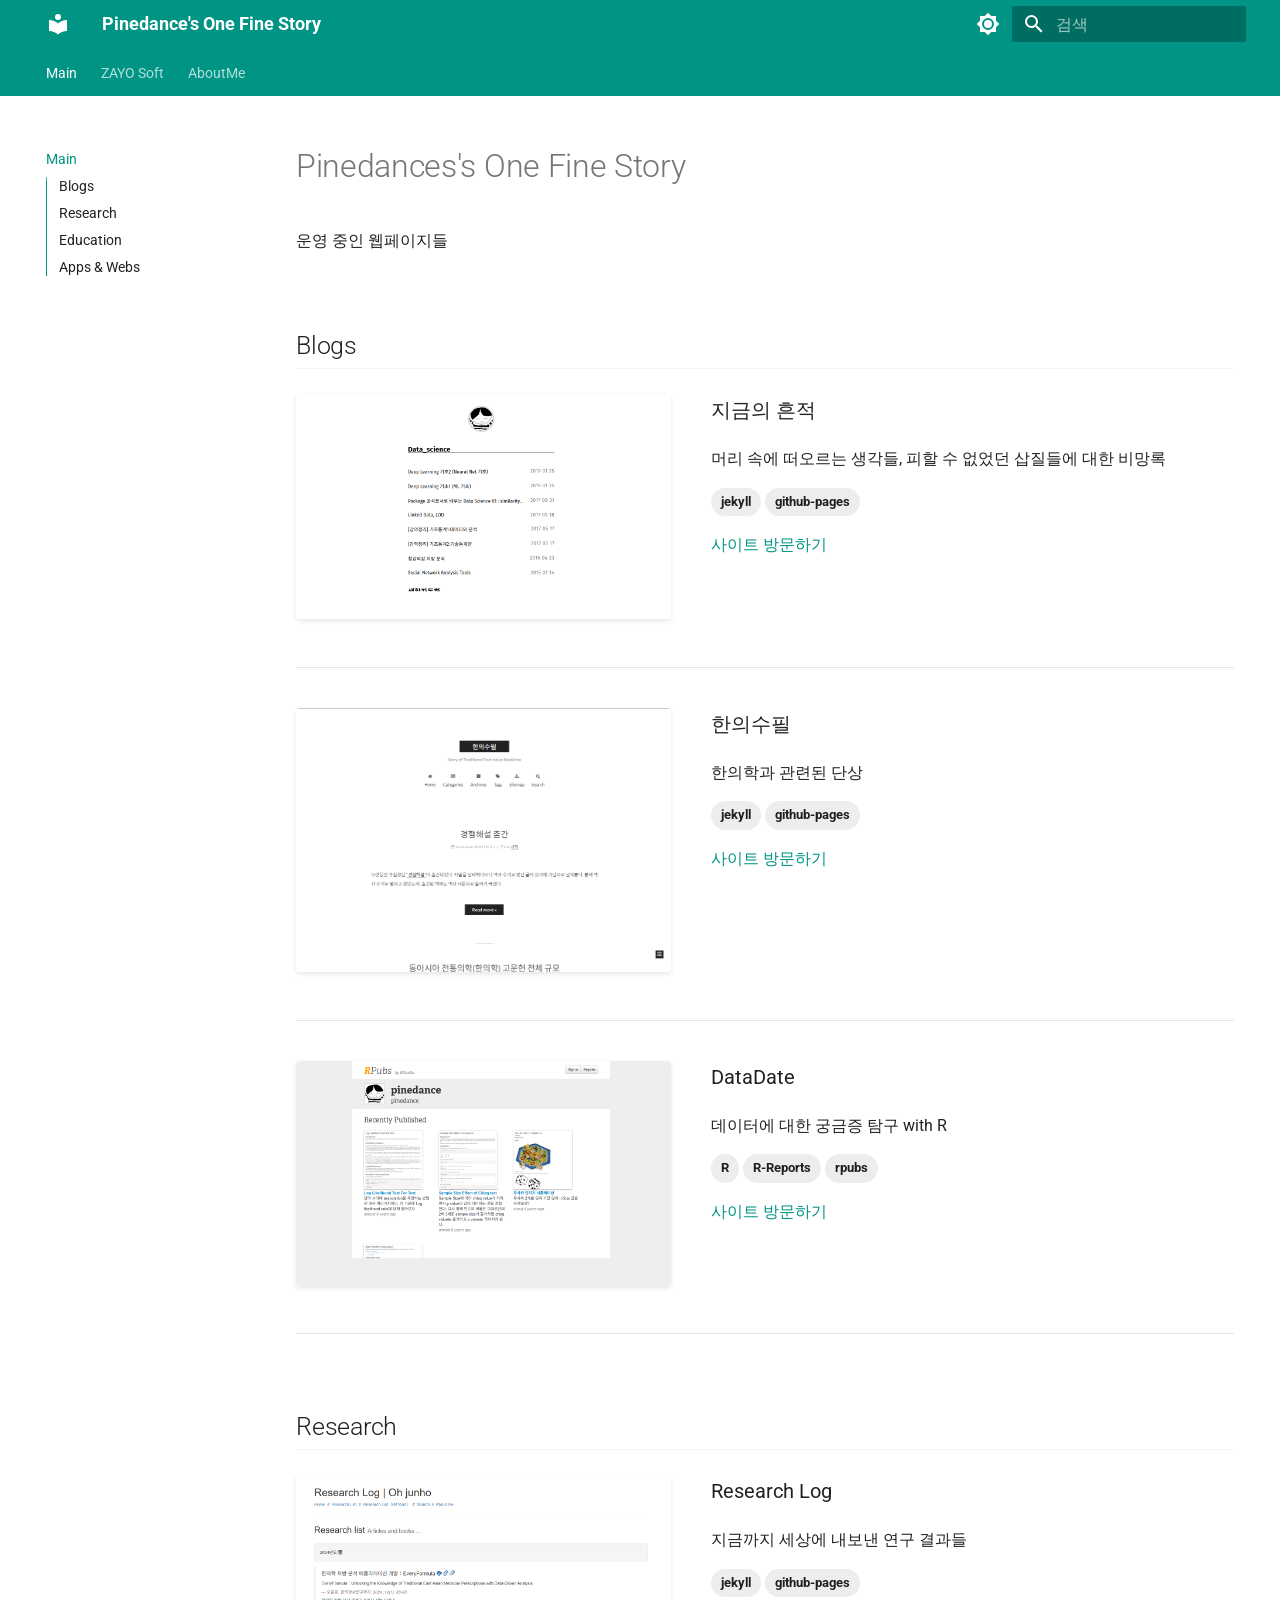
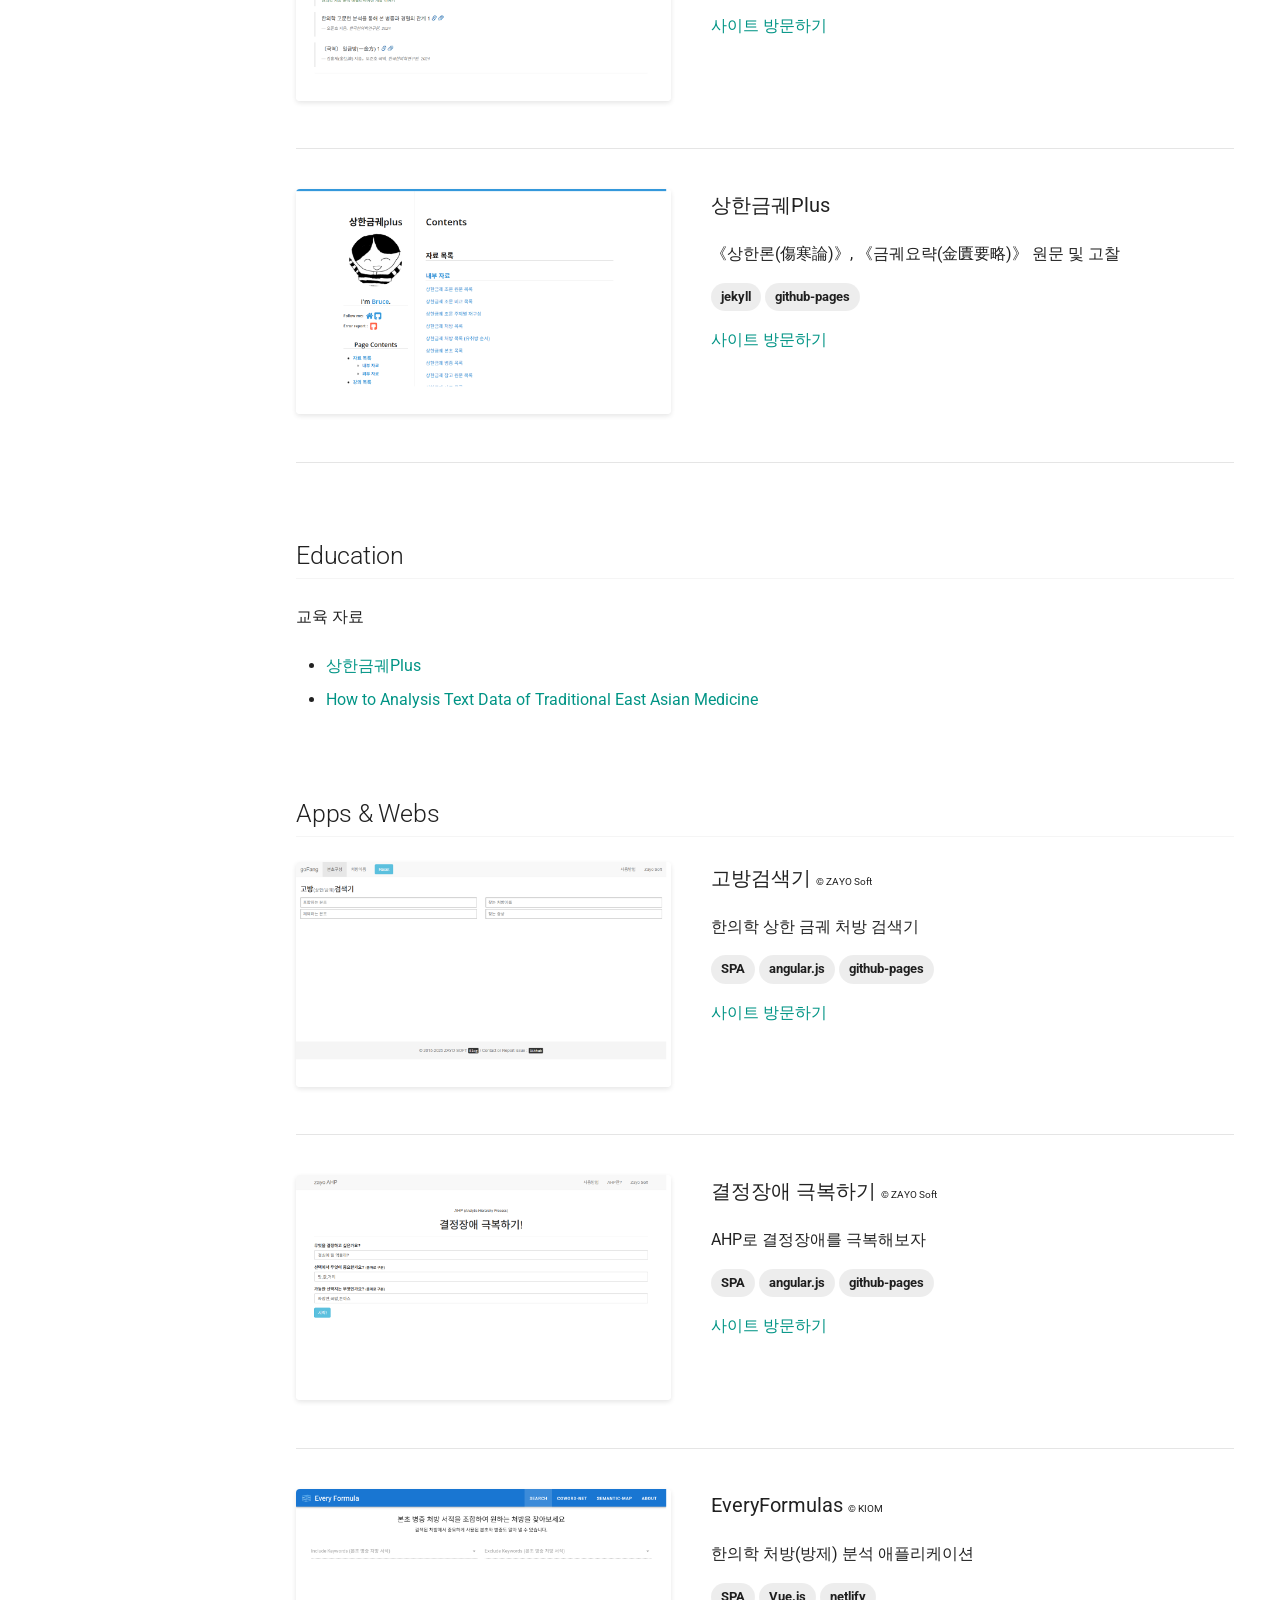
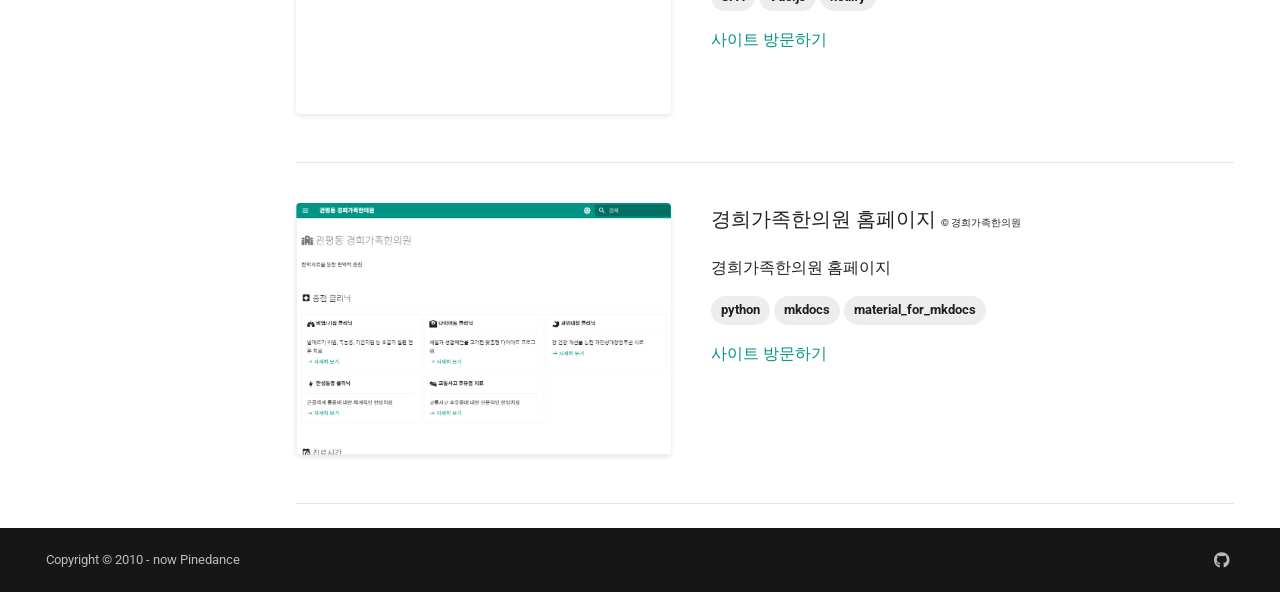
<file: index.html>
<!doctype html>
<html lang="ko" class="no-js">
  <head>
    
      <meta charset="utf-8">
      <meta name="viewport" content="width=device-width,initial-scale=1">
      
        <meta name="description" content="Pinedance's Homepage">
      
      
        <meta name="author" content="pinedance">
      
      
        <link rel="canonical" href="https://pinedance.github.io/">
      
      
      
        <link rel="next" href="zayosoft/">
      
      
      <link rel="icon" href="assets/images/favicon.png">
      <meta name="generator" content="mkdocs-1.6.1, mkdocs-material-9.6.14">
    
    
      
        <title>Pinedance's One Fine Story</title>
      
    
    
      <link rel="stylesheet" href="assets/stylesheets/main.342714a4.min.css">
      
        
        <link rel="stylesheet" href="assets/stylesheets/palette.06af60db.min.css">
      
      


    
    
      
    
    
      
        
        
        <link rel="preconnect" href="https://fonts.gstatic.com" crossorigin>
        <link rel="stylesheet" href="https://fonts.googleapis.com/css?family=Roboto:300,300i,400,400i,700,700i%7CRoboto+Mono:400,400i,700,700i&display=fallback">
        <style>:root{--md-text-font:"Roboto";--md-code-font:"Roboto Mono"}</style>
      
    
    
      <link rel="stylesheet" href="assets/css/custom.css">
    
      <link rel="stylesheet" href="assets/css/showcase.css">
    
    <script>__md_scope=new URL(".",location),__md_hash=e=>[...e].reduce(((e,_)=>(e<<5)-e+_.charCodeAt(0)),0),__md_get=(e,_=localStorage,t=__md_scope)=>JSON.parse(_.getItem(t.pathname+"."+e)),__md_set=(e,_,t=localStorage,a=__md_scope)=>{try{t.setItem(a.pathname+"."+e,JSON.stringify(_))}catch(e){}}</script>
    
      

    
    
    
  </head>
  
  
    
    
      
    
    
    
    
    <body dir="ltr" data-md-color-scheme="default" data-md-color-primary="teal" data-md-color-accent="teal">
  
    
    <input class="md-toggle" data-md-toggle="drawer" type="checkbox" id="__drawer" autocomplete="off">
    <input class="md-toggle" data-md-toggle="search" type="checkbox" id="__search" autocomplete="off">
    <label class="md-overlay" for="__drawer"></label>
    <div data-md-component="skip">
      
        
        <a href="#pinedancess_one_fine_story" class="md-skip">
          콘텐츠로 이동
        </a>
      
    </div>
    <div data-md-component="announce">
      
    </div>
    
    
      

<header class="md-header" data-md-component="header">
  <nav class="md-header__inner md-grid" aria-label="상단/헤더">
    <a href="." title="Pinedance&#39;s One Fine Story" class="md-header__button md-logo" aria-label="Pinedance's One Fine Story" data-md-component="logo">
      
  
  <svg xmlns="http://www.w3.org/2000/svg" viewBox="0 0 24 24"><path d="M12 8a3 3 0 0 0 3-3 3 3 0 0 0-3-3 3 3 0 0 0-3 3 3 3 0 0 0 3 3m0 3.54C9.64 9.35 6.5 8 3 8v11c3.5 0 6.64 1.35 9 3.54 2.36-2.19 5.5-3.54 9-3.54V8c-3.5 0-6.64 1.35-9 3.54"/></svg>

    </a>
    <label class="md-header__button md-icon" for="__drawer">
      
      <svg xmlns="http://www.w3.org/2000/svg" viewBox="0 0 24 24"><path d="M3 6h18v2H3zm0 5h18v2H3zm0 5h18v2H3z"/></svg>
    </label>
    <div class="md-header__title" data-md-component="header-title">
      <div class="md-header__ellipsis">
        <div class="md-header__topic">
          <span class="md-ellipsis">
            Pinedance's One Fine Story
          </span>
        </div>
        <div class="md-header__topic" data-md-component="header-topic">
          <span class="md-ellipsis">
            
              Main
            
          </span>
        </div>
      </div>
    </div>
    
      
        <form class="md-header__option" data-md-component="palette">
  
    
    
    
    <input class="md-option" data-md-color-media="(prefers-color-scheme: light)" data-md-color-scheme="default" data-md-color-primary="teal" data-md-color-accent="teal"  aria-label="다크 모드로 전환"  type="radio" name="__palette" id="__palette_0">
    
      <label class="md-header__button md-icon" title="다크 모드로 전환" for="__palette_1" hidden>
        <svg xmlns="http://www.w3.org/2000/svg" viewBox="0 0 24 24"><path d="M12 8a4 4 0 0 0-4 4 4 4 0 0 0 4 4 4 4 0 0 0 4-4 4 4 0 0 0-4-4m0 10a6 6 0 0 1-6-6 6 6 0 0 1 6-6 6 6 0 0 1 6 6 6 6 0 0 1-6 6m8-9.31V4h-4.69L12 .69 8.69 4H4v4.69L.69 12 4 15.31V20h4.69L12 23.31 15.31 20H20v-4.69L23.31 12z"/></svg>
      </label>
    
  
    
    
    
    <input class="md-option" data-md-color-media="(prefers-color-scheme: dark)" data-md-color-scheme="slate" data-md-color-primary="teal" data-md-color-accent="teal"  aria-label="라이트 모드로 전환"  type="radio" name="__palette" id="__palette_1">
    
      <label class="md-header__button md-icon" title="라이트 모드로 전환" for="__palette_0" hidden>
        <svg xmlns="http://www.w3.org/2000/svg" viewBox="0 0 24 24"><path d="M12 18c-.89 0-1.74-.2-2.5-.55C11.56 16.5 13 14.42 13 12s-1.44-4.5-3.5-5.45C10.26 6.2 11.11 6 12 6a6 6 0 0 1 6 6 6 6 0 0 1-6 6m8-9.31V4h-4.69L12 .69 8.69 4H4v4.69L.69 12 4 15.31V20h4.69L12 23.31 15.31 20H20v-4.69L23.31 12z"/></svg>
      </label>
    
  
</form>
      
    
    
      <script>var palette=__md_get("__palette");if(palette&&palette.color){if("(prefers-color-scheme)"===palette.color.media){var media=matchMedia("(prefers-color-scheme: light)"),input=document.querySelector(media.matches?"[data-md-color-media='(prefers-color-scheme: light)']":"[data-md-color-media='(prefers-color-scheme: dark)']");palette.color.media=input.getAttribute("data-md-color-media"),palette.color.scheme=input.getAttribute("data-md-color-scheme"),palette.color.primary=input.getAttribute("data-md-color-primary"),palette.color.accent=input.getAttribute("data-md-color-accent")}for(var[key,value]of Object.entries(palette.color))document.body.setAttribute("data-md-color-"+key,value)}</script>
    
    
    
      
      
        <label class="md-header__button md-icon" for="__search">
          
          <svg xmlns="http://www.w3.org/2000/svg" viewBox="0 0 24 24"><path d="M9.5 3A6.5 6.5 0 0 1 16 9.5c0 1.61-.59 3.09-1.56 4.23l.27.27h.79l5 5-1.5 1.5-5-5v-.79l-.27-.27A6.52 6.52 0 0 1 9.5 16 6.5 6.5 0 0 1 3 9.5 6.5 6.5 0 0 1 9.5 3m0 2C7 5 5 7 5 9.5S7 14 9.5 14 14 12 14 9.5 12 5 9.5 5"/></svg>
        </label>
        <div class="md-search" data-md-component="search" role="dialog">
  <label class="md-search__overlay" for="__search"></label>
  <div class="md-search__inner" role="search">
    <form class="md-search__form" name="search">
      <input type="text" class="md-search__input" name="query" aria-label="검색" placeholder="검색" autocapitalize="off" autocorrect="off" autocomplete="off" spellcheck="false" data-md-component="search-query" required>
      <label class="md-search__icon md-icon" for="__search">
        
        <svg xmlns="http://www.w3.org/2000/svg" viewBox="0 0 24 24"><path d="M9.5 3A6.5 6.5 0 0 1 16 9.5c0 1.61-.59 3.09-1.56 4.23l.27.27h.79l5 5-1.5 1.5-5-5v-.79l-.27-.27A6.52 6.52 0 0 1 9.5 16 6.5 6.5 0 0 1 3 9.5 6.5 6.5 0 0 1 9.5 3m0 2C7 5 5 7 5 9.5S7 14 9.5 14 14 12 14 9.5 12 5 9.5 5"/></svg>
        
        <svg xmlns="http://www.w3.org/2000/svg" viewBox="0 0 24 24"><path d="M20 11v2H8l5.5 5.5-1.42 1.42L4.16 12l7.92-7.92L13.5 5.5 8 11z"/></svg>
      </label>
      <nav class="md-search__options" aria-label="검색">
        
          <a href="javascript:void(0)" class="md-search__icon md-icon" title="공유" aria-label="공유" data-clipboard data-clipboard-text="" data-md-component="search-share" tabindex="-1">
            
            <svg xmlns="http://www.w3.org/2000/svg" viewBox="0 0 24 24"><path d="M18 16.08c-.76 0-1.44.3-1.96.77L8.91 12.7c.05-.23.09-.46.09-.7s-.04-.47-.09-.7l7.05-4.11c.54.5 1.25.81 2.04.81a3 3 0 0 0 3-3 3 3 0 0 0-3-3 3 3 0 0 0-3 3c0 .24.04.47.09.7L8.04 9.81C7.5 9.31 6.79 9 6 9a3 3 0 0 0-3 3 3 3 0 0 0 3 3c.79 0 1.5-.31 2.04-.81l7.12 4.15c-.05.21-.08.43-.08.66 0 1.61 1.31 2.91 2.92 2.91s2.92-1.3 2.92-2.91A2.92 2.92 0 0 0 18 16.08"/></svg>
          </a>
        
        <button type="reset" class="md-search__icon md-icon" title="지우기" aria-label="지우기" tabindex="-1">
          
          <svg xmlns="http://www.w3.org/2000/svg" viewBox="0 0 24 24"><path d="M19 6.41 17.59 5 12 10.59 6.41 5 5 6.41 10.59 12 5 17.59 6.41 19 12 13.41 17.59 19 19 17.59 13.41 12z"/></svg>
        </button>
      </nav>
      
        <div class="md-search__suggest" data-md-component="search-suggest"></div>
      
    </form>
    <div class="md-search__output">
      <div class="md-search__scrollwrap" tabindex="0" data-md-scrollfix>
        <div class="md-search-result" data-md-component="search-result">
          <div class="md-search-result__meta">
            검색 초기화
          </div>
          <ol class="md-search-result__list" role="presentation"></ol>
        </div>
      </div>
    </div>
  </div>
</div>
      
    
    
  </nav>
  
</header>
    
    <div class="md-container" data-md-component="container">
      
      
        
          
            
<nav class="md-tabs" aria-label="탭" data-md-component="tabs">
  <div class="md-grid">
    <ul class="md-tabs__list">
      
        
  
  
  
    
  
  
    <li class="md-tabs__item md-tabs__item--active">
      <a href="." class="md-tabs__link">
        
  
  
    
  
  Main

      </a>
    </li>
  

      
        
  
  
  
  
    <li class="md-tabs__item">
      <a href="zayosoft/" class="md-tabs__link">
        
  
  
    
  
  ZAYO Soft

      </a>
    </li>
  

      
        
  
  
  
  
    <li class="md-tabs__item">
      <a href="aboutme/" class="md-tabs__link">
        
  
  
    
  
  AboutMe

      </a>
    </li>
  

      
    </ul>
  </div>
</nav>
          
        
      
      <main class="md-main" data-md-component="main">
        <div class="md-main__inner md-grid">
          
            
              
              <div class="md-sidebar md-sidebar--primary" data-md-component="sidebar" data-md-type="navigation" >
                <div class="md-sidebar__scrollwrap">
                  <div class="md-sidebar__inner">
                    


  


  

<nav class="md-nav md-nav--primary md-nav--lifted md-nav--integrated" aria-label="네비게이션" data-md-level="0">
  <label class="md-nav__title" for="__drawer">
    <a href="." title="Pinedance&#39;s One Fine Story" class="md-nav__button md-logo" aria-label="Pinedance's One Fine Story" data-md-component="logo">
      
  
  <svg xmlns="http://www.w3.org/2000/svg" viewBox="0 0 24 24"><path d="M12 8a3 3 0 0 0 3-3 3 3 0 0 0-3-3 3 3 0 0 0-3 3 3 3 0 0 0 3 3m0 3.54C9.64 9.35 6.5 8 3 8v11c3.5 0 6.64 1.35 9 3.54 2.36-2.19 5.5-3.54 9-3.54V8c-3.5 0-6.64 1.35-9 3.54"/></svg>

    </a>
    Pinedance's One Fine Story
  </label>
  
  <ul class="md-nav__list" data-md-scrollfix>
    
      
      
  
  
    
  
  
  
    <li class="md-nav__item md-nav__item--active">
      
      <input class="md-nav__toggle md-toggle" type="checkbox" id="__toc">
      
      
        
      
      
        <label class="md-nav__link md-nav__link--active" for="__toc">
          
  
  
  <span class="md-ellipsis">
    Main
    
  </span>
  

          <span class="md-nav__icon md-icon"></span>
        </label>
      
      <a href="." class="md-nav__link md-nav__link--active">
        
  
  
  <span class="md-ellipsis">
    Main
    
  </span>
  

      </a>
      
        

<nav class="md-nav md-nav--secondary" aria-label="목차">
  
  
  
    
  
  
    <label class="md-nav__title" for="__toc">
      <span class="md-nav__icon md-icon"></span>
      목차
    </label>
    <ul class="md-nav__list" data-md-component="toc" data-md-scrollfix>
      
        <li class="md-nav__item">
  <a href="#blogs" class="md-nav__link">
    <span class="md-ellipsis">
      Blogs
    </span>
  </a>
  
</li>
      
        <li class="md-nav__item">
  <a href="#research" class="md-nav__link">
    <span class="md-ellipsis">
      Research
    </span>
  </a>
  
</li>
      
        <li class="md-nav__item">
  <a href="#education" class="md-nav__link">
    <span class="md-ellipsis">
      Education
    </span>
  </a>
  
</li>
      
        <li class="md-nav__item">
  <a href="#apps_webs" class="md-nav__link">
    <span class="md-ellipsis">
      Apps &amp; Webs
    </span>
  </a>
  
</li>
      
    </ul>
  
</nav>
      
    </li>
  

    
      
      
  
  
  
  
    <li class="md-nav__item">
      <a href="zayosoft/" class="md-nav__link">
        
  
  
  <span class="md-ellipsis">
    ZAYO Soft
    
  </span>
  

      </a>
    </li>
  

    
      
      
  
  
  
  
    <li class="md-nav__item">
      <a href="aboutme/" class="md-nav__link">
        
  
  
  <span class="md-ellipsis">
    AboutMe
    
  </span>
  

      </a>
    </li>
  

    
  </ul>
</nav>
                  </div>
                </div>
              </div>
            
            
          
          
            <div class="md-content" data-md-component="content">
              <article class="md-content__inner md-typeset">
                
                  



<h1 id="pinedancess_one_fine_story">Pinedances's One Fine Story<a class="headerlink" href="#pinedancess_one_fine_story" title="Permanent link">&para;</a></h1>
<p>운영 중인 웹페이지들</p>
<h2 id="blogs">Blogs<a class="headerlink" href="#blogs" title="Permanent link">&para;</a></h2>
<div class="showcase-item">
  <div class="showcase-image">

    <a href="https://pinedance.github.io/blog" target="_blank">
      <img src="images/blogs1.png" alt="지금의 흔적 스냅샷">
    </a>

  </div>
  <div class="showcase-content">
    <p class="showcase-title">지금의 흔적

    </p>

    <p>머리 속에 떠오르는 생각들, 피할 수 없었던 삽질들에 대한 비망록</p>


    <div class="article-tags">

      <span class="md-tag">jekyll</span>

      <span class="md-tag">github-pages</span>

    </div>




    <p>
      <a href="https://pinedance.github.io/blog" target="_blank">사이트 방문하기</a>
    </p>


  </div>
</div>

<div class="showcase-item">
  <div class="showcase-image">

    <a href="https://pinedance.github.io/mediclassics/" target="_blank">
      <img src="images/blogs2.png" alt="한의수필 스냅샷">
    </a>

  </div>
  <div class="showcase-content">
    <p class="showcase-title">한의수필

    </p>

    <p>한의학과 관련된 단상</p>


    <div class="article-tags">

      <span class="md-tag">jekyll</span>

      <span class="md-tag">github-pages</span>

    </div>




    <p>
      <a href="https://pinedance.github.io/mediclassics/" target="_blank">사이트 방문하기</a>
    </p>


  </div>
</div>

<div class="showcase-item">
  <div class="showcase-image">

    <a href="https://rpubs.com/pinedance" target="_blank">
      <img src="images/blogs3.png" alt="DataDate 스냅샷">
    </a>

  </div>
  <div class="showcase-content">
    <p class="showcase-title">DataDate

    </p>

    <p>데이터에 대한 궁금증 탐구 with R</p>


    <div class="article-tags">

      <span class="md-tag">R</span>

      <span class="md-tag">R-Reports</span>

      <span class="md-tag">rpubs</span>

    </div>




    <p>
      <a href="https://rpubs.com/pinedance" target="_blank">사이트 방문하기</a>
    </p>


  </div>
</div>

<h2 id="research">Research<a class="headerlink" href="#research" title="Permanent link">&para;</a></h2>
<div class="showcase-item">
  <div class="showcase-image">

    <a href="https://pinedance.github.io/research/" target="_blank">
      <img src="images/research1.png" alt="Research Log 스냅샷">
    </a>

  </div>
  <div class="showcase-content">
    <p class="showcase-title">Research Log

    </p>

    <p>지금까지 세상에 내보낸 연구 결과들</p>


    <div class="article-tags">

      <span class="md-tag">jekyll</span>

      <span class="md-tag">github-pages</span>

    </div>




    <p>
      <a href="https://pinedance.github.io/research/" target="_blank">사이트 방문하기</a>
    </p>


  </div>
</div>

<div class="showcase-item">
  <div class="showcase-image">

    <a href="https://pinedance.github.io/shanghanlun/" target="_blank">
      <img src="images/research2.png" alt="상한금궤Plus 스냅샷">
    </a>

  </div>
  <div class="showcase-content">
    <p class="showcase-title">상한금궤Plus

    </p>

    <p>《상한론(傷寒論)》, 《금궤요략(金匱要略)》 원문 및 고찰</p>


    <div class="article-tags">

      <span class="md-tag">jekyll</span>

      <span class="md-tag">github-pages</span>

    </div>




    <p>
      <a href="https://pinedance.github.io/shanghanlun/" target="_blank">사이트 방문하기</a>
    </p>


  </div>
</div>

<!-- 

## Demo

연구 및 프로젝트의 데모 페이지



- Junho OH. Accupoints Pathologies Ver1 Demo App 2014 2014 [Internet]. Available from: [https://pinedance.github.io/demo#/accupoints-pathologies](https://pinedance.github.io/demo#/accupoints-pathologies)



- Junho OH. HF-IFF Demo App 2015 [Internet]. Available from: [https://pinedance.github.io/demo#/HF-IFF](https://pinedance.github.io/demo#/HF-IFF)



- Junho OH. Accupoints Pathologies Ver2 Demo App 2015 [Internet]. Available from: [https://pinedance.github.io/demo#/accupoints-pathologies2](https://pinedance.github.io/demo#/accupoints-pathologies2)



- Junho OH. Accupoints Pathologies Ver3 Demo App 2016 [Internet]. Available from: [https://pinedance.github.io/demo#/accupoints-pathologies3](https://pinedance.github.io/demo#/accupoints-pathologies3)



- Junho OH. Detecting Local Text Reuse Demo App 2020 [Internet]. Available from: [https://pinedance.github.io/demo#/detecting-local-text-reuse](https://pinedance.github.io/demo#/detecting-local-text-reuse)



-->

<h2 id="education">Education<a class="headerlink" href="#education" title="Permanent link">&para;</a></h2>
<p>교육 자료</p>
<ul>
<li>
<p><a href="https://pinedance.github.io/shanghanlun/">상한금궤Plus</a></p>
</li>
<li>
<p><a href="https://nbviewer.org/github/pinedance/workshop-KM-data-analysis/blob/master/notebooks/README.ipynb">How to Analysis Text Data of Traditional East Asian Medicine</a></p>
</li>
</ul>
<h2 id="apps_webs">Apps &amp; Webs<a class="headerlink" href="#apps_webs" title="Permanent link">&para;</a></h2>
<div class="showcase-item">
  <div class="showcase-image">

    <a href="https://zayosoft.github.io/spa-gofang/formulafinder.html" target="_blank">
      <img src="images/appsnwebs1.png" alt="고방검색기 스냅샷">
    </a>

  </div>
  <div class="showcase-content">
    <p class="showcase-title">고방검색기

      <span class="showcase-copyright">
        &copy; ZAYO Soft
      </span>

    </p>

    <p>한의학 상한 금궤 처방 검색기</p>


    <div class="article-tags">

      <span class="md-tag">SPA</span>

      <span class="md-tag">angular.js</span>

      <span class="md-tag">github-pages</span>

    </div>




    <p>
      <a href="https://zayosoft.github.io/spa-gofang/formulafinder.html" target="_blank">사이트 방문하기</a>
    </p>


  </div>
</div>

<div class="showcase-item">
  <div class="showcase-image">

    <a href="https://zayosoft.github.io/spa-ahp-mind-miner/app.html" target="_blank">
      <img src="images/appsnwebs2.png" alt="결정장애 극복하기 스냅샷">
    </a>

  </div>
  <div class="showcase-content">
    <p class="showcase-title">결정장애 극복하기

      <span class="showcase-copyright">
        &copy; ZAYO Soft
      </span>

    </p>

    <p>AHP로 결정장애를 극복해보자</p>


    <div class="article-tags">

      <span class="md-tag">SPA</span>

      <span class="md-tag">angular.js</span>

      <span class="md-tag">github-pages</span>

    </div>




    <p>
      <a href="https://zayosoft.github.io/spa-ahp-mind-miner/app.html" target="_blank">사이트 방문하기</a>
    </p>


  </div>
</div>

<div class="showcase-item">
  <div class="showcase-image">

    <a href="https://every-formula.netlify.app" target="_blank">
      <img src="images/appsnwebs3.png" alt="EveryFormulas 스냅샷">
    </a>

  </div>
  <div class="showcase-content">
    <p class="showcase-title">EveryFormulas

      <span class="showcase-copyright">
        &copy; KIOM
      </span>

    </p>

    <p>한의학 처방(방제) 분석 애플리케이션</p>


    <div class="article-tags">

      <span class="md-tag">SPA</span>

      <span class="md-tag">Vue.js</span>

      <span class="md-tag">netlify</span>

    </div>




    <p>
      <a href="https://every-formula.netlify.app" target="_blank">사이트 방문하기</a>
    </p>


  </div>
</div>

<div class="showcase-item">
  <div class="showcase-image">

    <a href="https://www.khfamilyclinic.com" target="_blank">
      <img src="images/appsnwebs4.png" alt="경희가족한의원 홈페이지 스냅샷">
    </a>

  </div>
  <div class="showcase-content">
    <p class="showcase-title">경희가족한의원 홈페이지

      <span class="showcase-copyright">
        &copy; 경희가족한의원
      </span>

    </p>

    <p>경희가족한의원 홈페이지</p>


    <div class="article-tags">

      <span class="md-tag">python</span>

      <span class="md-tag">mkdocs</span>

      <span class="md-tag">material_for_mkdocs</span>

    </div>




    <p>
      <a href="https://www.khfamilyclinic.com" target="_blank">사이트 방문하기</a>
    </p>


  </div>
</div>

<!--
## 기고
-->












                
              </article>
            </div>
          
          
  <script>var tabs=__md_get("__tabs");if(Array.isArray(tabs))e:for(var set of document.querySelectorAll(".tabbed-set")){var labels=set.querySelector(".tabbed-labels");for(var tab of tabs)for(var label of labels.getElementsByTagName("label"))if(label.innerText.trim()===tab){var input=document.getElementById(label.htmlFor);input.checked=!0;continue e}}</script>

<script>var target=document.getElementById(location.hash.slice(1));target&&target.name&&(target.checked=target.name.startsWith("__tabbed_"))</script>
        </div>
        
          <button type="button" class="md-top md-icon" data-md-component="top" hidden>
  
  <svg xmlns="http://www.w3.org/2000/svg" viewBox="0 0 24 24"><path d="M13 20h-2V8l-5.5 5.5-1.42-1.42L12 4.16l7.92 7.92-1.42 1.42L13 8z"/></svg>
  맨위로
</button>
        
      </main>
      
        <footer class="md-footer">
  
  <div class="md-footer-meta md-typeset">
    <div class="md-footer-meta__inner md-grid">
      <div class="md-copyright">
  
    <div class="md-copyright__highlight">
      Copyright &copy; 2010 - now Pinedance
    </div>
  
  
</div>
      
        <div class="md-social">
  
    
    
    
    
      
      
    
    <a href="https://github.com/pinedance" target="_blank" rel="noopener" title="github.com" class="md-social__link">
      <svg xmlns="http://www.w3.org/2000/svg" viewBox="0 0 496 512"><!--! Font Awesome Free 6.7.2 by @fontawesome - https://fontawesome.com License - https://fontawesome.com/license/free (Icons: CC BY 4.0, Fonts: SIL OFL 1.1, Code: MIT License) Copyright 2024 Fonticons, Inc.--><path d="M165.9 397.4c0 2-2.3 3.6-5.2 3.6-3.3.3-5.6-1.3-5.6-3.6 0-2 2.3-3.6 5.2-3.6 3-.3 5.6 1.3 5.6 3.6m-31.1-4.5c-.7 2 1.3 4.3 4.3 4.9 2.6 1 5.6 0 6.2-2s-1.3-4.3-4.3-5.2c-2.6-.7-5.5.3-6.2 2.3m44.2-1.7c-2.9.7-4.9 2.6-4.6 4.9.3 2 2.9 3.3 5.9 2.6 2.9-.7 4.9-2.6 4.6-4.6-.3-1.9-3-3.2-5.9-2.9M244.8 8C106.1 8 0 113.3 0 252c0 110.9 69.8 205.8 169.5 239.2 12.8 2.3 17.3-5.6 17.3-12.1 0-6.2-.3-40.4-.3-61.4 0 0-70 15-84.7-29.8 0 0-11.4-29.1-27.8-36.6 0 0-22.9-15.7 1.6-15.4 0 0 24.9 2 38.6 25.8 21.9 38.6 58.6 27.5 72.9 20.9 2.3-16 8.8-27.1 16-33.7-55.9-6.2-112.3-14.3-112.3-110.5 0-27.5 7.6-41.3 23.6-58.9-2.6-6.5-11.1-33.3 2.6-67.9 20.9-6.5 69 27 69 27 20-5.6 41.5-8.5 62.8-8.5s42.8 2.9 62.8 8.5c0 0 48.1-33.6 69-27 13.7 34.7 5.2 61.4 2.6 67.9 16 17.7 25.8 31.5 25.8 58.9 0 96.5-58.9 104.2-114.8 110.5 9.2 7.9 17 22.9 17 46.4 0 33.7-.3 75.4-.3 83.6 0 6.5 4.6 14.4 17.3 12.1C428.2 457.8 496 362.9 496 252 496 113.3 383.5 8 244.8 8M97.2 352.9c-1.3 1-1 3.3.7 5.2 1.6 1.6 3.9 2.3 5.2 1 1.3-1 1-3.3-.7-5.2-1.6-1.6-3.9-2.3-5.2-1m-10.8-8.1c-.7 1.3.3 2.9 2.3 3.9 1.6 1 3.6.7 4.3-.7.7-1.3-.3-2.9-2.3-3.9-2-.6-3.6-.3-4.3.7m32.4 35.6c-1.6 1.3-1 4.3 1.3 6.2 2.3 2.3 5.2 2.6 6.5 1 1.3-1.3.7-4.3-1.3-6.2-2.2-2.3-5.2-2.6-6.5-1m-11.4-14.7c-1.6 1-1.6 3.6 0 5.9s4.3 3.3 5.6 2.3c1.6-1.3 1.6-3.9 0-6.2-1.4-2.3-4-3.3-5.6-2"/></svg>
    </a>
  
</div>
      
    </div>
  </div>
</footer>
      
    </div>
    <div class="md-dialog" data-md-component="dialog">
      <div class="md-dialog__inner md-typeset"></div>
    </div>
    
    
    
      
      <script id="__config" type="application/json">{"base": ".", "features": ["navigation.tabs", "navigation.sections", "navigation.expand", "navigation.path", "navigation.top", "navigation.tracking", "navigation.instant", "search.suggest", "search.highlight", "search.share", "content.tabs.link", "content.code.copy", "toc.follow", "toc.integrate", "announce.dismiss"], "search": "assets/javascripts/workers/search.d50fe291.min.js", "tags": null, "translations": {"clipboard.copied": "\ud074\ub9bd\ubcf4\ub4dc\uc5d0 \ubcf5\uc0ac\ub428", "clipboard.copy": "\ud074\ub9bd\ubcf4\ub4dc\ub85c \ubcf5\uc0ac", "search.result.more.one": "\uc774 \ubb38\uc11c\uc5d0\uc11c 1\uac1c\uc758 \uac80\uc0c9 \uacb0\uacfc \ub354 \ubcf4\uae30", "search.result.more.other": "\uc774 \ubb38\uc11c\uc5d0\uc11c #\uac1c\uc758 \uac80\uc0c9 \uacb0\uacfc \ub354 \ubcf4\uae30", "search.result.none": "\uac80\uc0c9\uc5b4\uc640 \uc77c\uce58\ud558\ub294 \ubb38\uc11c\uac00 \uc5c6\uc2b5\ub2c8\ub2e4", "search.result.one": "1\uac1c\uc758 \uc77c\uce58\ud558\ub294 \ubb38\uc11c", "search.result.other": "#\uac1c\uc758 \uc77c\uce58\ud558\ub294 \ubb38\uc11c", "search.result.placeholder": "\uac80\uc0c9\uc5b4\ub97c \uc785\ub825\ud558\uc138\uc694", "search.result.term.missing": "\ud3ec\ud568\ub418\uc9c0 \uc54a\uc740 \uac80\uc0c9\uc5b4", "select.version": "\ubc84\uc804 \uc120\ud0dd"}, "version": null}</script>
    
    
      <script src="assets/javascripts/bundle.13a4f30d.min.js"></script>
      
    
  </body>
</html>
</file>
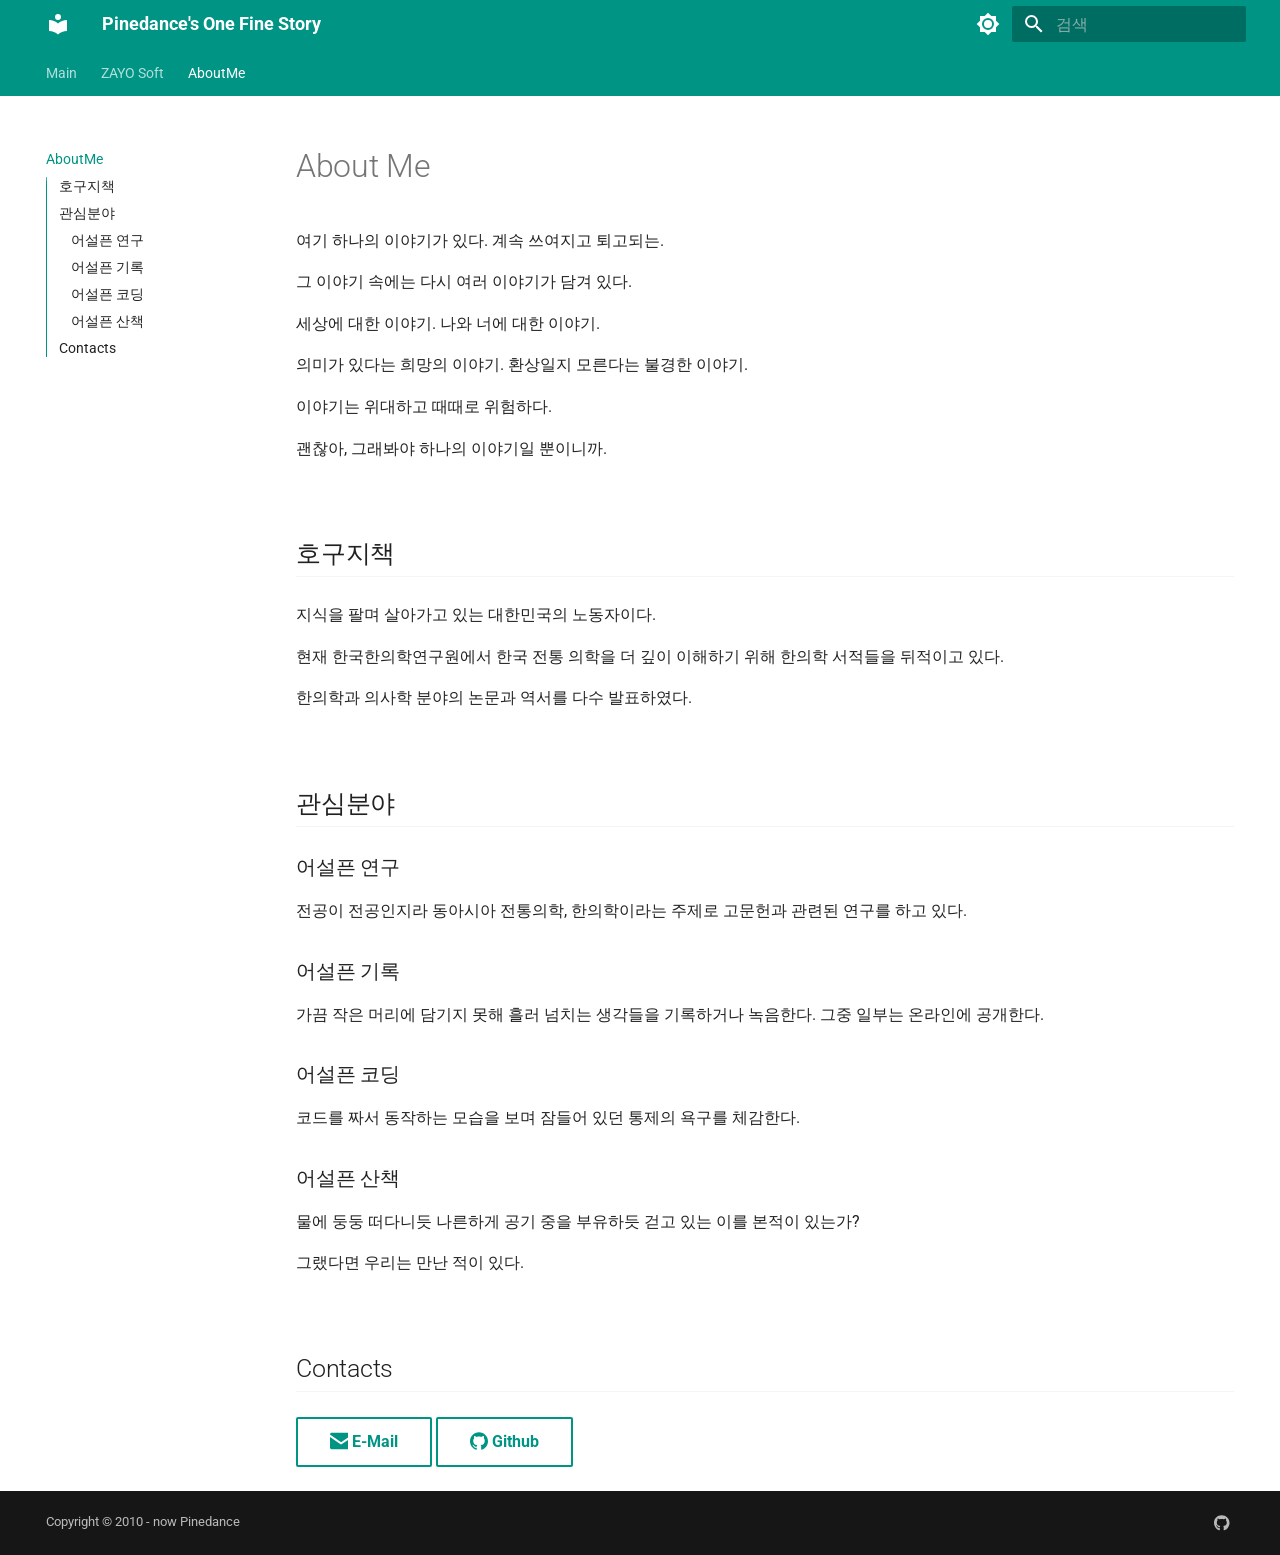
<file: aboutme/index.html>
<!doctype html>
<html lang="ko" class="no-js">
  <head>
    
      <meta charset="utf-8">
      <meta name="viewport" content="width=device-width,initial-scale=1">
      
        <meta name="description" content="Pinedance's Homepage">
      
      
        <meta name="author" content="pinedance">
      
      
        <link rel="canonical" href="https://pinedance.github.io/aboutme/">
      
      
        <link rel="prev" href="../zayosoft/">
      
      
      
      <link rel="icon" href="../assets/images/favicon.png">
      <meta name="generator" content="mkdocs-1.6.1, mkdocs-material-9.6.14">
    
    
      
        <title>About Me - Pinedance's One Fine Story</title>
      
    
    
      <link rel="stylesheet" href="../assets/stylesheets/main.342714a4.min.css">
      
        
        <link rel="stylesheet" href="../assets/stylesheets/palette.06af60db.min.css">
      
      


    
    
      
    
    
      
        
        
        <link rel="preconnect" href="https://fonts.gstatic.com" crossorigin>
        <link rel="stylesheet" href="https://fonts.googleapis.com/css?family=Roboto:300,300i,400,400i,700,700i%7CRoboto+Mono:400,400i,700,700i&display=fallback">
        <style>:root{--md-text-font:"Roboto";--md-code-font:"Roboto Mono"}</style>
      
    
    
      <link rel="stylesheet" href="../assets/css/custom.css">
    
      <link rel="stylesheet" href="../assets/css/showcase.css">
    
    <script>__md_scope=new URL("..",location),__md_hash=e=>[...e].reduce(((e,_)=>(e<<5)-e+_.charCodeAt(0)),0),__md_get=(e,_=localStorage,t=__md_scope)=>JSON.parse(_.getItem(t.pathname+"."+e)),__md_set=(e,_,t=localStorage,a=__md_scope)=>{try{t.setItem(a.pathname+"."+e,JSON.stringify(_))}catch(e){}}</script>
    
      

    
    
    
  </head>
  
  
    
    
      
    
    
    
    
    <body dir="ltr" data-md-color-scheme="default" data-md-color-primary="teal" data-md-color-accent="teal">
  
    
    <input class="md-toggle" data-md-toggle="drawer" type="checkbox" id="__drawer" autocomplete="off">
    <input class="md-toggle" data-md-toggle="search" type="checkbox" id="__search" autocomplete="off">
    <label class="md-overlay" for="__drawer"></label>
    <div data-md-component="skip">
      
        
        <a href="#about_me" class="md-skip">
          콘텐츠로 이동
        </a>
      
    </div>
    <div data-md-component="announce">
      
    </div>
    
    
      

<header class="md-header" data-md-component="header">
  <nav class="md-header__inner md-grid" aria-label="상단/헤더">
    <a href=".." title="Pinedance&#39;s One Fine Story" class="md-header__button md-logo" aria-label="Pinedance's One Fine Story" data-md-component="logo">
      
  
  <svg xmlns="http://www.w3.org/2000/svg" viewBox="0 0 24 24"><path d="M12 8a3 3 0 0 0 3-3 3 3 0 0 0-3-3 3 3 0 0 0-3 3 3 3 0 0 0 3 3m0 3.54C9.64 9.35 6.5 8 3 8v11c3.5 0 6.64 1.35 9 3.54 2.36-2.19 5.5-3.54 9-3.54V8c-3.5 0-6.64 1.35-9 3.54"/></svg>

    </a>
    <label class="md-header__button md-icon" for="__drawer">
      
      <svg xmlns="http://www.w3.org/2000/svg" viewBox="0 0 24 24"><path d="M3 6h18v2H3zm0 5h18v2H3zm0 5h18v2H3z"/></svg>
    </label>
    <div class="md-header__title" data-md-component="header-title">
      <div class="md-header__ellipsis">
        <div class="md-header__topic">
          <span class="md-ellipsis">
            Pinedance's One Fine Story
          </span>
        </div>
        <div class="md-header__topic" data-md-component="header-topic">
          <span class="md-ellipsis">
            
              About Me
            
          </span>
        </div>
      </div>
    </div>
    
      
        <form class="md-header__option" data-md-component="palette">
  
    
    
    
    <input class="md-option" data-md-color-media="(prefers-color-scheme: light)" data-md-color-scheme="default" data-md-color-primary="teal" data-md-color-accent="teal"  aria-label="다크 모드로 전환"  type="radio" name="__palette" id="__palette_0">
    
      <label class="md-header__button md-icon" title="다크 모드로 전환" for="__palette_1" hidden>
        <svg xmlns="http://www.w3.org/2000/svg" viewBox="0 0 24 24"><path d="M12 8a4 4 0 0 0-4 4 4 4 0 0 0 4 4 4 4 0 0 0 4-4 4 4 0 0 0-4-4m0 10a6 6 0 0 1-6-6 6 6 0 0 1 6-6 6 6 0 0 1 6 6 6 6 0 0 1-6 6m8-9.31V4h-4.69L12 .69 8.69 4H4v4.69L.69 12 4 15.31V20h4.69L12 23.31 15.31 20H20v-4.69L23.31 12z"/></svg>
      </label>
    
  
    
    
    
    <input class="md-option" data-md-color-media="(prefers-color-scheme: dark)" data-md-color-scheme="slate" data-md-color-primary="teal" data-md-color-accent="teal"  aria-label="라이트 모드로 전환"  type="radio" name="__palette" id="__palette_1">
    
      <label class="md-header__button md-icon" title="라이트 모드로 전환" for="__palette_0" hidden>
        <svg xmlns="http://www.w3.org/2000/svg" viewBox="0 0 24 24"><path d="M12 18c-.89 0-1.74-.2-2.5-.55C11.56 16.5 13 14.42 13 12s-1.44-4.5-3.5-5.45C10.26 6.2 11.11 6 12 6a6 6 0 0 1 6 6 6 6 0 0 1-6 6m8-9.31V4h-4.69L12 .69 8.69 4H4v4.69L.69 12 4 15.31V20h4.69L12 23.31 15.31 20H20v-4.69L23.31 12z"/></svg>
      </label>
    
  
</form>
      
    
    
      <script>var palette=__md_get("__palette");if(palette&&palette.color){if("(prefers-color-scheme)"===palette.color.media){var media=matchMedia("(prefers-color-scheme: light)"),input=document.querySelector(media.matches?"[data-md-color-media='(prefers-color-scheme: light)']":"[data-md-color-media='(prefers-color-scheme: dark)']");palette.color.media=input.getAttribute("data-md-color-media"),palette.color.scheme=input.getAttribute("data-md-color-scheme"),palette.color.primary=input.getAttribute("data-md-color-primary"),palette.color.accent=input.getAttribute("data-md-color-accent")}for(var[key,value]of Object.entries(palette.color))document.body.setAttribute("data-md-color-"+key,value)}</script>
    
    
    
      
      
        <label class="md-header__button md-icon" for="__search">
          
          <svg xmlns="http://www.w3.org/2000/svg" viewBox="0 0 24 24"><path d="M9.5 3A6.5 6.5 0 0 1 16 9.5c0 1.61-.59 3.09-1.56 4.23l.27.27h.79l5 5-1.5 1.5-5-5v-.79l-.27-.27A6.52 6.52 0 0 1 9.5 16 6.5 6.5 0 0 1 3 9.5 6.5 6.5 0 0 1 9.5 3m0 2C7 5 5 7 5 9.5S7 14 9.5 14 14 12 14 9.5 12 5 9.5 5"/></svg>
        </label>
        <div class="md-search" data-md-component="search" role="dialog">
  <label class="md-search__overlay" for="__search"></label>
  <div class="md-search__inner" role="search">
    <form class="md-search__form" name="search">
      <input type="text" class="md-search__input" name="query" aria-label="검색" placeholder="검색" autocapitalize="off" autocorrect="off" autocomplete="off" spellcheck="false" data-md-component="search-query" required>
      <label class="md-search__icon md-icon" for="__search">
        
        <svg xmlns="http://www.w3.org/2000/svg" viewBox="0 0 24 24"><path d="M9.5 3A6.5 6.5 0 0 1 16 9.5c0 1.61-.59 3.09-1.56 4.23l.27.27h.79l5 5-1.5 1.5-5-5v-.79l-.27-.27A6.52 6.52 0 0 1 9.5 16 6.5 6.5 0 0 1 3 9.5 6.5 6.5 0 0 1 9.5 3m0 2C7 5 5 7 5 9.5S7 14 9.5 14 14 12 14 9.5 12 5 9.5 5"/></svg>
        
        <svg xmlns="http://www.w3.org/2000/svg" viewBox="0 0 24 24"><path d="M20 11v2H8l5.5 5.5-1.42 1.42L4.16 12l7.92-7.92L13.5 5.5 8 11z"/></svg>
      </label>
      <nav class="md-search__options" aria-label="검색">
        
          <a href="javascript:void(0)" class="md-search__icon md-icon" title="공유" aria-label="공유" data-clipboard data-clipboard-text="" data-md-component="search-share" tabindex="-1">
            
            <svg xmlns="http://www.w3.org/2000/svg" viewBox="0 0 24 24"><path d="M18 16.08c-.76 0-1.44.3-1.96.77L8.91 12.7c.05-.23.09-.46.09-.7s-.04-.47-.09-.7l7.05-4.11c.54.5 1.25.81 2.04.81a3 3 0 0 0 3-3 3 3 0 0 0-3-3 3 3 0 0 0-3 3c0 .24.04.47.09.7L8.04 9.81C7.5 9.31 6.79 9 6 9a3 3 0 0 0-3 3 3 3 0 0 0 3 3c.79 0 1.5-.31 2.04-.81l7.12 4.15c-.05.21-.08.43-.08.66 0 1.61 1.31 2.91 2.92 2.91s2.92-1.3 2.92-2.91A2.92 2.92 0 0 0 18 16.08"/></svg>
          </a>
        
        <button type="reset" class="md-search__icon md-icon" title="지우기" aria-label="지우기" tabindex="-1">
          
          <svg xmlns="http://www.w3.org/2000/svg" viewBox="0 0 24 24"><path d="M19 6.41 17.59 5 12 10.59 6.41 5 5 6.41 10.59 12 5 17.59 6.41 19 12 13.41 17.59 19 19 17.59 13.41 12z"/></svg>
        </button>
      </nav>
      
        <div class="md-search__suggest" data-md-component="search-suggest"></div>
      
    </form>
    <div class="md-search__output">
      <div class="md-search__scrollwrap" tabindex="0" data-md-scrollfix>
        <div class="md-search-result" data-md-component="search-result">
          <div class="md-search-result__meta">
            검색 초기화
          </div>
          <ol class="md-search-result__list" role="presentation"></ol>
        </div>
      </div>
    </div>
  </div>
</div>
      
    
    
  </nav>
  
</header>
    
    <div class="md-container" data-md-component="container">
      
      
        
          
            
<nav class="md-tabs" aria-label="탭" data-md-component="tabs">
  <div class="md-grid">
    <ul class="md-tabs__list">
      
        
  
  
  
  
    <li class="md-tabs__item">
      <a href=".." class="md-tabs__link">
        
  
  
    
  
  Main

      </a>
    </li>
  

      
        
  
  
  
  
    <li class="md-tabs__item">
      <a href="../zayosoft/" class="md-tabs__link">
        
  
  
    
  
  ZAYO Soft

      </a>
    </li>
  

      
        
  
  
  
    
  
  
    <li class="md-tabs__item md-tabs__item--active">
      <a href="./" class="md-tabs__link">
        
  
  
    
  
  AboutMe

      </a>
    </li>
  

      
    </ul>
  </div>
</nav>
          
        
      
      <main class="md-main" data-md-component="main">
        <div class="md-main__inner md-grid">
          
            
              
              <div class="md-sidebar md-sidebar--primary" data-md-component="sidebar" data-md-type="navigation" >
                <div class="md-sidebar__scrollwrap">
                  <div class="md-sidebar__inner">
                    


  


  

<nav class="md-nav md-nav--primary md-nav--lifted md-nav--integrated" aria-label="네비게이션" data-md-level="0">
  <label class="md-nav__title" for="__drawer">
    <a href=".." title="Pinedance&#39;s One Fine Story" class="md-nav__button md-logo" aria-label="Pinedance's One Fine Story" data-md-component="logo">
      
  
  <svg xmlns="http://www.w3.org/2000/svg" viewBox="0 0 24 24"><path d="M12 8a3 3 0 0 0 3-3 3 3 0 0 0-3-3 3 3 0 0 0-3 3 3 3 0 0 0 3 3m0 3.54C9.64 9.35 6.5 8 3 8v11c3.5 0 6.64 1.35 9 3.54 2.36-2.19 5.5-3.54 9-3.54V8c-3.5 0-6.64 1.35-9 3.54"/></svg>

    </a>
    Pinedance's One Fine Story
  </label>
  
  <ul class="md-nav__list" data-md-scrollfix>
    
      
      
  
  
  
  
    <li class="md-nav__item">
      <a href=".." class="md-nav__link">
        
  
  
  <span class="md-ellipsis">
    Main
    
  </span>
  

      </a>
    </li>
  

    
      
      
  
  
  
  
    <li class="md-nav__item">
      <a href="../zayosoft/" class="md-nav__link">
        
  
  
  <span class="md-ellipsis">
    ZAYO Soft
    
  </span>
  

      </a>
    </li>
  

    
      
      
  
  
    
  
  
  
    <li class="md-nav__item md-nav__item--active">
      
      <input class="md-nav__toggle md-toggle" type="checkbox" id="__toc">
      
      
        
      
      
        <label class="md-nav__link md-nav__link--active" for="__toc">
          
  
  
  <span class="md-ellipsis">
    AboutMe
    
  </span>
  

          <span class="md-nav__icon md-icon"></span>
        </label>
      
      <a href="./" class="md-nav__link md-nav__link--active">
        
  
  
  <span class="md-ellipsis">
    AboutMe
    
  </span>
  

      </a>
      
        

<nav class="md-nav md-nav--secondary" aria-label="목차">
  
  
  
    
  
  
    <label class="md-nav__title" for="__toc">
      <span class="md-nav__icon md-icon"></span>
      목차
    </label>
    <ul class="md-nav__list" data-md-component="toc" data-md-scrollfix>
      
        <li class="md-nav__item">
  <a href="#_1" class="md-nav__link">
    <span class="md-ellipsis">
      호구지책
    </span>
  </a>
  
</li>
      
        <li class="md-nav__item">
  <a href="#_2" class="md-nav__link">
    <span class="md-ellipsis">
      관심분야
    </span>
  </a>
  
    <nav class="md-nav" aria-label="관심분야">
      <ul class="md-nav__list">
        
          <li class="md-nav__item">
  <a href="#_3" class="md-nav__link">
    <span class="md-ellipsis">
      어설픈 연구
    </span>
  </a>
  
</li>
        
          <li class="md-nav__item">
  <a href="#_4" class="md-nav__link">
    <span class="md-ellipsis">
      어설픈 기록
    </span>
  </a>
  
</li>
        
          <li class="md-nav__item">
  <a href="#_5" class="md-nav__link">
    <span class="md-ellipsis">
      어설픈 코딩
    </span>
  </a>
  
</li>
        
          <li class="md-nav__item">
  <a href="#_6" class="md-nav__link">
    <span class="md-ellipsis">
      어설픈 산책
    </span>
  </a>
  
</li>
        
      </ul>
    </nav>
  
</li>
      
        <li class="md-nav__item">
  <a href="#contacts" class="md-nav__link">
    <span class="md-ellipsis">
      Contacts
    </span>
  </a>
  
</li>
      
    </ul>
  
</nav>
      
    </li>
  

    
  </ul>
</nav>
                  </div>
                </div>
              </div>
            
            
          
          
            <div class="md-content" data-md-component="content">
              <article class="md-content__inner md-typeset">
                
                  



<h1 id="about_me">About Me<a class="headerlink" href="#about_me" title="Permanent link">&para;</a></h1>
<p>여기 하나의 이야기가 있다. 계속 쓰여지고 퇴고되는.</p>
<p>그 이야기 속에는 다시 여러 이야기가 담겨 있다.</p>
<p>세상에 대한 이야기. 나와 너에 대한 이야기.</p>
<p>의미가 있다는 희망의 이야기. 환상일지 모른다는 불경한 이야기.</p>
<p>이야기는 위대하고 때때로 위험하다.</p>
<p>괜찮아, 그래봐야 하나의 이야기일 뿐이니까.</p>
<h2 id="_1">호구지책<a class="headerlink" href="#_1" title="Permanent link">&para;</a></h2>
<p>지식을 팔며 살아가고 있는 대한민국의 노동자이다.</p>
<p>현재 한국한의학연구원에서 한국 전통 의학을 더 깊이 이해하기 위해 한의학 서적들을 뒤적이고 있다.</p>
<p>한의학과 의사학 분야의 논문과 역서를 다수 발표하였다.</p>
<h2 id="_2">관심분야<a class="headerlink" href="#_2" title="Permanent link">&para;</a></h2>
<h3 id="_3">어설픈 연구<a class="headerlink" href="#_3" title="Permanent link">&para;</a></h3>
<p>전공이 전공인지라 동아시아 전통의학, 한의학이라는 주제로 고문헌과 관련된 연구를 하고 있다.</p>
<h3 id="_4">어설픈 기록<a class="headerlink" href="#_4" title="Permanent link">&para;</a></h3>
<p>가끔 작은 머리에 담기지 못해 흘러 넘치는 생각들을 기록하거나 녹음한다. 그중 일부는 온라인에 공개한다.</p>
<h3 id="_5">어설픈 코딩<a class="headerlink" href="#_5" title="Permanent link">&para;</a></h3>
<p>코드를 짜서 동작하는 모습을 보며 잠들어 있던 통제의 욕구를 체감한다.</p>
<h3 id="_6">어설픈 산책<a class="headerlink" href="#_6" title="Permanent link">&para;</a></h3>
<p>물에 둥둥 떠다니듯 나른하게 공기 중을 부유하듯 걷고 있는 이를 본적이 있는가?</p>
<p>그랬다면 우리는 만난 적이 있다.</p>
<h2 id="contacts">Contacts<a class="headerlink" href="#contacts" title="Permanent link">&para;</a></h2>
<p><a class="md-button" href="mailto:pinedance@gmail.com"><span class="twemoji"><svg xmlns="http://www.w3.org/2000/svg" viewBox="0 0 24 24"><path d="M2.229 22.844H24V10.501l-8.628 5.882c-.613.419-1.226-.003-1.226-.003L0 6.646v13.969s0 2.229 2.229 2.229m12.558-9.273L24 7.261V1.156H2.229S0 1.156 0 3.384v.06z"/></svg></span> E-Mail</a> <a class="md-button" href="https://github.com/pinedance"><span class="twemoji"><svg xmlns="http://www.w3.org/2000/svg" viewBox="0 0 24 24"><path d="M12 .297c-6.63 0-12 5.373-12 12 0 5.303 3.438 9.8 8.205 11.385.6.113.82-.258.82-.577 0-.285-.01-1.04-.015-2.04-3.338.724-4.042-1.61-4.042-1.61C4.422 18.07 3.633 17.7 3.633 17.7c-1.087-.744.084-.729.084-.729 1.205.084 1.838 1.236 1.838 1.236 1.07 1.835 2.809 1.305 3.495.998.108-.776.417-1.305.76-1.605-2.665-.3-5.466-1.332-5.466-5.93 0-1.31.465-2.38 1.235-3.22-.135-.303-.54-1.523.105-3.176 0 0 1.005-.322 3.3 1.23.96-.267 1.98-.399 3-.405 1.02.006 2.04.138 3 .405 2.28-1.552 3.285-1.23 3.285-1.23.645 1.653.24 2.873.12 3.176.765.84 1.23 1.91 1.23 3.22 0 4.61-2.805 5.625-5.475 5.92.42.36.81 1.096.81 2.22 0 1.606-.015 2.896-.015 3.286 0 .315.21.69.825.57C20.565 22.092 24 17.592 24 12.297c0-6.627-5.373-12-12-12"/></svg></span> Github</a></p>







  
  






                
              </article>
            </div>
          
          
  <script>var tabs=__md_get("__tabs");if(Array.isArray(tabs))e:for(var set of document.querySelectorAll(".tabbed-set")){var labels=set.querySelector(".tabbed-labels");for(var tab of tabs)for(var label of labels.getElementsByTagName("label"))if(label.innerText.trim()===tab){var input=document.getElementById(label.htmlFor);input.checked=!0;continue e}}</script>

<script>var target=document.getElementById(location.hash.slice(1));target&&target.name&&(target.checked=target.name.startsWith("__tabbed_"))</script>
        </div>
        
          <button type="button" class="md-top md-icon" data-md-component="top" hidden>
  
  <svg xmlns="http://www.w3.org/2000/svg" viewBox="0 0 24 24"><path d="M13 20h-2V8l-5.5 5.5-1.42-1.42L12 4.16l7.92 7.92-1.42 1.42L13 8z"/></svg>
  맨위로
</button>
        
      </main>
      
        <footer class="md-footer">
  
  <div class="md-footer-meta md-typeset">
    <div class="md-footer-meta__inner md-grid">
      <div class="md-copyright">
  
    <div class="md-copyright__highlight">
      Copyright &copy; 2010 - now Pinedance
    </div>
  
  
</div>
      
        <div class="md-social">
  
    
    
    
    
      
      
    
    <a href="https://github.com/pinedance" target="_blank" rel="noopener" title="github.com" class="md-social__link">
      <svg xmlns="http://www.w3.org/2000/svg" viewBox="0 0 496 512"><!--! Font Awesome Free 6.7.2 by @fontawesome - https://fontawesome.com License - https://fontawesome.com/license/free (Icons: CC BY 4.0, Fonts: SIL OFL 1.1, Code: MIT License) Copyright 2024 Fonticons, Inc.--><path d="M165.9 397.4c0 2-2.3 3.6-5.2 3.6-3.3.3-5.6-1.3-5.6-3.6 0-2 2.3-3.6 5.2-3.6 3-.3 5.6 1.3 5.6 3.6m-31.1-4.5c-.7 2 1.3 4.3 4.3 4.9 2.6 1 5.6 0 6.2-2s-1.3-4.3-4.3-5.2c-2.6-.7-5.5.3-6.2 2.3m44.2-1.7c-2.9.7-4.9 2.6-4.6 4.9.3 2 2.9 3.3 5.9 2.6 2.9-.7 4.9-2.6 4.6-4.6-.3-1.9-3-3.2-5.9-2.9M244.8 8C106.1 8 0 113.3 0 252c0 110.9 69.8 205.8 169.5 239.2 12.8 2.3 17.3-5.6 17.3-12.1 0-6.2-.3-40.4-.3-61.4 0 0-70 15-84.7-29.8 0 0-11.4-29.1-27.8-36.6 0 0-22.9-15.7 1.6-15.4 0 0 24.9 2 38.6 25.8 21.9 38.6 58.6 27.5 72.9 20.9 2.3-16 8.8-27.1 16-33.7-55.9-6.2-112.3-14.3-112.3-110.5 0-27.5 7.6-41.3 23.6-58.9-2.6-6.5-11.1-33.3 2.6-67.9 20.9-6.5 69 27 69 27 20-5.6 41.5-8.5 62.8-8.5s42.8 2.9 62.8 8.5c0 0 48.1-33.6 69-27 13.7 34.7 5.2 61.4 2.6 67.9 16 17.7 25.8 31.5 25.8 58.9 0 96.5-58.9 104.2-114.8 110.5 9.2 7.9 17 22.9 17 46.4 0 33.7-.3 75.4-.3 83.6 0 6.5 4.6 14.4 17.3 12.1C428.2 457.8 496 362.9 496 252 496 113.3 383.5 8 244.8 8M97.2 352.9c-1.3 1-1 3.3.7 5.2 1.6 1.6 3.9 2.3 5.2 1 1.3-1 1-3.3-.7-5.2-1.6-1.6-3.9-2.3-5.2-1m-10.8-8.1c-.7 1.3.3 2.9 2.3 3.9 1.6 1 3.6.7 4.3-.7.7-1.3-.3-2.9-2.3-3.9-2-.6-3.6-.3-4.3.7m32.4 35.6c-1.6 1.3-1 4.3 1.3 6.2 2.3 2.3 5.2 2.6 6.5 1 1.3-1.3.7-4.3-1.3-6.2-2.2-2.3-5.2-2.6-6.5-1m-11.4-14.7c-1.6 1-1.6 3.6 0 5.9s4.3 3.3 5.6 2.3c1.6-1.3 1.6-3.9 0-6.2-1.4-2.3-4-3.3-5.6-2"/></svg>
    </a>
  
</div>
      
    </div>
  </div>
</footer>
      
    </div>
    <div class="md-dialog" data-md-component="dialog">
      <div class="md-dialog__inner md-typeset"></div>
    </div>
    
    
    
      
      <script id="__config" type="application/json">{"base": "..", "features": ["navigation.tabs", "navigation.sections", "navigation.expand", "navigation.path", "navigation.top", "navigation.tracking", "navigation.instant", "search.suggest", "search.highlight", "search.share", "content.tabs.link", "content.code.copy", "toc.follow", "toc.integrate", "announce.dismiss"], "search": "../assets/javascripts/workers/search.d50fe291.min.js", "tags": null, "translations": {"clipboard.copied": "\ud074\ub9bd\ubcf4\ub4dc\uc5d0 \ubcf5\uc0ac\ub428", "clipboard.copy": "\ud074\ub9bd\ubcf4\ub4dc\ub85c \ubcf5\uc0ac", "search.result.more.one": "\uc774 \ubb38\uc11c\uc5d0\uc11c 1\uac1c\uc758 \uac80\uc0c9 \uacb0\uacfc \ub354 \ubcf4\uae30", "search.result.more.other": "\uc774 \ubb38\uc11c\uc5d0\uc11c #\uac1c\uc758 \uac80\uc0c9 \uacb0\uacfc \ub354 \ubcf4\uae30", "search.result.none": "\uac80\uc0c9\uc5b4\uc640 \uc77c\uce58\ud558\ub294 \ubb38\uc11c\uac00 \uc5c6\uc2b5\ub2c8\ub2e4", "search.result.one": "1\uac1c\uc758 \uc77c\uce58\ud558\ub294 \ubb38\uc11c", "search.result.other": "#\uac1c\uc758 \uc77c\uce58\ud558\ub294 \ubb38\uc11c", "search.result.placeholder": "\uac80\uc0c9\uc5b4\ub97c \uc785\ub825\ud558\uc138\uc694", "search.result.term.missing": "\ud3ec\ud568\ub418\uc9c0 \uc54a\uc740 \uac80\uc0c9\uc5b4", "select.version": "\ubc84\uc804 \uc120\ud0dd"}, "version": null}</script>
    
    
      <script src="../assets/javascripts/bundle.13a4f30d.min.js"></script>
      
    
  </body>
</html>
</file>
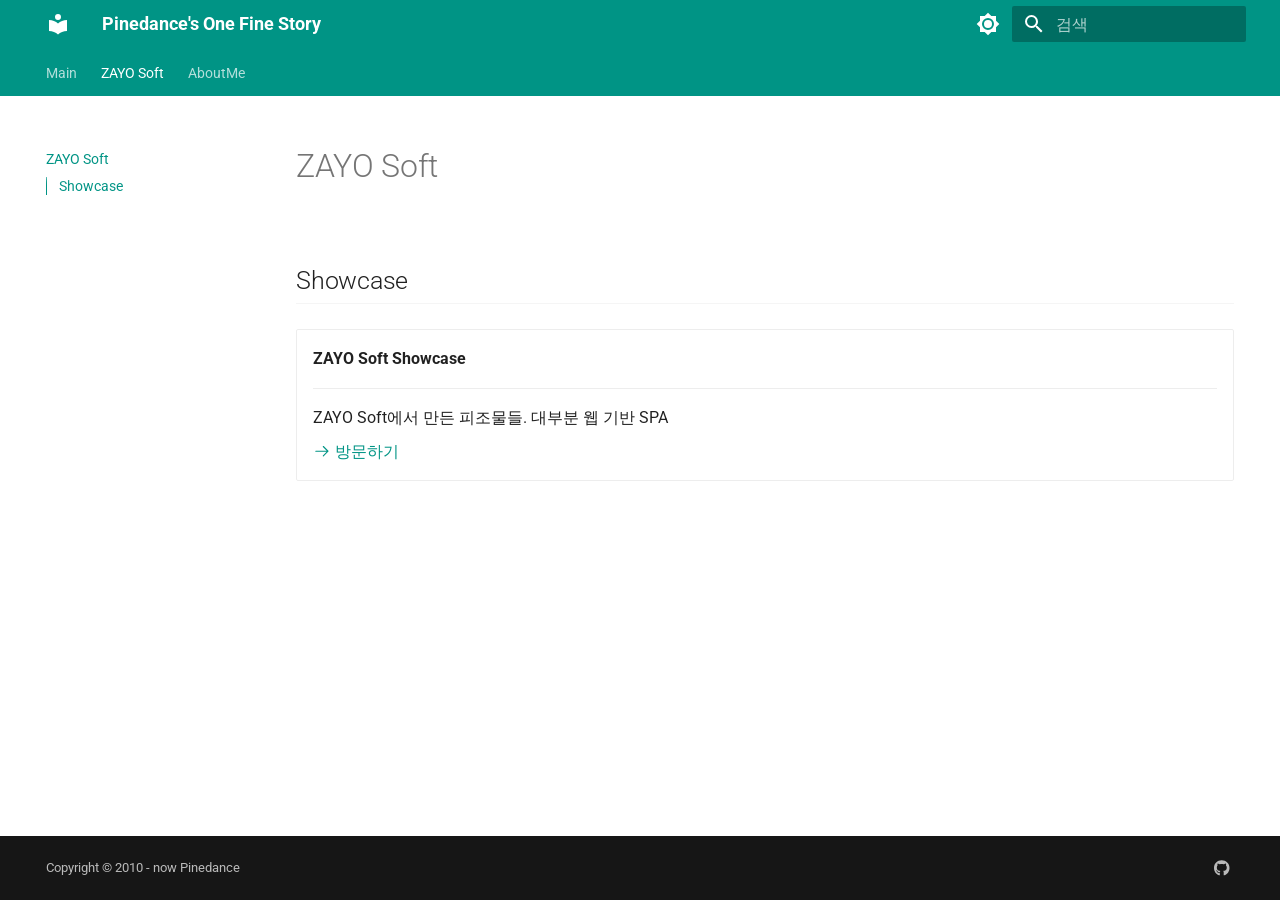
<file: zayosoft/index.html>
<!doctype html>
<html lang="ko" class="no-js">
  <head>
    
      <meta charset="utf-8">
      <meta name="viewport" content="width=device-width,initial-scale=1">
      
        <meta name="description" content="Pinedance's Homepage">
      
      
        <meta name="author" content="pinedance">
      
      
        <link rel="canonical" href="https://pinedance.github.io/zayosoft/">
      
      
        <link rel="prev" href="..">
      
      
        <link rel="next" href="../aboutme/">
      
      
      <link rel="icon" href="../assets/images/favicon.png">
      <meta name="generator" content="mkdocs-1.6.1, mkdocs-material-9.6.14">
    
    
      
        <title>ZAYO Soft - Pinedance's One Fine Story</title>
      
    
    
      <link rel="stylesheet" href="../assets/stylesheets/main.342714a4.min.css">
      
        
        <link rel="stylesheet" href="../assets/stylesheets/palette.06af60db.min.css">
      
      


    
    
      
    
    
      
        
        
        <link rel="preconnect" href="https://fonts.gstatic.com" crossorigin>
        <link rel="stylesheet" href="https://fonts.googleapis.com/css?family=Roboto:300,300i,400,400i,700,700i%7CRoboto+Mono:400,400i,700,700i&display=fallback">
        <style>:root{--md-text-font:"Roboto";--md-code-font:"Roboto Mono"}</style>
      
    
    
      <link rel="stylesheet" href="../assets/css/custom.css">
    
      <link rel="stylesheet" href="../assets/css/showcase.css">
    
    <script>__md_scope=new URL("..",location),__md_hash=e=>[...e].reduce(((e,_)=>(e<<5)-e+_.charCodeAt(0)),0),__md_get=(e,_=localStorage,t=__md_scope)=>JSON.parse(_.getItem(t.pathname+"."+e)),__md_set=(e,_,t=localStorage,a=__md_scope)=>{try{t.setItem(a.pathname+"."+e,JSON.stringify(_))}catch(e){}}</script>
    
      

    
    
    
  </head>
  
  
    
    
      
    
    
    
    
    <body dir="ltr" data-md-color-scheme="default" data-md-color-primary="teal" data-md-color-accent="teal">
  
    
    <input class="md-toggle" data-md-toggle="drawer" type="checkbox" id="__drawer" autocomplete="off">
    <input class="md-toggle" data-md-toggle="search" type="checkbox" id="__search" autocomplete="off">
    <label class="md-overlay" for="__drawer"></label>
    <div data-md-component="skip">
      
        
        <a href="#zayo_soft" class="md-skip">
          콘텐츠로 이동
        </a>
      
    </div>
    <div data-md-component="announce">
      
    </div>
    
    
      

<header class="md-header" data-md-component="header">
  <nav class="md-header__inner md-grid" aria-label="상단/헤더">
    <a href=".." title="Pinedance&#39;s One Fine Story" class="md-header__button md-logo" aria-label="Pinedance's One Fine Story" data-md-component="logo">
      
  
  <svg xmlns="http://www.w3.org/2000/svg" viewBox="0 0 24 24"><path d="M12 8a3 3 0 0 0 3-3 3 3 0 0 0-3-3 3 3 0 0 0-3 3 3 3 0 0 0 3 3m0 3.54C9.64 9.35 6.5 8 3 8v11c3.5 0 6.64 1.35 9 3.54 2.36-2.19 5.5-3.54 9-3.54V8c-3.5 0-6.64 1.35-9 3.54"/></svg>

    </a>
    <label class="md-header__button md-icon" for="__drawer">
      
      <svg xmlns="http://www.w3.org/2000/svg" viewBox="0 0 24 24"><path d="M3 6h18v2H3zm0 5h18v2H3zm0 5h18v2H3z"/></svg>
    </label>
    <div class="md-header__title" data-md-component="header-title">
      <div class="md-header__ellipsis">
        <div class="md-header__topic">
          <span class="md-ellipsis">
            Pinedance's One Fine Story
          </span>
        </div>
        <div class="md-header__topic" data-md-component="header-topic">
          <span class="md-ellipsis">
            
              ZAYO Soft
            
          </span>
        </div>
      </div>
    </div>
    
      
        <form class="md-header__option" data-md-component="palette">
  
    
    
    
    <input class="md-option" data-md-color-media="(prefers-color-scheme: light)" data-md-color-scheme="default" data-md-color-primary="teal" data-md-color-accent="teal"  aria-label="다크 모드로 전환"  type="radio" name="__palette" id="__palette_0">
    
      <label class="md-header__button md-icon" title="다크 모드로 전환" for="__palette_1" hidden>
        <svg xmlns="http://www.w3.org/2000/svg" viewBox="0 0 24 24"><path d="M12 8a4 4 0 0 0-4 4 4 4 0 0 0 4 4 4 4 0 0 0 4-4 4 4 0 0 0-4-4m0 10a6 6 0 0 1-6-6 6 6 0 0 1 6-6 6 6 0 0 1 6 6 6 6 0 0 1-6 6m8-9.31V4h-4.69L12 .69 8.69 4H4v4.69L.69 12 4 15.31V20h4.69L12 23.31 15.31 20H20v-4.69L23.31 12z"/></svg>
      </label>
    
  
    
    
    
    <input class="md-option" data-md-color-media="(prefers-color-scheme: dark)" data-md-color-scheme="slate" data-md-color-primary="teal" data-md-color-accent="teal"  aria-label="라이트 모드로 전환"  type="radio" name="__palette" id="__palette_1">
    
      <label class="md-header__button md-icon" title="라이트 모드로 전환" for="__palette_0" hidden>
        <svg xmlns="http://www.w3.org/2000/svg" viewBox="0 0 24 24"><path d="M12 18c-.89 0-1.74-.2-2.5-.55C11.56 16.5 13 14.42 13 12s-1.44-4.5-3.5-5.45C10.26 6.2 11.11 6 12 6a6 6 0 0 1 6 6 6 6 0 0 1-6 6m8-9.31V4h-4.69L12 .69 8.69 4H4v4.69L.69 12 4 15.31V20h4.69L12 23.31 15.31 20H20v-4.69L23.31 12z"/></svg>
      </label>
    
  
</form>
      
    
    
      <script>var palette=__md_get("__palette");if(palette&&palette.color){if("(prefers-color-scheme)"===palette.color.media){var media=matchMedia("(prefers-color-scheme: light)"),input=document.querySelector(media.matches?"[data-md-color-media='(prefers-color-scheme: light)']":"[data-md-color-media='(prefers-color-scheme: dark)']");palette.color.media=input.getAttribute("data-md-color-media"),palette.color.scheme=input.getAttribute("data-md-color-scheme"),palette.color.primary=input.getAttribute("data-md-color-primary"),palette.color.accent=input.getAttribute("data-md-color-accent")}for(var[key,value]of Object.entries(palette.color))document.body.setAttribute("data-md-color-"+key,value)}</script>
    
    
    
      
      
        <label class="md-header__button md-icon" for="__search">
          
          <svg xmlns="http://www.w3.org/2000/svg" viewBox="0 0 24 24"><path d="M9.5 3A6.5 6.5 0 0 1 16 9.5c0 1.61-.59 3.09-1.56 4.23l.27.27h.79l5 5-1.5 1.5-5-5v-.79l-.27-.27A6.52 6.52 0 0 1 9.5 16 6.5 6.5 0 0 1 3 9.5 6.5 6.5 0 0 1 9.5 3m0 2C7 5 5 7 5 9.5S7 14 9.5 14 14 12 14 9.5 12 5 9.5 5"/></svg>
        </label>
        <div class="md-search" data-md-component="search" role="dialog">
  <label class="md-search__overlay" for="__search"></label>
  <div class="md-search__inner" role="search">
    <form class="md-search__form" name="search">
      <input type="text" class="md-search__input" name="query" aria-label="검색" placeholder="검색" autocapitalize="off" autocorrect="off" autocomplete="off" spellcheck="false" data-md-component="search-query" required>
      <label class="md-search__icon md-icon" for="__search">
        
        <svg xmlns="http://www.w3.org/2000/svg" viewBox="0 0 24 24"><path d="M9.5 3A6.5 6.5 0 0 1 16 9.5c0 1.61-.59 3.09-1.56 4.23l.27.27h.79l5 5-1.5 1.5-5-5v-.79l-.27-.27A6.52 6.52 0 0 1 9.5 16 6.5 6.5 0 0 1 3 9.5 6.5 6.5 0 0 1 9.5 3m0 2C7 5 5 7 5 9.5S7 14 9.5 14 14 12 14 9.5 12 5 9.5 5"/></svg>
        
        <svg xmlns="http://www.w3.org/2000/svg" viewBox="0 0 24 24"><path d="M20 11v2H8l5.5 5.5-1.42 1.42L4.16 12l7.92-7.92L13.5 5.5 8 11z"/></svg>
      </label>
      <nav class="md-search__options" aria-label="검색">
        
          <a href="javascript:void(0)" class="md-search__icon md-icon" title="공유" aria-label="공유" data-clipboard data-clipboard-text="" data-md-component="search-share" tabindex="-1">
            
            <svg xmlns="http://www.w3.org/2000/svg" viewBox="0 0 24 24"><path d="M18 16.08c-.76 0-1.44.3-1.96.77L8.91 12.7c.05-.23.09-.46.09-.7s-.04-.47-.09-.7l7.05-4.11c.54.5 1.25.81 2.04.81a3 3 0 0 0 3-3 3 3 0 0 0-3-3 3 3 0 0 0-3 3c0 .24.04.47.09.7L8.04 9.81C7.5 9.31 6.79 9 6 9a3 3 0 0 0-3 3 3 3 0 0 0 3 3c.79 0 1.5-.31 2.04-.81l7.12 4.15c-.05.21-.08.43-.08.66 0 1.61 1.31 2.91 2.92 2.91s2.92-1.3 2.92-2.91A2.92 2.92 0 0 0 18 16.08"/></svg>
          </a>
        
        <button type="reset" class="md-search__icon md-icon" title="지우기" aria-label="지우기" tabindex="-1">
          
          <svg xmlns="http://www.w3.org/2000/svg" viewBox="0 0 24 24"><path d="M19 6.41 17.59 5 12 10.59 6.41 5 5 6.41 10.59 12 5 17.59 6.41 19 12 13.41 17.59 19 19 17.59 13.41 12z"/></svg>
        </button>
      </nav>
      
        <div class="md-search__suggest" data-md-component="search-suggest"></div>
      
    </form>
    <div class="md-search__output">
      <div class="md-search__scrollwrap" tabindex="0" data-md-scrollfix>
        <div class="md-search-result" data-md-component="search-result">
          <div class="md-search-result__meta">
            검색 초기화
          </div>
          <ol class="md-search-result__list" role="presentation"></ol>
        </div>
      </div>
    </div>
  </div>
</div>
      
    
    
  </nav>
  
</header>
    
    <div class="md-container" data-md-component="container">
      
      
        
          
            
<nav class="md-tabs" aria-label="탭" data-md-component="tabs">
  <div class="md-grid">
    <ul class="md-tabs__list">
      
        
  
  
  
  
    <li class="md-tabs__item">
      <a href=".." class="md-tabs__link">
        
  
  
    
  
  Main

      </a>
    </li>
  

      
        
  
  
  
    
  
  
    <li class="md-tabs__item md-tabs__item--active">
      <a href="./" class="md-tabs__link">
        
  
  
    
  
  ZAYO Soft

      </a>
    </li>
  

      
        
  
  
  
  
    <li class="md-tabs__item">
      <a href="../aboutme/" class="md-tabs__link">
        
  
  
    
  
  AboutMe

      </a>
    </li>
  

      
    </ul>
  </div>
</nav>
          
        
      
      <main class="md-main" data-md-component="main">
        <div class="md-main__inner md-grid">
          
            
              
              <div class="md-sidebar md-sidebar--primary" data-md-component="sidebar" data-md-type="navigation" >
                <div class="md-sidebar__scrollwrap">
                  <div class="md-sidebar__inner">
                    


  


  

<nav class="md-nav md-nav--primary md-nav--lifted md-nav--integrated" aria-label="네비게이션" data-md-level="0">
  <label class="md-nav__title" for="__drawer">
    <a href=".." title="Pinedance&#39;s One Fine Story" class="md-nav__button md-logo" aria-label="Pinedance's One Fine Story" data-md-component="logo">
      
  
  <svg xmlns="http://www.w3.org/2000/svg" viewBox="0 0 24 24"><path d="M12 8a3 3 0 0 0 3-3 3 3 0 0 0-3-3 3 3 0 0 0-3 3 3 3 0 0 0 3 3m0 3.54C9.64 9.35 6.5 8 3 8v11c3.5 0 6.64 1.35 9 3.54 2.36-2.19 5.5-3.54 9-3.54V8c-3.5 0-6.64 1.35-9 3.54"/></svg>

    </a>
    Pinedance's One Fine Story
  </label>
  
  <ul class="md-nav__list" data-md-scrollfix>
    
      
      
  
  
  
  
    <li class="md-nav__item">
      <a href=".." class="md-nav__link">
        
  
  
  <span class="md-ellipsis">
    Main
    
  </span>
  

      </a>
    </li>
  

    
      
      
  
  
    
  
  
  
    <li class="md-nav__item md-nav__item--active">
      
      <input class="md-nav__toggle md-toggle" type="checkbox" id="__toc">
      
      
        
      
      
        <label class="md-nav__link md-nav__link--active" for="__toc">
          
  
  
  <span class="md-ellipsis">
    ZAYO Soft
    
  </span>
  

          <span class="md-nav__icon md-icon"></span>
        </label>
      
      <a href="./" class="md-nav__link md-nav__link--active">
        
  
  
  <span class="md-ellipsis">
    ZAYO Soft
    
  </span>
  

      </a>
      
        

<nav class="md-nav md-nav--secondary" aria-label="목차">
  
  
  
    
  
  
    <label class="md-nav__title" for="__toc">
      <span class="md-nav__icon md-icon"></span>
      목차
    </label>
    <ul class="md-nav__list" data-md-component="toc" data-md-scrollfix>
      
        <li class="md-nav__item">
  <a href="#showcase" class="md-nav__link">
    <span class="md-ellipsis">
      Showcase
    </span>
  </a>
  
</li>
      
    </ul>
  
</nav>
      
    </li>
  

    
      
      
  
  
  
  
    <li class="md-nav__item">
      <a href="../aboutme/" class="md-nav__link">
        
  
  
  <span class="md-ellipsis">
    AboutMe
    
  </span>
  

      </a>
    </li>
  

    
  </ul>
</nav>
                  </div>
                </div>
              </div>
            
            
          
          
            <div class="md-content" data-md-component="content">
              <article class="md-content__inner md-typeset">
                
                  



<h1 id="zayo_soft">ZAYO Soft<a class="headerlink" href="#zayo_soft" title="Permanent link">&para;</a></h1>
<h2 id="showcase">Showcase<a class="headerlink" href="#showcase" title="Permanent link">&para;</a></h2>
<div class="grid cards">
<ul>
<li>
<p><strong>ZAYO Soft Showcase</strong></p>
<hr />
<p>ZAYO Soft에서 만든 피조물들. 대부분 웹 기반 SPA</p>
<p><a href="https://zayosoft.github.io/"><span class="twemoji"><svg xmlns="http://www.w3.org/2000/svg" viewBox="0 0 24 24"><path d="M13.22 19.03a.75.75 0 0 1 0-1.06L18.19 13H3.75a.75.75 0 0 1 0-1.5h14.44l-4.97-4.97a.749.749 0 0 1 .326-1.275.75.75 0 0 1 .734.215l6.25 6.25a.75.75 0 0 1 0 1.06l-6.25 6.25a.75.75 0 0 1-1.06 0"/></svg></span> 방문하기</a></p>
</li>
</ul>
</div>







  
  






                
              </article>
            </div>
          
          
  <script>var tabs=__md_get("__tabs");if(Array.isArray(tabs))e:for(var set of document.querySelectorAll(".tabbed-set")){var labels=set.querySelector(".tabbed-labels");for(var tab of tabs)for(var label of labels.getElementsByTagName("label"))if(label.innerText.trim()===tab){var input=document.getElementById(label.htmlFor);input.checked=!0;continue e}}</script>

<script>var target=document.getElementById(location.hash.slice(1));target&&target.name&&(target.checked=target.name.startsWith("__tabbed_"))</script>
        </div>
        
          <button type="button" class="md-top md-icon" data-md-component="top" hidden>
  
  <svg xmlns="http://www.w3.org/2000/svg" viewBox="0 0 24 24"><path d="M13 20h-2V8l-5.5 5.5-1.42-1.42L12 4.16l7.92 7.92-1.42 1.42L13 8z"/></svg>
  맨위로
</button>
        
      </main>
      
        <footer class="md-footer">
  
  <div class="md-footer-meta md-typeset">
    <div class="md-footer-meta__inner md-grid">
      <div class="md-copyright">
  
    <div class="md-copyright__highlight">
      Copyright &copy; 2010 - now Pinedance
    </div>
  
  
</div>
      
        <div class="md-social">
  
    
    
    
    
      
      
    
    <a href="https://github.com/pinedance" target="_blank" rel="noopener" title="github.com" class="md-social__link">
      <svg xmlns="http://www.w3.org/2000/svg" viewBox="0 0 496 512"><!--! Font Awesome Free 6.7.2 by @fontawesome - https://fontawesome.com License - https://fontawesome.com/license/free (Icons: CC BY 4.0, Fonts: SIL OFL 1.1, Code: MIT License) Copyright 2024 Fonticons, Inc.--><path d="M165.9 397.4c0 2-2.3 3.6-5.2 3.6-3.3.3-5.6-1.3-5.6-3.6 0-2 2.3-3.6 5.2-3.6 3-.3 5.6 1.3 5.6 3.6m-31.1-4.5c-.7 2 1.3 4.3 4.3 4.9 2.6 1 5.6 0 6.2-2s-1.3-4.3-4.3-5.2c-2.6-.7-5.5.3-6.2 2.3m44.2-1.7c-2.9.7-4.9 2.6-4.6 4.9.3 2 2.9 3.3 5.9 2.6 2.9-.7 4.9-2.6 4.6-4.6-.3-1.9-3-3.2-5.9-2.9M244.8 8C106.1 8 0 113.3 0 252c0 110.9 69.8 205.8 169.5 239.2 12.8 2.3 17.3-5.6 17.3-12.1 0-6.2-.3-40.4-.3-61.4 0 0-70 15-84.7-29.8 0 0-11.4-29.1-27.8-36.6 0 0-22.9-15.7 1.6-15.4 0 0 24.9 2 38.6 25.8 21.9 38.6 58.6 27.5 72.9 20.9 2.3-16 8.8-27.1 16-33.7-55.9-6.2-112.3-14.3-112.3-110.5 0-27.5 7.6-41.3 23.6-58.9-2.6-6.5-11.1-33.3 2.6-67.9 20.9-6.5 69 27 69 27 20-5.6 41.5-8.5 62.8-8.5s42.8 2.9 62.8 8.5c0 0 48.1-33.6 69-27 13.7 34.7 5.2 61.4 2.6 67.9 16 17.7 25.8 31.5 25.8 58.9 0 96.5-58.9 104.2-114.8 110.5 9.2 7.9 17 22.9 17 46.4 0 33.7-.3 75.4-.3 83.6 0 6.5 4.6 14.4 17.3 12.1C428.2 457.8 496 362.9 496 252 496 113.3 383.5 8 244.8 8M97.2 352.9c-1.3 1-1 3.3.7 5.2 1.6 1.6 3.9 2.3 5.2 1 1.3-1 1-3.3-.7-5.2-1.6-1.6-3.9-2.3-5.2-1m-10.8-8.1c-.7 1.3.3 2.9 2.3 3.9 1.6 1 3.6.7 4.3-.7.7-1.3-.3-2.9-2.3-3.9-2-.6-3.6-.3-4.3.7m32.4 35.6c-1.6 1.3-1 4.3 1.3 6.2 2.3 2.3 5.2 2.6 6.5 1 1.3-1.3.7-4.3-1.3-6.2-2.2-2.3-5.2-2.6-6.5-1m-11.4-14.7c-1.6 1-1.6 3.6 0 5.9s4.3 3.3 5.6 2.3c1.6-1.3 1.6-3.9 0-6.2-1.4-2.3-4-3.3-5.6-2"/></svg>
    </a>
  
</div>
      
    </div>
  </div>
</footer>
      
    </div>
    <div class="md-dialog" data-md-component="dialog">
      <div class="md-dialog__inner md-typeset"></div>
    </div>
    
    
    
      
      <script id="__config" type="application/json">{"base": "..", "features": ["navigation.tabs", "navigation.sections", "navigation.expand", "navigation.path", "navigation.top", "navigation.tracking", "navigation.instant", "search.suggest", "search.highlight", "search.share", "content.tabs.link", "content.code.copy", "toc.follow", "toc.integrate", "announce.dismiss"], "search": "../assets/javascripts/workers/search.d50fe291.min.js", "tags": null, "translations": {"clipboard.copied": "\ud074\ub9bd\ubcf4\ub4dc\uc5d0 \ubcf5\uc0ac\ub428", "clipboard.copy": "\ud074\ub9bd\ubcf4\ub4dc\ub85c \ubcf5\uc0ac", "search.result.more.one": "\uc774 \ubb38\uc11c\uc5d0\uc11c 1\uac1c\uc758 \uac80\uc0c9 \uacb0\uacfc \ub354 \ubcf4\uae30", "search.result.more.other": "\uc774 \ubb38\uc11c\uc5d0\uc11c #\uac1c\uc758 \uac80\uc0c9 \uacb0\uacfc \ub354 \ubcf4\uae30", "search.result.none": "\uac80\uc0c9\uc5b4\uc640 \uc77c\uce58\ud558\ub294 \ubb38\uc11c\uac00 \uc5c6\uc2b5\ub2c8\ub2e4", "search.result.one": "1\uac1c\uc758 \uc77c\uce58\ud558\ub294 \ubb38\uc11c", "search.result.other": "#\uac1c\uc758 \uc77c\uce58\ud558\ub294 \ubb38\uc11c", "search.result.placeholder": "\uac80\uc0c9\uc5b4\ub97c \uc785\ub825\ud558\uc138\uc694", "search.result.term.missing": "\ud3ec\ud568\ub418\uc9c0 \uc54a\uc740 \uac80\uc0c9\uc5b4", "select.version": "\ubc84\uc804 \uc120\ud0dd"}, "version": null}</script>
    
    
      <script src="../assets/javascripts/bundle.13a4f30d.min.js"></script>
      
    
  </body>
</html>
</file>
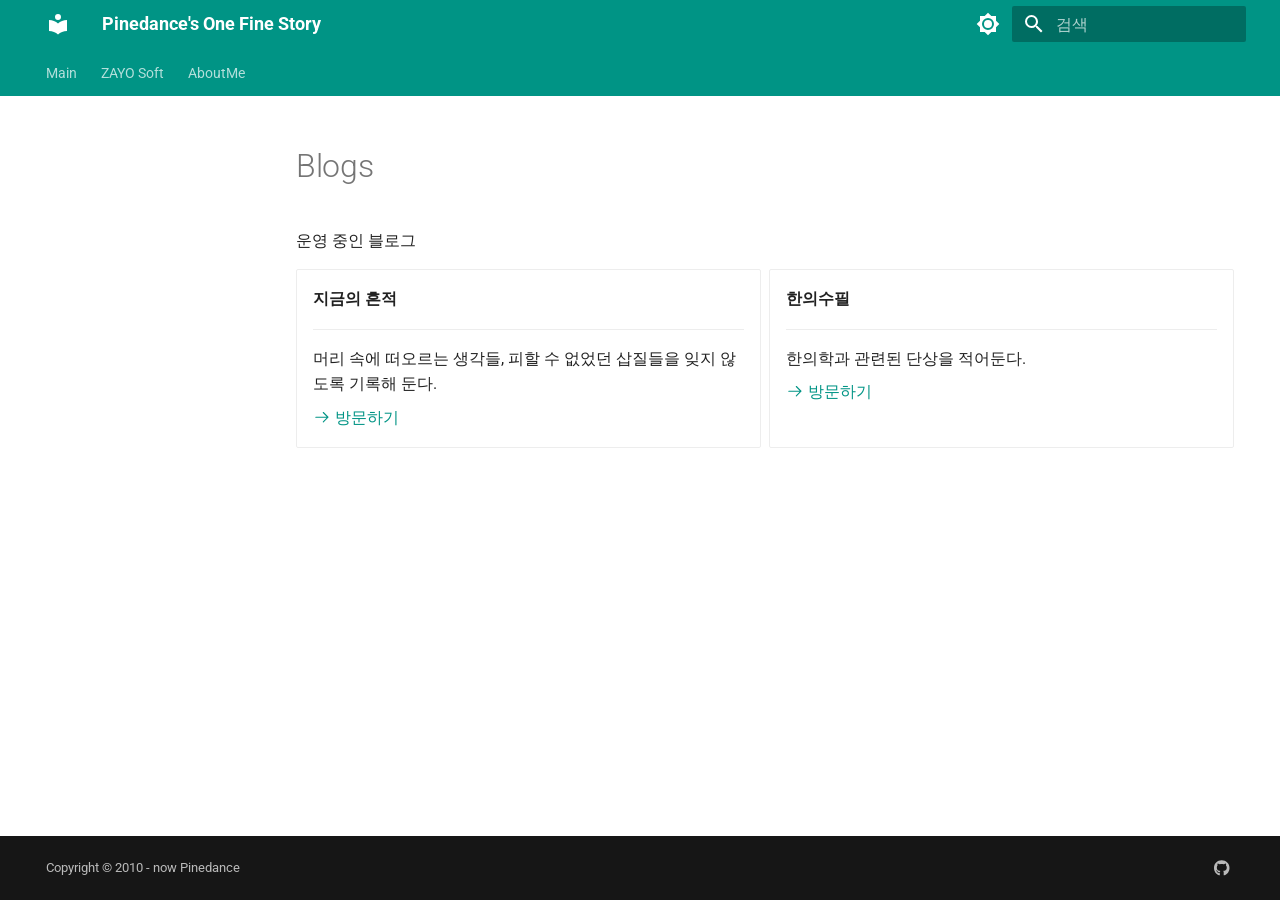
<file: home/_blogs/index.html>
<!doctype html>
<html lang="ko" class="no-js">
  <head>
    
      <meta charset="utf-8">
      <meta name="viewport" content="width=device-width,initial-scale=1">
      
        <meta name="description" content="Pinedance's Homepage">
      
      
        <meta name="author" content="pinedance">
      
      
        <link rel="canonical" href="https://pinedance.github.io/home/_blogs/">
      
      
      
      
      <link rel="icon" href="../../assets/images/favicon.png">
      <meta name="generator" content="mkdocs-1.6.1, mkdocs-material-9.6.14">
    
    
      
        <title>Blogs - Pinedance's One Fine Story</title>
      
    
    
      <link rel="stylesheet" href="../../assets/stylesheets/main.342714a4.min.css">
      
        
        <link rel="stylesheet" href="../../assets/stylesheets/palette.06af60db.min.css">
      
      


    
    
      
    
    
      
        
        
        <link rel="preconnect" href="https://fonts.gstatic.com" crossorigin>
        <link rel="stylesheet" href="https://fonts.googleapis.com/css?family=Roboto:300,300i,400,400i,700,700i%7CRoboto+Mono:400,400i,700,700i&display=fallback">
        <style>:root{--md-text-font:"Roboto";--md-code-font:"Roboto Mono"}</style>
      
    
    
      <link rel="stylesheet" href="../../assets/css/custom.css">
    
      <link rel="stylesheet" href="../../assets/css/showcase.css">
    
    <script>__md_scope=new URL("../..",location),__md_hash=e=>[...e].reduce(((e,_)=>(e<<5)-e+_.charCodeAt(0)),0),__md_get=(e,_=localStorage,t=__md_scope)=>JSON.parse(_.getItem(t.pathname+"."+e)),__md_set=(e,_,t=localStorage,a=__md_scope)=>{try{t.setItem(a.pathname+"."+e,JSON.stringify(_))}catch(e){}}</script>
    
      

    
    
    
  </head>
  
  
    
    
      
    
    
    
    
    <body dir="ltr" data-md-color-scheme="default" data-md-color-primary="teal" data-md-color-accent="teal">
  
    
    <input class="md-toggle" data-md-toggle="drawer" type="checkbox" id="__drawer" autocomplete="off">
    <input class="md-toggle" data-md-toggle="search" type="checkbox" id="__search" autocomplete="off">
    <label class="md-overlay" for="__drawer"></label>
    <div data-md-component="skip">
      
        
        <a href="#blogs" class="md-skip">
          콘텐츠로 이동
        </a>
      
    </div>
    <div data-md-component="announce">
      
    </div>
    
    
      

<header class="md-header" data-md-component="header">
  <nav class="md-header__inner md-grid" aria-label="상단/헤더">
    <a href="../.." title="Pinedance&#39;s One Fine Story" class="md-header__button md-logo" aria-label="Pinedance's One Fine Story" data-md-component="logo">
      
  
  <svg xmlns="http://www.w3.org/2000/svg" viewBox="0 0 24 24"><path d="M12 8a3 3 0 0 0 3-3 3 3 0 0 0-3-3 3 3 0 0 0-3 3 3 3 0 0 0 3 3m0 3.54C9.64 9.35 6.5 8 3 8v11c3.5 0 6.64 1.35 9 3.54 2.36-2.19 5.5-3.54 9-3.54V8c-3.5 0-6.64 1.35-9 3.54"/></svg>

    </a>
    <label class="md-header__button md-icon" for="__drawer">
      
      <svg xmlns="http://www.w3.org/2000/svg" viewBox="0 0 24 24"><path d="M3 6h18v2H3zm0 5h18v2H3zm0 5h18v2H3z"/></svg>
    </label>
    <div class="md-header__title" data-md-component="header-title">
      <div class="md-header__ellipsis">
        <div class="md-header__topic">
          <span class="md-ellipsis">
            Pinedance's One Fine Story
          </span>
        </div>
        <div class="md-header__topic" data-md-component="header-topic">
          <span class="md-ellipsis">
            
              Blogs
            
          </span>
        </div>
      </div>
    </div>
    
      
        <form class="md-header__option" data-md-component="palette">
  
    
    
    
    <input class="md-option" data-md-color-media="(prefers-color-scheme: light)" data-md-color-scheme="default" data-md-color-primary="teal" data-md-color-accent="teal"  aria-label="다크 모드로 전환"  type="radio" name="__palette" id="__palette_0">
    
      <label class="md-header__button md-icon" title="다크 모드로 전환" for="__palette_1" hidden>
        <svg xmlns="http://www.w3.org/2000/svg" viewBox="0 0 24 24"><path d="M12 8a4 4 0 0 0-4 4 4 4 0 0 0 4 4 4 4 0 0 0 4-4 4 4 0 0 0-4-4m0 10a6 6 0 0 1-6-6 6 6 0 0 1 6-6 6 6 0 0 1 6 6 6 6 0 0 1-6 6m8-9.31V4h-4.69L12 .69 8.69 4H4v4.69L.69 12 4 15.31V20h4.69L12 23.31 15.31 20H20v-4.69L23.31 12z"/></svg>
      </label>
    
  
    
    
    
    <input class="md-option" data-md-color-media="(prefers-color-scheme: dark)" data-md-color-scheme="slate" data-md-color-primary="teal" data-md-color-accent="teal"  aria-label="라이트 모드로 전환"  type="radio" name="__palette" id="__palette_1">
    
      <label class="md-header__button md-icon" title="라이트 모드로 전환" for="__palette_0" hidden>
        <svg xmlns="http://www.w3.org/2000/svg" viewBox="0 0 24 24"><path d="M12 18c-.89 0-1.74-.2-2.5-.55C11.56 16.5 13 14.42 13 12s-1.44-4.5-3.5-5.45C10.26 6.2 11.11 6 12 6a6 6 0 0 1 6 6 6 6 0 0 1-6 6m8-9.31V4h-4.69L12 .69 8.69 4H4v4.69L.69 12 4 15.31V20h4.69L12 23.31 15.31 20H20v-4.69L23.31 12z"/></svg>
      </label>
    
  
</form>
      
    
    
      <script>var palette=__md_get("__palette");if(palette&&palette.color){if("(prefers-color-scheme)"===palette.color.media){var media=matchMedia("(prefers-color-scheme: light)"),input=document.querySelector(media.matches?"[data-md-color-media='(prefers-color-scheme: light)']":"[data-md-color-media='(prefers-color-scheme: dark)']");palette.color.media=input.getAttribute("data-md-color-media"),palette.color.scheme=input.getAttribute("data-md-color-scheme"),palette.color.primary=input.getAttribute("data-md-color-primary"),palette.color.accent=input.getAttribute("data-md-color-accent")}for(var[key,value]of Object.entries(palette.color))document.body.setAttribute("data-md-color-"+key,value)}</script>
    
    
    
      
      
        <label class="md-header__button md-icon" for="__search">
          
          <svg xmlns="http://www.w3.org/2000/svg" viewBox="0 0 24 24"><path d="M9.5 3A6.5 6.5 0 0 1 16 9.5c0 1.61-.59 3.09-1.56 4.23l.27.27h.79l5 5-1.5 1.5-5-5v-.79l-.27-.27A6.52 6.52 0 0 1 9.5 16 6.5 6.5 0 0 1 3 9.5 6.5 6.5 0 0 1 9.5 3m0 2C7 5 5 7 5 9.5S7 14 9.5 14 14 12 14 9.5 12 5 9.5 5"/></svg>
        </label>
        <div class="md-search" data-md-component="search" role="dialog">
  <label class="md-search__overlay" for="__search"></label>
  <div class="md-search__inner" role="search">
    <form class="md-search__form" name="search">
      <input type="text" class="md-search__input" name="query" aria-label="검색" placeholder="검색" autocapitalize="off" autocorrect="off" autocomplete="off" spellcheck="false" data-md-component="search-query" required>
      <label class="md-search__icon md-icon" for="__search">
        
        <svg xmlns="http://www.w3.org/2000/svg" viewBox="0 0 24 24"><path d="M9.5 3A6.5 6.5 0 0 1 16 9.5c0 1.61-.59 3.09-1.56 4.23l.27.27h.79l5 5-1.5 1.5-5-5v-.79l-.27-.27A6.52 6.52 0 0 1 9.5 16 6.5 6.5 0 0 1 3 9.5 6.5 6.5 0 0 1 9.5 3m0 2C7 5 5 7 5 9.5S7 14 9.5 14 14 12 14 9.5 12 5 9.5 5"/></svg>
        
        <svg xmlns="http://www.w3.org/2000/svg" viewBox="0 0 24 24"><path d="M20 11v2H8l5.5 5.5-1.42 1.42L4.16 12l7.92-7.92L13.5 5.5 8 11z"/></svg>
      </label>
      <nav class="md-search__options" aria-label="검색">
        
          <a href="javascript:void(0)" class="md-search__icon md-icon" title="공유" aria-label="공유" data-clipboard data-clipboard-text="" data-md-component="search-share" tabindex="-1">
            
            <svg xmlns="http://www.w3.org/2000/svg" viewBox="0 0 24 24"><path d="M18 16.08c-.76 0-1.44.3-1.96.77L8.91 12.7c.05-.23.09-.46.09-.7s-.04-.47-.09-.7l7.05-4.11c.54.5 1.25.81 2.04.81a3 3 0 0 0 3-3 3 3 0 0 0-3-3 3 3 0 0 0-3 3c0 .24.04.47.09.7L8.04 9.81C7.5 9.31 6.79 9 6 9a3 3 0 0 0-3 3 3 3 0 0 0 3 3c.79 0 1.5-.31 2.04-.81l7.12 4.15c-.05.21-.08.43-.08.66 0 1.61 1.31 2.91 2.92 2.91s2.92-1.3 2.92-2.91A2.92 2.92 0 0 0 18 16.08"/></svg>
          </a>
        
        <button type="reset" class="md-search__icon md-icon" title="지우기" aria-label="지우기" tabindex="-1">
          
          <svg xmlns="http://www.w3.org/2000/svg" viewBox="0 0 24 24"><path d="M19 6.41 17.59 5 12 10.59 6.41 5 5 6.41 10.59 12 5 17.59 6.41 19 12 13.41 17.59 19 19 17.59 13.41 12z"/></svg>
        </button>
      </nav>
      
        <div class="md-search__suggest" data-md-component="search-suggest"></div>
      
    </form>
    <div class="md-search__output">
      <div class="md-search__scrollwrap" tabindex="0" data-md-scrollfix>
        <div class="md-search-result" data-md-component="search-result">
          <div class="md-search-result__meta">
            검색 초기화
          </div>
          <ol class="md-search-result__list" role="presentation"></ol>
        </div>
      </div>
    </div>
  </div>
</div>
      
    
    
  </nav>
  
</header>
    
    <div class="md-container" data-md-component="container">
      
      
        
          
            
<nav class="md-tabs" aria-label="탭" data-md-component="tabs">
  <div class="md-grid">
    <ul class="md-tabs__list">
      
        
  
  
  
  
    <li class="md-tabs__item">
      <a href="../.." class="md-tabs__link">
        
  
  
    
  
  Main

      </a>
    </li>
  

      
        
  
  
  
  
    <li class="md-tabs__item">
      <a href="../../zayosoft/" class="md-tabs__link">
        
  
  
    
  
  ZAYO Soft

      </a>
    </li>
  

      
        
  
  
  
  
    <li class="md-tabs__item">
      <a href="../../aboutme/" class="md-tabs__link">
        
  
  
    
  
  AboutMe

      </a>
    </li>
  

      
    </ul>
  </div>
</nav>
          
        
      
      <main class="md-main" data-md-component="main">
        <div class="md-main__inner md-grid">
          
            
              
              <div class="md-sidebar md-sidebar--primary" data-md-component="sidebar" data-md-type="navigation" >
                <div class="md-sidebar__scrollwrap">
                  <div class="md-sidebar__inner">
                    


  


  

<nav class="md-nav md-nav--primary md-nav--lifted md-nav--integrated" aria-label="네비게이션" data-md-level="0">
  <label class="md-nav__title" for="__drawer">
    <a href="../.." title="Pinedance&#39;s One Fine Story" class="md-nav__button md-logo" aria-label="Pinedance's One Fine Story" data-md-component="logo">
      
  
  <svg xmlns="http://www.w3.org/2000/svg" viewBox="0 0 24 24"><path d="M12 8a3 3 0 0 0 3-3 3 3 0 0 0-3-3 3 3 0 0 0-3 3 3 3 0 0 0 3 3m0 3.54C9.64 9.35 6.5 8 3 8v11c3.5 0 6.64 1.35 9 3.54 2.36-2.19 5.5-3.54 9-3.54V8c-3.5 0-6.64 1.35-9 3.54"/></svg>

    </a>
    Pinedance's One Fine Story
  </label>
  
  <ul class="md-nav__list" data-md-scrollfix>
    
      
      
  
  
  
  
    <li class="md-nav__item">
      <a href="../.." class="md-nav__link">
        
  
  
  <span class="md-ellipsis">
    Main
    
  </span>
  

      </a>
    </li>
  

    
      
      
  
  
  
  
    <li class="md-nav__item">
      <a href="../../zayosoft/" class="md-nav__link">
        
  
  
  <span class="md-ellipsis">
    ZAYO Soft
    
  </span>
  

      </a>
    </li>
  

    
      
      
  
  
  
  
    <li class="md-nav__item">
      <a href="../../aboutme/" class="md-nav__link">
        
  
  
  <span class="md-ellipsis">
    AboutMe
    
  </span>
  

      </a>
    </li>
  

    
  </ul>
</nav>
                  </div>
                </div>
              </div>
            
            
          
          
            <div class="md-content" data-md-component="content">
              <article class="md-content__inner md-typeset">
                
                  



<h1 id="blogs">Blogs<a class="headerlink" href="#blogs" title="Permanent link">&para;</a></h1>
<p>운영 중인 블로그</p>
<div class="grid cards">
<ul>
<li>
<p><strong>지금의 흔적</strong></p>
<hr />
<p>머리 속에 떠오르는 생각들, 피할 수 없었던 삽질들을 잊지 않도록 기록해 둔다.</p>
<p><a href="https://pinedance.github.io/blog/"><span class="twemoji"><svg xmlns="http://www.w3.org/2000/svg" viewBox="0 0 24 24"><path d="M13.22 19.03a.75.75 0 0 1 0-1.06L18.19 13H3.75a.75.75 0 0 1 0-1.5h14.44l-4.97-4.97a.749.749 0 0 1 .326-1.275.75.75 0 0 1 .734.215l6.25 6.25a.75.75 0 0 1 0 1.06l-6.25 6.25a.75.75 0 0 1-1.06 0"/></svg></span> 방문하기</a></p>
</li>
<li>
<p><strong>한의수필</strong></p>
<hr />
<p>한의학과 관련된 단상을 적어둔다.</p>
<p><a href="https://pinedance.github.io/mediclassics/"><span class="twemoji"><svg xmlns="http://www.w3.org/2000/svg" viewBox="0 0 24 24"><path d="M13.22 19.03a.75.75 0 0 1 0-1.06L18.19 13H3.75a.75.75 0 0 1 0-1.5h14.44l-4.97-4.97a.749.749 0 0 1 .326-1.275.75.75 0 0 1 .734.215l6.25 6.25a.75.75 0 0 1 0 1.06l-6.25 6.25a.75.75 0 0 1-1.06 0"/></svg></span> 방문하기</a></p>
</li>
</ul>
</div>







  
  






                
              </article>
            </div>
          
          
  <script>var tabs=__md_get("__tabs");if(Array.isArray(tabs))e:for(var set of document.querySelectorAll(".tabbed-set")){var labels=set.querySelector(".tabbed-labels");for(var tab of tabs)for(var label of labels.getElementsByTagName("label"))if(label.innerText.trim()===tab){var input=document.getElementById(label.htmlFor);input.checked=!0;continue e}}</script>

<script>var target=document.getElementById(location.hash.slice(1));target&&target.name&&(target.checked=target.name.startsWith("__tabbed_"))</script>
        </div>
        
          <button type="button" class="md-top md-icon" data-md-component="top" hidden>
  
  <svg xmlns="http://www.w3.org/2000/svg" viewBox="0 0 24 24"><path d="M13 20h-2V8l-5.5 5.5-1.42-1.42L12 4.16l7.92 7.92-1.42 1.42L13 8z"/></svg>
  맨위로
</button>
        
      </main>
      
        <footer class="md-footer">
  
  <div class="md-footer-meta md-typeset">
    <div class="md-footer-meta__inner md-grid">
      <div class="md-copyright">
  
    <div class="md-copyright__highlight">
      Copyright &copy; 2010 - now Pinedance
    </div>
  
  
</div>
      
        <div class="md-social">
  
    
    
    
    
      
      
    
    <a href="https://github.com/pinedance" target="_blank" rel="noopener" title="github.com" class="md-social__link">
      <svg xmlns="http://www.w3.org/2000/svg" viewBox="0 0 496 512"><!--! Font Awesome Free 6.7.2 by @fontawesome - https://fontawesome.com License - https://fontawesome.com/license/free (Icons: CC BY 4.0, Fonts: SIL OFL 1.1, Code: MIT License) Copyright 2024 Fonticons, Inc.--><path d="M165.9 397.4c0 2-2.3 3.6-5.2 3.6-3.3.3-5.6-1.3-5.6-3.6 0-2 2.3-3.6 5.2-3.6 3-.3 5.6 1.3 5.6 3.6m-31.1-4.5c-.7 2 1.3 4.3 4.3 4.9 2.6 1 5.6 0 6.2-2s-1.3-4.3-4.3-5.2c-2.6-.7-5.5.3-6.2 2.3m44.2-1.7c-2.9.7-4.9 2.6-4.6 4.9.3 2 2.9 3.3 5.9 2.6 2.9-.7 4.9-2.6 4.6-4.6-.3-1.9-3-3.2-5.9-2.9M244.8 8C106.1 8 0 113.3 0 252c0 110.9 69.8 205.8 169.5 239.2 12.8 2.3 17.3-5.6 17.3-12.1 0-6.2-.3-40.4-.3-61.4 0 0-70 15-84.7-29.8 0 0-11.4-29.1-27.8-36.6 0 0-22.9-15.7 1.6-15.4 0 0 24.9 2 38.6 25.8 21.9 38.6 58.6 27.5 72.9 20.9 2.3-16 8.8-27.1 16-33.7-55.9-6.2-112.3-14.3-112.3-110.5 0-27.5 7.6-41.3 23.6-58.9-2.6-6.5-11.1-33.3 2.6-67.9 20.9-6.5 69 27 69 27 20-5.6 41.5-8.5 62.8-8.5s42.8 2.9 62.8 8.5c0 0 48.1-33.6 69-27 13.7 34.7 5.2 61.4 2.6 67.9 16 17.7 25.8 31.5 25.8 58.9 0 96.5-58.9 104.2-114.8 110.5 9.2 7.9 17 22.9 17 46.4 0 33.7-.3 75.4-.3 83.6 0 6.5 4.6 14.4 17.3 12.1C428.2 457.8 496 362.9 496 252 496 113.3 383.5 8 244.8 8M97.2 352.9c-1.3 1-1 3.3.7 5.2 1.6 1.6 3.9 2.3 5.2 1 1.3-1 1-3.3-.7-5.2-1.6-1.6-3.9-2.3-5.2-1m-10.8-8.1c-.7 1.3.3 2.9 2.3 3.9 1.6 1 3.6.7 4.3-.7.7-1.3-.3-2.9-2.3-3.9-2-.6-3.6-.3-4.3.7m32.4 35.6c-1.6 1.3-1 4.3 1.3 6.2 2.3 2.3 5.2 2.6 6.5 1 1.3-1.3.7-4.3-1.3-6.2-2.2-2.3-5.2-2.6-6.5-1m-11.4-14.7c-1.6 1-1.6 3.6 0 5.9s4.3 3.3 5.6 2.3c1.6-1.3 1.6-3.9 0-6.2-1.4-2.3-4-3.3-5.6-2"/></svg>
    </a>
  
</div>
      
    </div>
  </div>
</footer>
      
    </div>
    <div class="md-dialog" data-md-component="dialog">
      <div class="md-dialog__inner md-typeset"></div>
    </div>
    
    
    
      
      <script id="__config" type="application/json">{"base": "../..", "features": ["navigation.tabs", "navigation.sections", "navigation.expand", "navigation.path", "navigation.top", "navigation.tracking", "navigation.instant", "search.suggest", "search.highlight", "search.share", "content.tabs.link", "content.code.copy", "toc.follow", "toc.integrate", "announce.dismiss"], "search": "../../assets/javascripts/workers/search.d50fe291.min.js", "tags": null, "translations": {"clipboard.copied": "\ud074\ub9bd\ubcf4\ub4dc\uc5d0 \ubcf5\uc0ac\ub428", "clipboard.copy": "\ud074\ub9bd\ubcf4\ub4dc\ub85c \ubcf5\uc0ac", "search.result.more.one": "\uc774 \ubb38\uc11c\uc5d0\uc11c 1\uac1c\uc758 \uac80\uc0c9 \uacb0\uacfc \ub354 \ubcf4\uae30", "search.result.more.other": "\uc774 \ubb38\uc11c\uc5d0\uc11c #\uac1c\uc758 \uac80\uc0c9 \uacb0\uacfc \ub354 \ubcf4\uae30", "search.result.none": "\uac80\uc0c9\uc5b4\uc640 \uc77c\uce58\ud558\ub294 \ubb38\uc11c\uac00 \uc5c6\uc2b5\ub2c8\ub2e4", "search.result.one": "1\uac1c\uc758 \uc77c\uce58\ud558\ub294 \ubb38\uc11c", "search.result.other": "#\uac1c\uc758 \uc77c\uce58\ud558\ub294 \ubb38\uc11c", "search.result.placeholder": "\uac80\uc0c9\uc5b4\ub97c \uc785\ub825\ud558\uc138\uc694", "search.result.term.missing": "\ud3ec\ud568\ub418\uc9c0 \uc54a\uc740 \uac80\uc0c9\uc5b4", "select.version": "\ubc84\uc804 \uc120\ud0dd"}, "version": null}</script>
    
    
      <script src="../../assets/javascripts/bundle.13a4f30d.min.js"></script>
      
    
  </body>
</html>
</file>
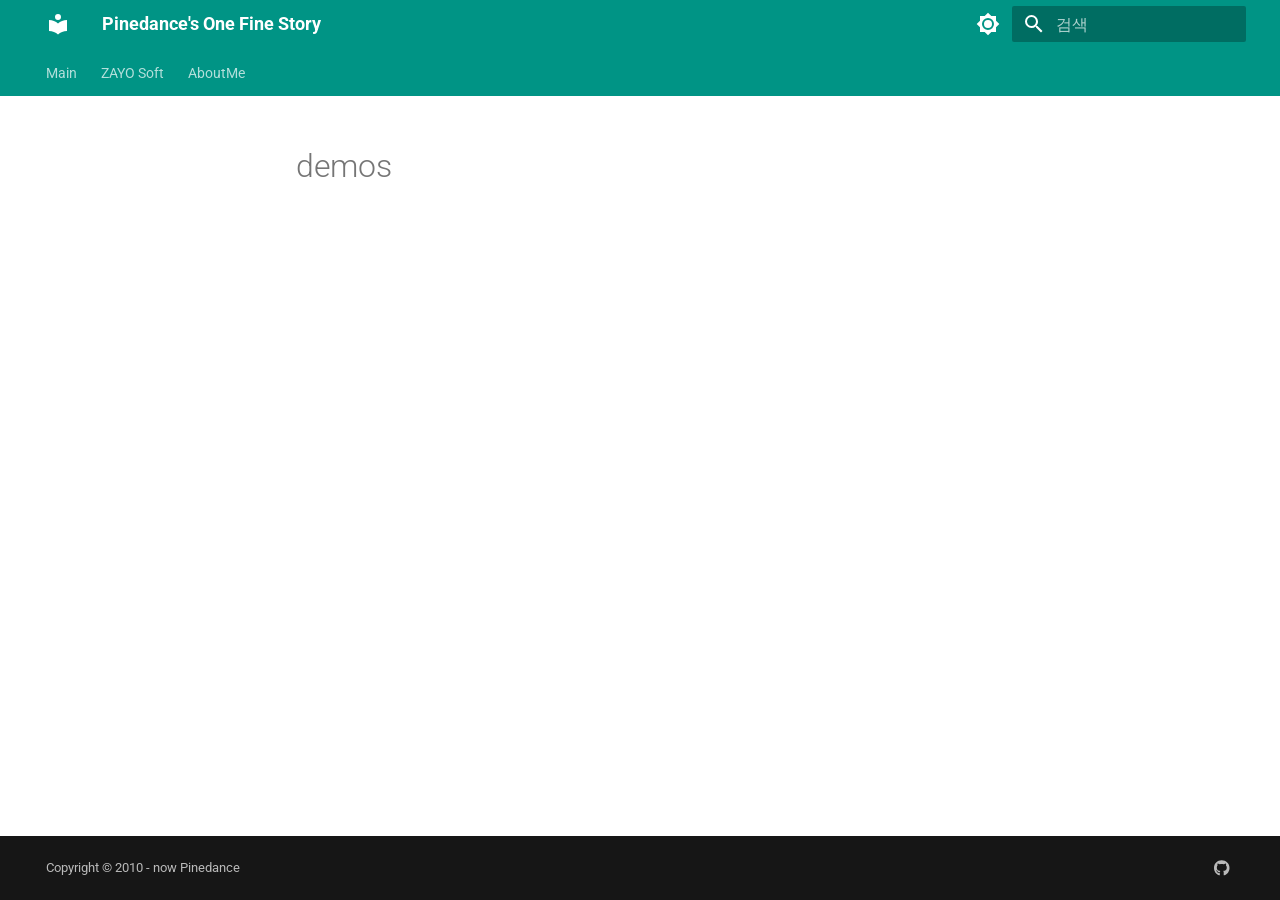
<file: home/_demos/index.html>
<!doctype html>
<html lang="ko" class="no-js">
  <head>
    
      <meta charset="utf-8">
      <meta name="viewport" content="width=device-width,initial-scale=1">
      
        <meta name="description" content="Pinedance's Homepage">
      
      
        <meta name="author" content="pinedance">
      
      
        <link rel="canonical" href="https://pinedance.github.io/home/_demos/">
      
      
      
      
      <link rel="icon" href="../../assets/images/favicon.png">
      <meta name="generator" content="mkdocs-1.6.1, mkdocs-material-9.6.14">
    
    
      
        <title>demos - Pinedance's One Fine Story</title>
      
    
    
      <link rel="stylesheet" href="../../assets/stylesheets/main.342714a4.min.css">
      
        
        <link rel="stylesheet" href="../../assets/stylesheets/palette.06af60db.min.css">
      
      


    
    
      
    
    
      
        
        
        <link rel="preconnect" href="https://fonts.gstatic.com" crossorigin>
        <link rel="stylesheet" href="https://fonts.googleapis.com/css?family=Roboto:300,300i,400,400i,700,700i%7CRoboto+Mono:400,400i,700,700i&display=fallback">
        <style>:root{--md-text-font:"Roboto";--md-code-font:"Roboto Mono"}</style>
      
    
    
      <link rel="stylesheet" href="../../assets/css/custom.css">
    
      <link rel="stylesheet" href="../../assets/css/showcase.css">
    
    <script>__md_scope=new URL("../..",location),__md_hash=e=>[...e].reduce(((e,_)=>(e<<5)-e+_.charCodeAt(0)),0),__md_get=(e,_=localStorage,t=__md_scope)=>JSON.parse(_.getItem(t.pathname+"."+e)),__md_set=(e,_,t=localStorage,a=__md_scope)=>{try{t.setItem(a.pathname+"."+e,JSON.stringify(_))}catch(e){}}</script>
    
      

    
    
    
  </head>
  
  
    
    
      
    
    
    
    
    <body dir="ltr" data-md-color-scheme="default" data-md-color-primary="teal" data-md-color-accent="teal">
  
    
    <input class="md-toggle" data-md-toggle="drawer" type="checkbox" id="__drawer" autocomplete="off">
    <input class="md-toggle" data-md-toggle="search" type="checkbox" id="__search" autocomplete="off">
    <label class="md-overlay" for="__drawer"></label>
    <div data-md-component="skip">
      
    </div>
    <div data-md-component="announce">
      
    </div>
    
    
      

<header class="md-header" data-md-component="header">
  <nav class="md-header__inner md-grid" aria-label="상단/헤더">
    <a href="../.." title="Pinedance&#39;s One Fine Story" class="md-header__button md-logo" aria-label="Pinedance's One Fine Story" data-md-component="logo">
      
  
  <svg xmlns="http://www.w3.org/2000/svg" viewBox="0 0 24 24"><path d="M12 8a3 3 0 0 0 3-3 3 3 0 0 0-3-3 3 3 0 0 0-3 3 3 3 0 0 0 3 3m0 3.54C9.64 9.35 6.5 8 3 8v11c3.5 0 6.64 1.35 9 3.54 2.36-2.19 5.5-3.54 9-3.54V8c-3.5 0-6.64 1.35-9 3.54"/></svg>

    </a>
    <label class="md-header__button md-icon" for="__drawer">
      
      <svg xmlns="http://www.w3.org/2000/svg" viewBox="0 0 24 24"><path d="M3 6h18v2H3zm0 5h18v2H3zm0 5h18v2H3z"/></svg>
    </label>
    <div class="md-header__title" data-md-component="header-title">
      <div class="md-header__ellipsis">
        <div class="md-header__topic">
          <span class="md-ellipsis">
            Pinedance's One Fine Story
          </span>
        </div>
        <div class="md-header__topic" data-md-component="header-topic">
          <span class="md-ellipsis">
            
               demos
            
          </span>
        </div>
      </div>
    </div>
    
      
        <form class="md-header__option" data-md-component="palette">
  
    
    
    
    <input class="md-option" data-md-color-media="(prefers-color-scheme: light)" data-md-color-scheme="default" data-md-color-primary="teal" data-md-color-accent="teal"  aria-label="다크 모드로 전환"  type="radio" name="__palette" id="__palette_0">
    
      <label class="md-header__button md-icon" title="다크 모드로 전환" for="__palette_1" hidden>
        <svg xmlns="http://www.w3.org/2000/svg" viewBox="0 0 24 24"><path d="M12 8a4 4 0 0 0-4 4 4 4 0 0 0 4 4 4 4 0 0 0 4-4 4 4 0 0 0-4-4m0 10a6 6 0 0 1-6-6 6 6 0 0 1 6-6 6 6 0 0 1 6 6 6 6 0 0 1-6 6m8-9.31V4h-4.69L12 .69 8.69 4H4v4.69L.69 12 4 15.31V20h4.69L12 23.31 15.31 20H20v-4.69L23.31 12z"/></svg>
      </label>
    
  
    
    
    
    <input class="md-option" data-md-color-media="(prefers-color-scheme: dark)" data-md-color-scheme="slate" data-md-color-primary="teal" data-md-color-accent="teal"  aria-label="라이트 모드로 전환"  type="radio" name="__palette" id="__palette_1">
    
      <label class="md-header__button md-icon" title="라이트 모드로 전환" for="__palette_0" hidden>
        <svg xmlns="http://www.w3.org/2000/svg" viewBox="0 0 24 24"><path d="M12 18c-.89 0-1.74-.2-2.5-.55C11.56 16.5 13 14.42 13 12s-1.44-4.5-3.5-5.45C10.26 6.2 11.11 6 12 6a6 6 0 0 1 6 6 6 6 0 0 1-6 6m8-9.31V4h-4.69L12 .69 8.69 4H4v4.69L.69 12 4 15.31V20h4.69L12 23.31 15.31 20H20v-4.69L23.31 12z"/></svg>
      </label>
    
  
</form>
      
    
    
      <script>var palette=__md_get("__palette");if(palette&&palette.color){if("(prefers-color-scheme)"===palette.color.media){var media=matchMedia("(prefers-color-scheme: light)"),input=document.querySelector(media.matches?"[data-md-color-media='(prefers-color-scheme: light)']":"[data-md-color-media='(prefers-color-scheme: dark)']");palette.color.media=input.getAttribute("data-md-color-media"),palette.color.scheme=input.getAttribute("data-md-color-scheme"),palette.color.primary=input.getAttribute("data-md-color-primary"),palette.color.accent=input.getAttribute("data-md-color-accent")}for(var[key,value]of Object.entries(palette.color))document.body.setAttribute("data-md-color-"+key,value)}</script>
    
    
    
      
      
        <label class="md-header__button md-icon" for="__search">
          
          <svg xmlns="http://www.w3.org/2000/svg" viewBox="0 0 24 24"><path d="M9.5 3A6.5 6.5 0 0 1 16 9.5c0 1.61-.59 3.09-1.56 4.23l.27.27h.79l5 5-1.5 1.5-5-5v-.79l-.27-.27A6.52 6.52 0 0 1 9.5 16 6.5 6.5 0 0 1 3 9.5 6.5 6.5 0 0 1 9.5 3m0 2C7 5 5 7 5 9.5S7 14 9.5 14 14 12 14 9.5 12 5 9.5 5"/></svg>
        </label>
        <div class="md-search" data-md-component="search" role="dialog">
  <label class="md-search__overlay" for="__search"></label>
  <div class="md-search__inner" role="search">
    <form class="md-search__form" name="search">
      <input type="text" class="md-search__input" name="query" aria-label="검색" placeholder="검색" autocapitalize="off" autocorrect="off" autocomplete="off" spellcheck="false" data-md-component="search-query" required>
      <label class="md-search__icon md-icon" for="__search">
        
        <svg xmlns="http://www.w3.org/2000/svg" viewBox="0 0 24 24"><path d="M9.5 3A6.5 6.5 0 0 1 16 9.5c0 1.61-.59 3.09-1.56 4.23l.27.27h.79l5 5-1.5 1.5-5-5v-.79l-.27-.27A6.52 6.52 0 0 1 9.5 16 6.5 6.5 0 0 1 3 9.5 6.5 6.5 0 0 1 9.5 3m0 2C7 5 5 7 5 9.5S7 14 9.5 14 14 12 14 9.5 12 5 9.5 5"/></svg>
        
        <svg xmlns="http://www.w3.org/2000/svg" viewBox="0 0 24 24"><path d="M20 11v2H8l5.5 5.5-1.42 1.42L4.16 12l7.92-7.92L13.5 5.5 8 11z"/></svg>
      </label>
      <nav class="md-search__options" aria-label="검색">
        
          <a href="javascript:void(0)" class="md-search__icon md-icon" title="공유" aria-label="공유" data-clipboard data-clipboard-text="" data-md-component="search-share" tabindex="-1">
            
            <svg xmlns="http://www.w3.org/2000/svg" viewBox="0 0 24 24"><path d="M18 16.08c-.76 0-1.44.3-1.96.77L8.91 12.7c.05-.23.09-.46.09-.7s-.04-.47-.09-.7l7.05-4.11c.54.5 1.25.81 2.04.81a3 3 0 0 0 3-3 3 3 0 0 0-3-3 3 3 0 0 0-3 3c0 .24.04.47.09.7L8.04 9.81C7.5 9.31 6.79 9 6 9a3 3 0 0 0-3 3 3 3 0 0 0 3 3c.79 0 1.5-.31 2.04-.81l7.12 4.15c-.05.21-.08.43-.08.66 0 1.61 1.31 2.91 2.92 2.91s2.92-1.3 2.92-2.91A2.92 2.92 0 0 0 18 16.08"/></svg>
          </a>
        
        <button type="reset" class="md-search__icon md-icon" title="지우기" aria-label="지우기" tabindex="-1">
          
          <svg xmlns="http://www.w3.org/2000/svg" viewBox="0 0 24 24"><path d="M19 6.41 17.59 5 12 10.59 6.41 5 5 6.41 10.59 12 5 17.59 6.41 19 12 13.41 17.59 19 19 17.59 13.41 12z"/></svg>
        </button>
      </nav>
      
        <div class="md-search__suggest" data-md-component="search-suggest"></div>
      
    </form>
    <div class="md-search__output">
      <div class="md-search__scrollwrap" tabindex="0" data-md-scrollfix>
        <div class="md-search-result" data-md-component="search-result">
          <div class="md-search-result__meta">
            검색 초기화
          </div>
          <ol class="md-search-result__list" role="presentation"></ol>
        </div>
      </div>
    </div>
  </div>
</div>
      
    
    
  </nav>
  
</header>
    
    <div class="md-container" data-md-component="container">
      
      
        
          
            
<nav class="md-tabs" aria-label="탭" data-md-component="tabs">
  <div class="md-grid">
    <ul class="md-tabs__list">
      
        
  
  
  
  
    <li class="md-tabs__item">
      <a href="../.." class="md-tabs__link">
        
  
  
    
  
  Main

      </a>
    </li>
  

      
        
  
  
  
  
    <li class="md-tabs__item">
      <a href="../../zayosoft/" class="md-tabs__link">
        
  
  
    
  
  ZAYO Soft

      </a>
    </li>
  

      
        
  
  
  
  
    <li class="md-tabs__item">
      <a href="../../aboutme/" class="md-tabs__link">
        
  
  
    
  
  AboutMe

      </a>
    </li>
  

      
    </ul>
  </div>
</nav>
          
        
      
      <main class="md-main" data-md-component="main">
        <div class="md-main__inner md-grid">
          
            
              
              <div class="md-sidebar md-sidebar--primary" data-md-component="sidebar" data-md-type="navigation" >
                <div class="md-sidebar__scrollwrap">
                  <div class="md-sidebar__inner">
                    


  


  

<nav class="md-nav md-nav--primary md-nav--lifted md-nav--integrated" aria-label="네비게이션" data-md-level="0">
  <label class="md-nav__title" for="__drawer">
    <a href="../.." title="Pinedance&#39;s One Fine Story" class="md-nav__button md-logo" aria-label="Pinedance's One Fine Story" data-md-component="logo">
      
  
  <svg xmlns="http://www.w3.org/2000/svg" viewBox="0 0 24 24"><path d="M12 8a3 3 0 0 0 3-3 3 3 0 0 0-3-3 3 3 0 0 0-3 3 3 3 0 0 0 3 3m0 3.54C9.64 9.35 6.5 8 3 8v11c3.5 0 6.64 1.35 9 3.54 2.36-2.19 5.5-3.54 9-3.54V8c-3.5 0-6.64 1.35-9 3.54"/></svg>

    </a>
    Pinedance's One Fine Story
  </label>
  
  <ul class="md-nav__list" data-md-scrollfix>
    
      
      
  
  
  
  
    <li class="md-nav__item">
      <a href="../.." class="md-nav__link">
        
  
  
  <span class="md-ellipsis">
    Main
    
  </span>
  

      </a>
    </li>
  

    
      
      
  
  
  
  
    <li class="md-nav__item">
      <a href="../../zayosoft/" class="md-nav__link">
        
  
  
  <span class="md-ellipsis">
    ZAYO Soft
    
  </span>
  

      </a>
    </li>
  

    
      
      
  
  
  
  
    <li class="md-nav__item">
      <a href="../../aboutme/" class="md-nav__link">
        
  
  
  <span class="md-ellipsis">
    AboutMe
    
  </span>
  

      </a>
    </li>
  

    
  </ul>
</nav>
                  </div>
                </div>
              </div>
            
            
          
          
            <div class="md-content" data-md-component="content">
              <article class="md-content__inner md-typeset">
                
                  



  <h1> demos</h1>














                
              </article>
            </div>
          
          
  <script>var tabs=__md_get("__tabs");if(Array.isArray(tabs))e:for(var set of document.querySelectorAll(".tabbed-set")){var labels=set.querySelector(".tabbed-labels");for(var tab of tabs)for(var label of labels.getElementsByTagName("label"))if(label.innerText.trim()===tab){var input=document.getElementById(label.htmlFor);input.checked=!0;continue e}}</script>

<script>var target=document.getElementById(location.hash.slice(1));target&&target.name&&(target.checked=target.name.startsWith("__tabbed_"))</script>
        </div>
        
          <button type="button" class="md-top md-icon" data-md-component="top" hidden>
  
  <svg xmlns="http://www.w3.org/2000/svg" viewBox="0 0 24 24"><path d="M13 20h-2V8l-5.5 5.5-1.42-1.42L12 4.16l7.92 7.92-1.42 1.42L13 8z"/></svg>
  맨위로
</button>
        
      </main>
      
        <footer class="md-footer">
  
  <div class="md-footer-meta md-typeset">
    <div class="md-footer-meta__inner md-grid">
      <div class="md-copyright">
  
    <div class="md-copyright__highlight">
      Copyright &copy; 2010 - now Pinedance
    </div>
  
  
</div>
      
        <div class="md-social">
  
    
    
    
    
      
      
    
    <a href="https://github.com/pinedance" target="_blank" rel="noopener" title="github.com" class="md-social__link">
      <svg xmlns="http://www.w3.org/2000/svg" viewBox="0 0 496 512"><!--! Font Awesome Free 6.7.2 by @fontawesome - https://fontawesome.com License - https://fontawesome.com/license/free (Icons: CC BY 4.0, Fonts: SIL OFL 1.1, Code: MIT License) Copyright 2024 Fonticons, Inc.--><path d="M165.9 397.4c0 2-2.3 3.6-5.2 3.6-3.3.3-5.6-1.3-5.6-3.6 0-2 2.3-3.6 5.2-3.6 3-.3 5.6 1.3 5.6 3.6m-31.1-4.5c-.7 2 1.3 4.3 4.3 4.9 2.6 1 5.6 0 6.2-2s-1.3-4.3-4.3-5.2c-2.6-.7-5.5.3-6.2 2.3m44.2-1.7c-2.9.7-4.9 2.6-4.6 4.9.3 2 2.9 3.3 5.9 2.6 2.9-.7 4.9-2.6 4.6-4.6-.3-1.9-3-3.2-5.9-2.9M244.8 8C106.1 8 0 113.3 0 252c0 110.9 69.8 205.8 169.5 239.2 12.8 2.3 17.3-5.6 17.3-12.1 0-6.2-.3-40.4-.3-61.4 0 0-70 15-84.7-29.8 0 0-11.4-29.1-27.8-36.6 0 0-22.9-15.7 1.6-15.4 0 0 24.9 2 38.6 25.8 21.9 38.6 58.6 27.5 72.9 20.9 2.3-16 8.8-27.1 16-33.7-55.9-6.2-112.3-14.3-112.3-110.5 0-27.5 7.6-41.3 23.6-58.9-2.6-6.5-11.1-33.3 2.6-67.9 20.9-6.5 69 27 69 27 20-5.6 41.5-8.5 62.8-8.5s42.8 2.9 62.8 8.5c0 0 48.1-33.6 69-27 13.7 34.7 5.2 61.4 2.6 67.9 16 17.7 25.8 31.5 25.8 58.9 0 96.5-58.9 104.2-114.8 110.5 9.2 7.9 17 22.9 17 46.4 0 33.7-.3 75.4-.3 83.6 0 6.5 4.6 14.4 17.3 12.1C428.2 457.8 496 362.9 496 252 496 113.3 383.5 8 244.8 8M97.2 352.9c-1.3 1-1 3.3.7 5.2 1.6 1.6 3.9 2.3 5.2 1 1.3-1 1-3.3-.7-5.2-1.6-1.6-3.9-2.3-5.2-1m-10.8-8.1c-.7 1.3.3 2.9 2.3 3.9 1.6 1 3.6.7 4.3-.7.7-1.3-.3-2.9-2.3-3.9-2-.6-3.6-.3-4.3.7m32.4 35.6c-1.6 1.3-1 4.3 1.3 6.2 2.3 2.3 5.2 2.6 6.5 1 1.3-1.3.7-4.3-1.3-6.2-2.2-2.3-5.2-2.6-6.5-1m-11.4-14.7c-1.6 1-1.6 3.6 0 5.9s4.3 3.3 5.6 2.3c1.6-1.3 1.6-3.9 0-6.2-1.4-2.3-4-3.3-5.6-2"/></svg>
    </a>
  
</div>
      
    </div>
  </div>
</footer>
      
    </div>
    <div class="md-dialog" data-md-component="dialog">
      <div class="md-dialog__inner md-typeset"></div>
    </div>
    
    
    
      
      <script id="__config" type="application/json">{"base": "../..", "features": ["navigation.tabs", "navigation.sections", "navigation.expand", "navigation.path", "navigation.top", "navigation.tracking", "navigation.instant", "search.suggest", "search.highlight", "search.share", "content.tabs.link", "content.code.copy", "toc.follow", "toc.integrate", "announce.dismiss"], "search": "../../assets/javascripts/workers/search.d50fe291.min.js", "tags": null, "translations": {"clipboard.copied": "\ud074\ub9bd\ubcf4\ub4dc\uc5d0 \ubcf5\uc0ac\ub428", "clipboard.copy": "\ud074\ub9bd\ubcf4\ub4dc\ub85c \ubcf5\uc0ac", "search.result.more.one": "\uc774 \ubb38\uc11c\uc5d0\uc11c 1\uac1c\uc758 \uac80\uc0c9 \uacb0\uacfc \ub354 \ubcf4\uae30", "search.result.more.other": "\uc774 \ubb38\uc11c\uc5d0\uc11c #\uac1c\uc758 \uac80\uc0c9 \uacb0\uacfc \ub354 \ubcf4\uae30", "search.result.none": "\uac80\uc0c9\uc5b4\uc640 \uc77c\uce58\ud558\ub294 \ubb38\uc11c\uac00 \uc5c6\uc2b5\ub2c8\ub2e4", "search.result.one": "1\uac1c\uc758 \uc77c\uce58\ud558\ub294 \ubb38\uc11c", "search.result.other": "#\uac1c\uc758 \uc77c\uce58\ud558\ub294 \ubb38\uc11c", "search.result.placeholder": "\uac80\uc0c9\uc5b4\ub97c \uc785\ub825\ud558\uc138\uc694", "search.result.term.missing": "\ud3ec\ud568\ub418\uc9c0 \uc54a\uc740 \uac80\uc0c9\uc5b4", "select.version": "\ubc84\uc804 \uc120\ud0dd"}, "version": null}</script>
    
    
      <script src="../../assets/javascripts/bundle.13a4f30d.min.js"></script>
      
    
  </body>
</html>
</file>
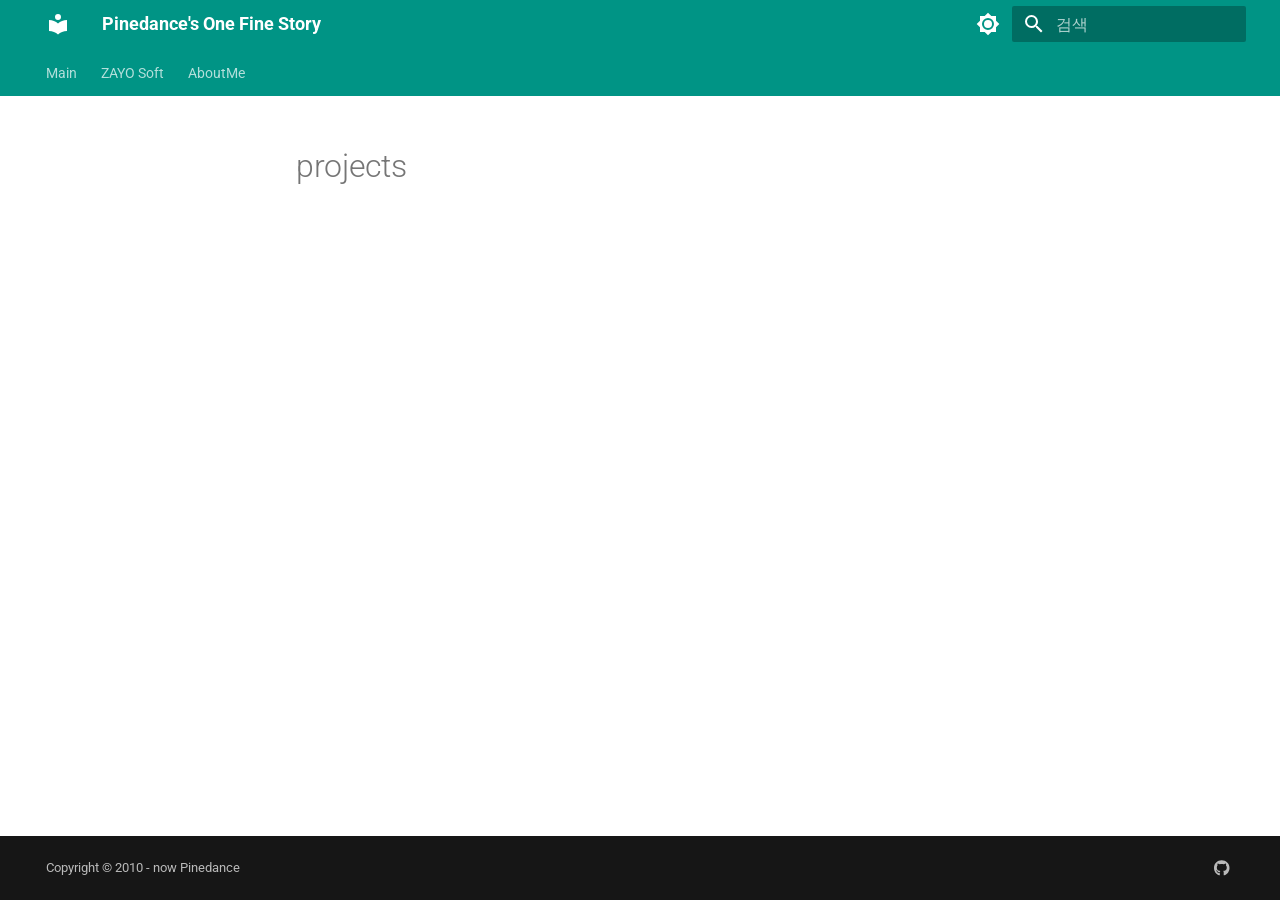
<file: home/_projects/index.html>
<!doctype html>
<html lang="ko" class="no-js">
  <head>
    
      <meta charset="utf-8">
      <meta name="viewport" content="width=device-width,initial-scale=1">
      
        <meta name="description" content="Pinedance's Homepage">
      
      
        <meta name="author" content="pinedance">
      
      
        <link rel="canonical" href="https://pinedance.github.io/home/_projects/">
      
      
      
      
      <link rel="icon" href="../../assets/images/favicon.png">
      <meta name="generator" content="mkdocs-1.6.1, mkdocs-material-9.6.14">
    
    
      
        <title>projects - Pinedance's One Fine Story</title>
      
    
    
      <link rel="stylesheet" href="../../assets/stylesheets/main.342714a4.min.css">
      
        
        <link rel="stylesheet" href="../../assets/stylesheets/palette.06af60db.min.css">
      
      


    
    
      
    
    
      
        
        
        <link rel="preconnect" href="https://fonts.gstatic.com" crossorigin>
        <link rel="stylesheet" href="https://fonts.googleapis.com/css?family=Roboto:300,300i,400,400i,700,700i%7CRoboto+Mono:400,400i,700,700i&display=fallback">
        <style>:root{--md-text-font:"Roboto";--md-code-font:"Roboto Mono"}</style>
      
    
    
      <link rel="stylesheet" href="../../assets/css/custom.css">
    
      <link rel="stylesheet" href="../../assets/css/showcase.css">
    
    <script>__md_scope=new URL("../..",location),__md_hash=e=>[...e].reduce(((e,_)=>(e<<5)-e+_.charCodeAt(0)),0),__md_get=(e,_=localStorage,t=__md_scope)=>JSON.parse(_.getItem(t.pathname+"."+e)),__md_set=(e,_,t=localStorage,a=__md_scope)=>{try{t.setItem(a.pathname+"."+e,JSON.stringify(_))}catch(e){}}</script>
    
      

    
    
    
  </head>
  
  
    
    
      
    
    
    
    
    <body dir="ltr" data-md-color-scheme="default" data-md-color-primary="teal" data-md-color-accent="teal">
  
    
    <input class="md-toggle" data-md-toggle="drawer" type="checkbox" id="__drawer" autocomplete="off">
    <input class="md-toggle" data-md-toggle="search" type="checkbox" id="__search" autocomplete="off">
    <label class="md-overlay" for="__drawer"></label>
    <div data-md-component="skip">
      
    </div>
    <div data-md-component="announce">
      
    </div>
    
    
      

<header class="md-header" data-md-component="header">
  <nav class="md-header__inner md-grid" aria-label="상단/헤더">
    <a href="../.." title="Pinedance&#39;s One Fine Story" class="md-header__button md-logo" aria-label="Pinedance's One Fine Story" data-md-component="logo">
      
  
  <svg xmlns="http://www.w3.org/2000/svg" viewBox="0 0 24 24"><path d="M12 8a3 3 0 0 0 3-3 3 3 0 0 0-3-3 3 3 0 0 0-3 3 3 3 0 0 0 3 3m0 3.54C9.64 9.35 6.5 8 3 8v11c3.5 0 6.64 1.35 9 3.54 2.36-2.19 5.5-3.54 9-3.54V8c-3.5 0-6.64 1.35-9 3.54"/></svg>

    </a>
    <label class="md-header__button md-icon" for="__drawer">
      
      <svg xmlns="http://www.w3.org/2000/svg" viewBox="0 0 24 24"><path d="M3 6h18v2H3zm0 5h18v2H3zm0 5h18v2H3z"/></svg>
    </label>
    <div class="md-header__title" data-md-component="header-title">
      <div class="md-header__ellipsis">
        <div class="md-header__topic">
          <span class="md-ellipsis">
            Pinedance's One Fine Story
          </span>
        </div>
        <div class="md-header__topic" data-md-component="header-topic">
          <span class="md-ellipsis">
            
               projects
            
          </span>
        </div>
      </div>
    </div>
    
      
        <form class="md-header__option" data-md-component="palette">
  
    
    
    
    <input class="md-option" data-md-color-media="(prefers-color-scheme: light)" data-md-color-scheme="default" data-md-color-primary="teal" data-md-color-accent="teal"  aria-label="다크 모드로 전환"  type="radio" name="__palette" id="__palette_0">
    
      <label class="md-header__button md-icon" title="다크 모드로 전환" for="__palette_1" hidden>
        <svg xmlns="http://www.w3.org/2000/svg" viewBox="0 0 24 24"><path d="M12 8a4 4 0 0 0-4 4 4 4 0 0 0 4 4 4 4 0 0 0 4-4 4 4 0 0 0-4-4m0 10a6 6 0 0 1-6-6 6 6 0 0 1 6-6 6 6 0 0 1 6 6 6 6 0 0 1-6 6m8-9.31V4h-4.69L12 .69 8.69 4H4v4.69L.69 12 4 15.31V20h4.69L12 23.31 15.31 20H20v-4.69L23.31 12z"/></svg>
      </label>
    
  
    
    
    
    <input class="md-option" data-md-color-media="(prefers-color-scheme: dark)" data-md-color-scheme="slate" data-md-color-primary="teal" data-md-color-accent="teal"  aria-label="라이트 모드로 전환"  type="radio" name="__palette" id="__palette_1">
    
      <label class="md-header__button md-icon" title="라이트 모드로 전환" for="__palette_0" hidden>
        <svg xmlns="http://www.w3.org/2000/svg" viewBox="0 0 24 24"><path d="M12 18c-.89 0-1.74-.2-2.5-.55C11.56 16.5 13 14.42 13 12s-1.44-4.5-3.5-5.45C10.26 6.2 11.11 6 12 6a6 6 0 0 1 6 6 6 6 0 0 1-6 6m8-9.31V4h-4.69L12 .69 8.69 4H4v4.69L.69 12 4 15.31V20h4.69L12 23.31 15.31 20H20v-4.69L23.31 12z"/></svg>
      </label>
    
  
</form>
      
    
    
      <script>var palette=__md_get("__palette");if(palette&&palette.color){if("(prefers-color-scheme)"===palette.color.media){var media=matchMedia("(prefers-color-scheme: light)"),input=document.querySelector(media.matches?"[data-md-color-media='(prefers-color-scheme: light)']":"[data-md-color-media='(prefers-color-scheme: dark)']");palette.color.media=input.getAttribute("data-md-color-media"),palette.color.scheme=input.getAttribute("data-md-color-scheme"),palette.color.primary=input.getAttribute("data-md-color-primary"),palette.color.accent=input.getAttribute("data-md-color-accent")}for(var[key,value]of Object.entries(palette.color))document.body.setAttribute("data-md-color-"+key,value)}</script>
    
    
    
      
      
        <label class="md-header__button md-icon" for="__search">
          
          <svg xmlns="http://www.w3.org/2000/svg" viewBox="0 0 24 24"><path d="M9.5 3A6.5 6.5 0 0 1 16 9.5c0 1.61-.59 3.09-1.56 4.23l.27.27h.79l5 5-1.5 1.5-5-5v-.79l-.27-.27A6.52 6.52 0 0 1 9.5 16 6.5 6.5 0 0 1 3 9.5 6.5 6.5 0 0 1 9.5 3m0 2C7 5 5 7 5 9.5S7 14 9.5 14 14 12 14 9.5 12 5 9.5 5"/></svg>
        </label>
        <div class="md-search" data-md-component="search" role="dialog">
  <label class="md-search__overlay" for="__search"></label>
  <div class="md-search__inner" role="search">
    <form class="md-search__form" name="search">
      <input type="text" class="md-search__input" name="query" aria-label="검색" placeholder="검색" autocapitalize="off" autocorrect="off" autocomplete="off" spellcheck="false" data-md-component="search-query" required>
      <label class="md-search__icon md-icon" for="__search">
        
        <svg xmlns="http://www.w3.org/2000/svg" viewBox="0 0 24 24"><path d="M9.5 3A6.5 6.5 0 0 1 16 9.5c0 1.61-.59 3.09-1.56 4.23l.27.27h.79l5 5-1.5 1.5-5-5v-.79l-.27-.27A6.52 6.52 0 0 1 9.5 16 6.5 6.5 0 0 1 3 9.5 6.5 6.5 0 0 1 9.5 3m0 2C7 5 5 7 5 9.5S7 14 9.5 14 14 12 14 9.5 12 5 9.5 5"/></svg>
        
        <svg xmlns="http://www.w3.org/2000/svg" viewBox="0 0 24 24"><path d="M20 11v2H8l5.5 5.5-1.42 1.42L4.16 12l7.92-7.92L13.5 5.5 8 11z"/></svg>
      </label>
      <nav class="md-search__options" aria-label="검색">
        
          <a href="javascript:void(0)" class="md-search__icon md-icon" title="공유" aria-label="공유" data-clipboard data-clipboard-text="" data-md-component="search-share" tabindex="-1">
            
            <svg xmlns="http://www.w3.org/2000/svg" viewBox="0 0 24 24"><path d="M18 16.08c-.76 0-1.44.3-1.96.77L8.91 12.7c.05-.23.09-.46.09-.7s-.04-.47-.09-.7l7.05-4.11c.54.5 1.25.81 2.04.81a3 3 0 0 0 3-3 3 3 0 0 0-3-3 3 3 0 0 0-3 3c0 .24.04.47.09.7L8.04 9.81C7.5 9.31 6.79 9 6 9a3 3 0 0 0-3 3 3 3 0 0 0 3 3c.79 0 1.5-.31 2.04-.81l7.12 4.15c-.05.21-.08.43-.08.66 0 1.61 1.31 2.91 2.92 2.91s2.92-1.3 2.92-2.91A2.92 2.92 0 0 0 18 16.08"/></svg>
          </a>
        
        <button type="reset" class="md-search__icon md-icon" title="지우기" aria-label="지우기" tabindex="-1">
          
          <svg xmlns="http://www.w3.org/2000/svg" viewBox="0 0 24 24"><path d="M19 6.41 17.59 5 12 10.59 6.41 5 5 6.41 10.59 12 5 17.59 6.41 19 12 13.41 17.59 19 19 17.59 13.41 12z"/></svg>
        </button>
      </nav>
      
        <div class="md-search__suggest" data-md-component="search-suggest"></div>
      
    </form>
    <div class="md-search__output">
      <div class="md-search__scrollwrap" tabindex="0" data-md-scrollfix>
        <div class="md-search-result" data-md-component="search-result">
          <div class="md-search-result__meta">
            검색 초기화
          </div>
          <ol class="md-search-result__list" role="presentation"></ol>
        </div>
      </div>
    </div>
  </div>
</div>
      
    
    
  </nav>
  
</header>
    
    <div class="md-container" data-md-component="container">
      
      
        
          
            
<nav class="md-tabs" aria-label="탭" data-md-component="tabs">
  <div class="md-grid">
    <ul class="md-tabs__list">
      
        
  
  
  
  
    <li class="md-tabs__item">
      <a href="../.." class="md-tabs__link">
        
  
  
    
  
  Main

      </a>
    </li>
  

      
        
  
  
  
  
    <li class="md-tabs__item">
      <a href="../../zayosoft/" class="md-tabs__link">
        
  
  
    
  
  ZAYO Soft

      </a>
    </li>
  

      
        
  
  
  
  
    <li class="md-tabs__item">
      <a href="../../aboutme/" class="md-tabs__link">
        
  
  
    
  
  AboutMe

      </a>
    </li>
  

      
    </ul>
  </div>
</nav>
          
        
      
      <main class="md-main" data-md-component="main">
        <div class="md-main__inner md-grid">
          
            
              
              <div class="md-sidebar md-sidebar--primary" data-md-component="sidebar" data-md-type="navigation" >
                <div class="md-sidebar__scrollwrap">
                  <div class="md-sidebar__inner">
                    


  


  

<nav class="md-nav md-nav--primary md-nav--lifted md-nav--integrated" aria-label="네비게이션" data-md-level="0">
  <label class="md-nav__title" for="__drawer">
    <a href="../.." title="Pinedance&#39;s One Fine Story" class="md-nav__button md-logo" aria-label="Pinedance's One Fine Story" data-md-component="logo">
      
  
  <svg xmlns="http://www.w3.org/2000/svg" viewBox="0 0 24 24"><path d="M12 8a3 3 0 0 0 3-3 3 3 0 0 0-3-3 3 3 0 0 0-3 3 3 3 0 0 0 3 3m0 3.54C9.64 9.35 6.5 8 3 8v11c3.5 0 6.64 1.35 9 3.54 2.36-2.19 5.5-3.54 9-3.54V8c-3.5 0-6.64 1.35-9 3.54"/></svg>

    </a>
    Pinedance's One Fine Story
  </label>
  
  <ul class="md-nav__list" data-md-scrollfix>
    
      
      
  
  
  
  
    <li class="md-nav__item">
      <a href="../.." class="md-nav__link">
        
  
  
  <span class="md-ellipsis">
    Main
    
  </span>
  

      </a>
    </li>
  

    
      
      
  
  
  
  
    <li class="md-nav__item">
      <a href="../../zayosoft/" class="md-nav__link">
        
  
  
  <span class="md-ellipsis">
    ZAYO Soft
    
  </span>
  

      </a>
    </li>
  

    
      
      
  
  
  
  
    <li class="md-nav__item">
      <a href="../../aboutme/" class="md-nav__link">
        
  
  
  <span class="md-ellipsis">
    AboutMe
    
  </span>
  

      </a>
    </li>
  

    
  </ul>
</nav>
                  </div>
                </div>
              </div>
            
            
          
          
            <div class="md-content" data-md-component="content">
              <article class="md-content__inner md-typeset">
                
                  



  <h1> projects</h1>














                
              </article>
            </div>
          
          
  <script>var tabs=__md_get("__tabs");if(Array.isArray(tabs))e:for(var set of document.querySelectorAll(".tabbed-set")){var labels=set.querySelector(".tabbed-labels");for(var tab of tabs)for(var label of labels.getElementsByTagName("label"))if(label.innerText.trim()===tab){var input=document.getElementById(label.htmlFor);input.checked=!0;continue e}}</script>

<script>var target=document.getElementById(location.hash.slice(1));target&&target.name&&(target.checked=target.name.startsWith("__tabbed_"))</script>
        </div>
        
          <button type="button" class="md-top md-icon" data-md-component="top" hidden>
  
  <svg xmlns="http://www.w3.org/2000/svg" viewBox="0 0 24 24"><path d="M13 20h-2V8l-5.5 5.5-1.42-1.42L12 4.16l7.92 7.92-1.42 1.42L13 8z"/></svg>
  맨위로
</button>
        
      </main>
      
        <footer class="md-footer">
  
  <div class="md-footer-meta md-typeset">
    <div class="md-footer-meta__inner md-grid">
      <div class="md-copyright">
  
    <div class="md-copyright__highlight">
      Copyright &copy; 2010 - now Pinedance
    </div>
  
  
</div>
      
        <div class="md-social">
  
    
    
    
    
      
      
    
    <a href="https://github.com/pinedance" target="_blank" rel="noopener" title="github.com" class="md-social__link">
      <svg xmlns="http://www.w3.org/2000/svg" viewBox="0 0 496 512"><!--! Font Awesome Free 6.7.2 by @fontawesome - https://fontawesome.com License - https://fontawesome.com/license/free (Icons: CC BY 4.0, Fonts: SIL OFL 1.1, Code: MIT License) Copyright 2024 Fonticons, Inc.--><path d="M165.9 397.4c0 2-2.3 3.6-5.2 3.6-3.3.3-5.6-1.3-5.6-3.6 0-2 2.3-3.6 5.2-3.6 3-.3 5.6 1.3 5.6 3.6m-31.1-4.5c-.7 2 1.3 4.3 4.3 4.9 2.6 1 5.6 0 6.2-2s-1.3-4.3-4.3-5.2c-2.6-.7-5.5.3-6.2 2.3m44.2-1.7c-2.9.7-4.9 2.6-4.6 4.9.3 2 2.9 3.3 5.9 2.6 2.9-.7 4.9-2.6 4.6-4.6-.3-1.9-3-3.2-5.9-2.9M244.8 8C106.1 8 0 113.3 0 252c0 110.9 69.8 205.8 169.5 239.2 12.8 2.3 17.3-5.6 17.3-12.1 0-6.2-.3-40.4-.3-61.4 0 0-70 15-84.7-29.8 0 0-11.4-29.1-27.8-36.6 0 0-22.9-15.7 1.6-15.4 0 0 24.9 2 38.6 25.8 21.9 38.6 58.6 27.5 72.9 20.9 2.3-16 8.8-27.1 16-33.7-55.9-6.2-112.3-14.3-112.3-110.5 0-27.5 7.6-41.3 23.6-58.9-2.6-6.5-11.1-33.3 2.6-67.9 20.9-6.5 69 27 69 27 20-5.6 41.5-8.5 62.8-8.5s42.8 2.9 62.8 8.5c0 0 48.1-33.6 69-27 13.7 34.7 5.2 61.4 2.6 67.9 16 17.7 25.8 31.5 25.8 58.9 0 96.5-58.9 104.2-114.8 110.5 9.2 7.9 17 22.9 17 46.4 0 33.7-.3 75.4-.3 83.6 0 6.5 4.6 14.4 17.3 12.1C428.2 457.8 496 362.9 496 252 496 113.3 383.5 8 244.8 8M97.2 352.9c-1.3 1-1 3.3.7 5.2 1.6 1.6 3.9 2.3 5.2 1 1.3-1 1-3.3-.7-5.2-1.6-1.6-3.9-2.3-5.2-1m-10.8-8.1c-.7 1.3.3 2.9 2.3 3.9 1.6 1 3.6.7 4.3-.7.7-1.3-.3-2.9-2.3-3.9-2-.6-3.6-.3-4.3.7m32.4 35.6c-1.6 1.3-1 4.3 1.3 6.2 2.3 2.3 5.2 2.6 6.5 1 1.3-1.3.7-4.3-1.3-6.2-2.2-2.3-5.2-2.6-6.5-1m-11.4-14.7c-1.6 1-1.6 3.6 0 5.9s4.3 3.3 5.6 2.3c1.6-1.3 1.6-3.9 0-6.2-1.4-2.3-4-3.3-5.6-2"/></svg>
    </a>
  
</div>
      
    </div>
  </div>
</footer>
      
    </div>
    <div class="md-dialog" data-md-component="dialog">
      <div class="md-dialog__inner md-typeset"></div>
    </div>
    
    
    
      
      <script id="__config" type="application/json">{"base": "../..", "features": ["navigation.tabs", "navigation.sections", "navigation.expand", "navigation.path", "navigation.top", "navigation.tracking", "navigation.instant", "search.suggest", "search.highlight", "search.share", "content.tabs.link", "content.code.copy", "toc.follow", "toc.integrate", "announce.dismiss"], "search": "../../assets/javascripts/workers/search.d50fe291.min.js", "tags": null, "translations": {"clipboard.copied": "\ud074\ub9bd\ubcf4\ub4dc\uc5d0 \ubcf5\uc0ac\ub428", "clipboard.copy": "\ud074\ub9bd\ubcf4\ub4dc\ub85c \ubcf5\uc0ac", "search.result.more.one": "\uc774 \ubb38\uc11c\uc5d0\uc11c 1\uac1c\uc758 \uac80\uc0c9 \uacb0\uacfc \ub354 \ubcf4\uae30", "search.result.more.other": "\uc774 \ubb38\uc11c\uc5d0\uc11c #\uac1c\uc758 \uac80\uc0c9 \uacb0\uacfc \ub354 \ubcf4\uae30", "search.result.none": "\uac80\uc0c9\uc5b4\uc640 \uc77c\uce58\ud558\ub294 \ubb38\uc11c\uac00 \uc5c6\uc2b5\ub2c8\ub2e4", "search.result.one": "1\uac1c\uc758 \uc77c\uce58\ud558\ub294 \ubb38\uc11c", "search.result.other": "#\uac1c\uc758 \uc77c\uce58\ud558\ub294 \ubb38\uc11c", "search.result.placeholder": "\uac80\uc0c9\uc5b4\ub97c \uc785\ub825\ud558\uc138\uc694", "search.result.term.missing": "\ud3ec\ud568\ub418\uc9c0 \uc54a\uc740 \uac80\uc0c9\uc5b4", "select.version": "\ubc84\uc804 \uc120\ud0dd"}, "version": null}</script>
    
    
      <script src="../../assets/javascripts/bundle.13a4f30d.min.js"></script>
      
    
  </body>
</html>
</file>
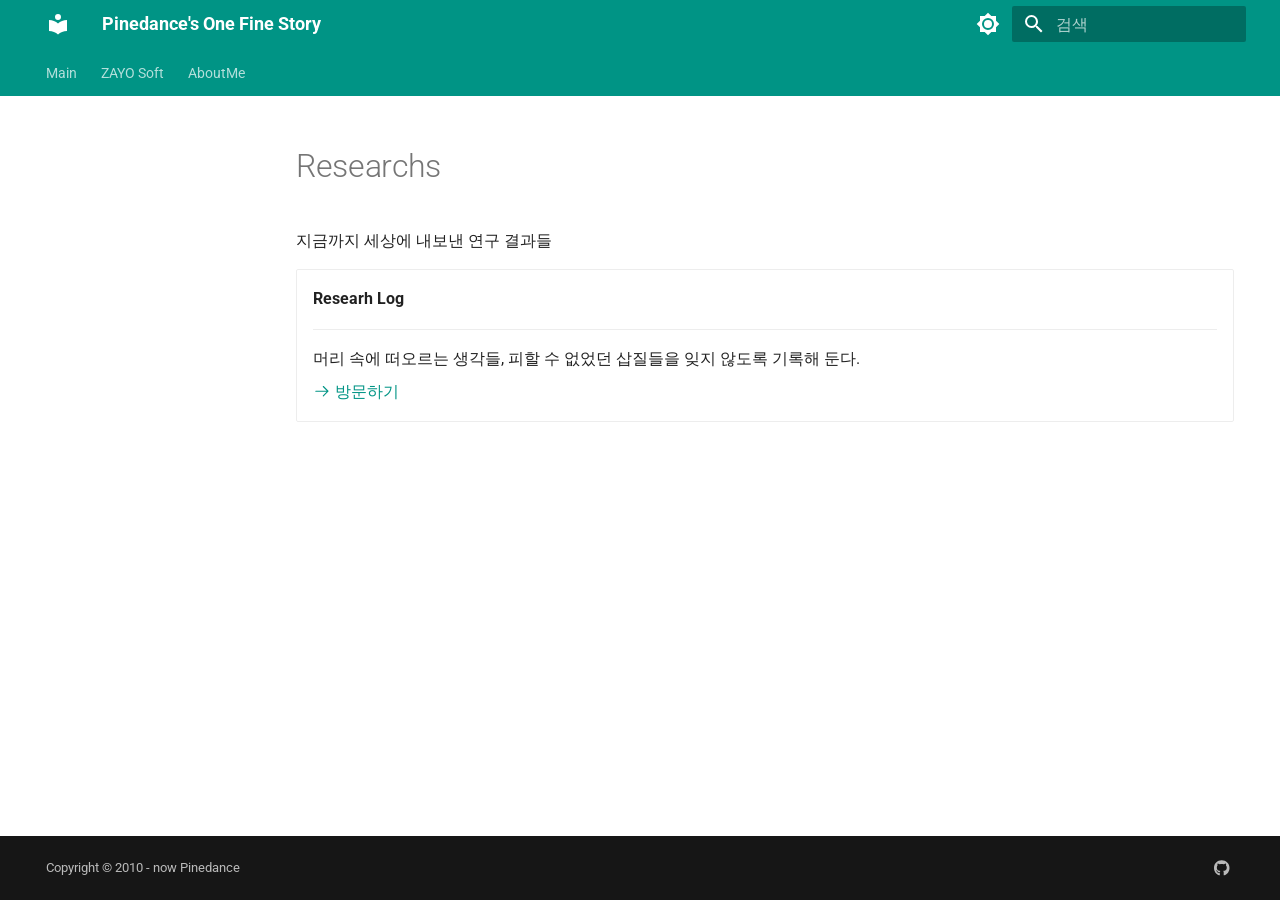
<file: home/_research/index.html>
<!doctype html>
<html lang="ko" class="no-js">
  <head>
    
      <meta charset="utf-8">
      <meta name="viewport" content="width=device-width,initial-scale=1">
      
        <meta name="description" content="Pinedance's Homepage">
      
      
        <meta name="author" content="pinedance">
      
      
        <link rel="canonical" href="https://pinedance.github.io/home/_research/">
      
      
      
      
      <link rel="icon" href="../../assets/images/favicon.png">
      <meta name="generator" content="mkdocs-1.6.1, mkdocs-material-9.6.14">
    
    
      
        <title>Researchs - Pinedance's One Fine Story</title>
      
    
    
      <link rel="stylesheet" href="../../assets/stylesheets/main.342714a4.min.css">
      
        
        <link rel="stylesheet" href="../../assets/stylesheets/palette.06af60db.min.css">
      
      


    
    
      
    
    
      
        
        
        <link rel="preconnect" href="https://fonts.gstatic.com" crossorigin>
        <link rel="stylesheet" href="https://fonts.googleapis.com/css?family=Roboto:300,300i,400,400i,700,700i%7CRoboto+Mono:400,400i,700,700i&display=fallback">
        <style>:root{--md-text-font:"Roboto";--md-code-font:"Roboto Mono"}</style>
      
    
    
      <link rel="stylesheet" href="../../assets/css/custom.css">
    
      <link rel="stylesheet" href="../../assets/css/showcase.css">
    
    <script>__md_scope=new URL("../..",location),__md_hash=e=>[...e].reduce(((e,_)=>(e<<5)-e+_.charCodeAt(0)),0),__md_get=(e,_=localStorage,t=__md_scope)=>JSON.parse(_.getItem(t.pathname+"."+e)),__md_set=(e,_,t=localStorage,a=__md_scope)=>{try{t.setItem(a.pathname+"."+e,JSON.stringify(_))}catch(e){}}</script>
    
      

    
    
    
  </head>
  
  
    
    
      
    
    
    
    
    <body dir="ltr" data-md-color-scheme="default" data-md-color-primary="teal" data-md-color-accent="teal">
  
    
    <input class="md-toggle" data-md-toggle="drawer" type="checkbox" id="__drawer" autocomplete="off">
    <input class="md-toggle" data-md-toggle="search" type="checkbox" id="__search" autocomplete="off">
    <label class="md-overlay" for="__drawer"></label>
    <div data-md-component="skip">
      
        
        <a href="#researchs" class="md-skip">
          콘텐츠로 이동
        </a>
      
    </div>
    <div data-md-component="announce">
      
    </div>
    
    
      

<header class="md-header" data-md-component="header">
  <nav class="md-header__inner md-grid" aria-label="상단/헤더">
    <a href="../.." title="Pinedance&#39;s One Fine Story" class="md-header__button md-logo" aria-label="Pinedance's One Fine Story" data-md-component="logo">
      
  
  <svg xmlns="http://www.w3.org/2000/svg" viewBox="0 0 24 24"><path d="M12 8a3 3 0 0 0 3-3 3 3 0 0 0-3-3 3 3 0 0 0-3 3 3 3 0 0 0 3 3m0 3.54C9.64 9.35 6.5 8 3 8v11c3.5 0 6.64 1.35 9 3.54 2.36-2.19 5.5-3.54 9-3.54V8c-3.5 0-6.64 1.35-9 3.54"/></svg>

    </a>
    <label class="md-header__button md-icon" for="__drawer">
      
      <svg xmlns="http://www.w3.org/2000/svg" viewBox="0 0 24 24"><path d="M3 6h18v2H3zm0 5h18v2H3zm0 5h18v2H3z"/></svg>
    </label>
    <div class="md-header__title" data-md-component="header-title">
      <div class="md-header__ellipsis">
        <div class="md-header__topic">
          <span class="md-ellipsis">
            Pinedance's One Fine Story
          </span>
        </div>
        <div class="md-header__topic" data-md-component="header-topic">
          <span class="md-ellipsis">
            
              Researchs
            
          </span>
        </div>
      </div>
    </div>
    
      
        <form class="md-header__option" data-md-component="palette">
  
    
    
    
    <input class="md-option" data-md-color-media="(prefers-color-scheme: light)" data-md-color-scheme="default" data-md-color-primary="teal" data-md-color-accent="teal"  aria-label="다크 모드로 전환"  type="radio" name="__palette" id="__palette_0">
    
      <label class="md-header__button md-icon" title="다크 모드로 전환" for="__palette_1" hidden>
        <svg xmlns="http://www.w3.org/2000/svg" viewBox="0 0 24 24"><path d="M12 8a4 4 0 0 0-4 4 4 4 0 0 0 4 4 4 4 0 0 0 4-4 4 4 0 0 0-4-4m0 10a6 6 0 0 1-6-6 6 6 0 0 1 6-6 6 6 0 0 1 6 6 6 6 0 0 1-6 6m8-9.31V4h-4.69L12 .69 8.69 4H4v4.69L.69 12 4 15.31V20h4.69L12 23.31 15.31 20H20v-4.69L23.31 12z"/></svg>
      </label>
    
  
    
    
    
    <input class="md-option" data-md-color-media="(prefers-color-scheme: dark)" data-md-color-scheme="slate" data-md-color-primary="teal" data-md-color-accent="teal"  aria-label="라이트 모드로 전환"  type="radio" name="__palette" id="__palette_1">
    
      <label class="md-header__button md-icon" title="라이트 모드로 전환" for="__palette_0" hidden>
        <svg xmlns="http://www.w3.org/2000/svg" viewBox="0 0 24 24"><path d="M12 18c-.89 0-1.74-.2-2.5-.55C11.56 16.5 13 14.42 13 12s-1.44-4.5-3.5-5.45C10.26 6.2 11.11 6 12 6a6 6 0 0 1 6 6 6 6 0 0 1-6 6m8-9.31V4h-4.69L12 .69 8.69 4H4v4.69L.69 12 4 15.31V20h4.69L12 23.31 15.31 20H20v-4.69L23.31 12z"/></svg>
      </label>
    
  
</form>
      
    
    
      <script>var palette=__md_get("__palette");if(palette&&palette.color){if("(prefers-color-scheme)"===palette.color.media){var media=matchMedia("(prefers-color-scheme: light)"),input=document.querySelector(media.matches?"[data-md-color-media='(prefers-color-scheme: light)']":"[data-md-color-media='(prefers-color-scheme: dark)']");palette.color.media=input.getAttribute("data-md-color-media"),palette.color.scheme=input.getAttribute("data-md-color-scheme"),palette.color.primary=input.getAttribute("data-md-color-primary"),palette.color.accent=input.getAttribute("data-md-color-accent")}for(var[key,value]of Object.entries(palette.color))document.body.setAttribute("data-md-color-"+key,value)}</script>
    
    
    
      
      
        <label class="md-header__button md-icon" for="__search">
          
          <svg xmlns="http://www.w3.org/2000/svg" viewBox="0 0 24 24"><path d="M9.5 3A6.5 6.5 0 0 1 16 9.5c0 1.61-.59 3.09-1.56 4.23l.27.27h.79l5 5-1.5 1.5-5-5v-.79l-.27-.27A6.52 6.52 0 0 1 9.5 16 6.5 6.5 0 0 1 3 9.5 6.5 6.5 0 0 1 9.5 3m0 2C7 5 5 7 5 9.5S7 14 9.5 14 14 12 14 9.5 12 5 9.5 5"/></svg>
        </label>
        <div class="md-search" data-md-component="search" role="dialog">
  <label class="md-search__overlay" for="__search"></label>
  <div class="md-search__inner" role="search">
    <form class="md-search__form" name="search">
      <input type="text" class="md-search__input" name="query" aria-label="검색" placeholder="검색" autocapitalize="off" autocorrect="off" autocomplete="off" spellcheck="false" data-md-component="search-query" required>
      <label class="md-search__icon md-icon" for="__search">
        
        <svg xmlns="http://www.w3.org/2000/svg" viewBox="0 0 24 24"><path d="M9.5 3A6.5 6.5 0 0 1 16 9.5c0 1.61-.59 3.09-1.56 4.23l.27.27h.79l5 5-1.5 1.5-5-5v-.79l-.27-.27A6.52 6.52 0 0 1 9.5 16 6.5 6.5 0 0 1 3 9.5 6.5 6.5 0 0 1 9.5 3m0 2C7 5 5 7 5 9.5S7 14 9.5 14 14 12 14 9.5 12 5 9.5 5"/></svg>
        
        <svg xmlns="http://www.w3.org/2000/svg" viewBox="0 0 24 24"><path d="M20 11v2H8l5.5 5.5-1.42 1.42L4.16 12l7.92-7.92L13.5 5.5 8 11z"/></svg>
      </label>
      <nav class="md-search__options" aria-label="검색">
        
          <a href="javascript:void(0)" class="md-search__icon md-icon" title="공유" aria-label="공유" data-clipboard data-clipboard-text="" data-md-component="search-share" tabindex="-1">
            
            <svg xmlns="http://www.w3.org/2000/svg" viewBox="0 0 24 24"><path d="M18 16.08c-.76 0-1.44.3-1.96.77L8.91 12.7c.05-.23.09-.46.09-.7s-.04-.47-.09-.7l7.05-4.11c.54.5 1.25.81 2.04.81a3 3 0 0 0 3-3 3 3 0 0 0-3-3 3 3 0 0 0-3 3c0 .24.04.47.09.7L8.04 9.81C7.5 9.31 6.79 9 6 9a3 3 0 0 0-3 3 3 3 0 0 0 3 3c.79 0 1.5-.31 2.04-.81l7.12 4.15c-.05.21-.08.43-.08.66 0 1.61 1.31 2.91 2.92 2.91s2.92-1.3 2.92-2.91A2.92 2.92 0 0 0 18 16.08"/></svg>
          </a>
        
        <button type="reset" class="md-search__icon md-icon" title="지우기" aria-label="지우기" tabindex="-1">
          
          <svg xmlns="http://www.w3.org/2000/svg" viewBox="0 0 24 24"><path d="M19 6.41 17.59 5 12 10.59 6.41 5 5 6.41 10.59 12 5 17.59 6.41 19 12 13.41 17.59 19 19 17.59 13.41 12z"/></svg>
        </button>
      </nav>
      
        <div class="md-search__suggest" data-md-component="search-suggest"></div>
      
    </form>
    <div class="md-search__output">
      <div class="md-search__scrollwrap" tabindex="0" data-md-scrollfix>
        <div class="md-search-result" data-md-component="search-result">
          <div class="md-search-result__meta">
            검색 초기화
          </div>
          <ol class="md-search-result__list" role="presentation"></ol>
        </div>
      </div>
    </div>
  </div>
</div>
      
    
    
  </nav>
  
</header>
    
    <div class="md-container" data-md-component="container">
      
      
        
          
            
<nav class="md-tabs" aria-label="탭" data-md-component="tabs">
  <div class="md-grid">
    <ul class="md-tabs__list">
      
        
  
  
  
  
    <li class="md-tabs__item">
      <a href="../.." class="md-tabs__link">
        
  
  
    
  
  Main

      </a>
    </li>
  

      
        
  
  
  
  
    <li class="md-tabs__item">
      <a href="../../zayosoft/" class="md-tabs__link">
        
  
  
    
  
  ZAYO Soft

      </a>
    </li>
  

      
        
  
  
  
  
    <li class="md-tabs__item">
      <a href="../../aboutme/" class="md-tabs__link">
        
  
  
    
  
  AboutMe

      </a>
    </li>
  

      
    </ul>
  </div>
</nav>
          
        
      
      <main class="md-main" data-md-component="main">
        <div class="md-main__inner md-grid">
          
            
              
              <div class="md-sidebar md-sidebar--primary" data-md-component="sidebar" data-md-type="navigation" >
                <div class="md-sidebar__scrollwrap">
                  <div class="md-sidebar__inner">
                    


  


  

<nav class="md-nav md-nav--primary md-nav--lifted md-nav--integrated" aria-label="네비게이션" data-md-level="0">
  <label class="md-nav__title" for="__drawer">
    <a href="../.." title="Pinedance&#39;s One Fine Story" class="md-nav__button md-logo" aria-label="Pinedance's One Fine Story" data-md-component="logo">
      
  
  <svg xmlns="http://www.w3.org/2000/svg" viewBox="0 0 24 24"><path d="M12 8a3 3 0 0 0 3-3 3 3 0 0 0-3-3 3 3 0 0 0-3 3 3 3 0 0 0 3 3m0 3.54C9.64 9.35 6.5 8 3 8v11c3.5 0 6.64 1.35 9 3.54 2.36-2.19 5.5-3.54 9-3.54V8c-3.5 0-6.64 1.35-9 3.54"/></svg>

    </a>
    Pinedance's One Fine Story
  </label>
  
  <ul class="md-nav__list" data-md-scrollfix>
    
      
      
  
  
  
  
    <li class="md-nav__item">
      <a href="../.." class="md-nav__link">
        
  
  
  <span class="md-ellipsis">
    Main
    
  </span>
  

      </a>
    </li>
  

    
      
      
  
  
  
  
    <li class="md-nav__item">
      <a href="../../zayosoft/" class="md-nav__link">
        
  
  
  <span class="md-ellipsis">
    ZAYO Soft
    
  </span>
  

      </a>
    </li>
  

    
      
      
  
  
  
  
    <li class="md-nav__item">
      <a href="../../aboutme/" class="md-nav__link">
        
  
  
  <span class="md-ellipsis">
    AboutMe
    
  </span>
  

      </a>
    </li>
  

    
  </ul>
</nav>
                  </div>
                </div>
              </div>
            
            
          
          
            <div class="md-content" data-md-component="content">
              <article class="md-content__inner md-typeset">
                
                  



<h1 id="researchs">Researchs<a class="headerlink" href="#researchs" title="Permanent link">&para;</a></h1>
<p>지금까지 세상에 내보낸 연구 결과들</p>
<div class="grid cards">
<ul>
<li>
<p><strong>Researh Log</strong></p>
<hr />
<p>머리 속에 떠오르는 생각들, 피할 수 없었던 삽질들을 잊지 않도록 기록해 둔다.</p>
<p><a href="https://pinedance.github.io/blog/"><span class="twemoji"><svg xmlns="http://www.w3.org/2000/svg" viewBox="0 0 24 24"><path d="M13.22 19.03a.75.75 0 0 1 0-1.06L18.19 13H3.75a.75.75 0 0 1 0-1.5h14.44l-4.97-4.97a.749.749 0 0 1 .326-1.275.75.75 0 0 1 .734.215l6.25 6.25a.75.75 0 0 1 0 1.06l-6.25 6.25a.75.75 0 0 1-1.06 0"/></svg></span> 방문하기</a></p>
</li>
</ul>
</div>







  
  






                
              </article>
            </div>
          
          
  <script>var tabs=__md_get("__tabs");if(Array.isArray(tabs))e:for(var set of document.querySelectorAll(".tabbed-set")){var labels=set.querySelector(".tabbed-labels");for(var tab of tabs)for(var label of labels.getElementsByTagName("label"))if(label.innerText.trim()===tab){var input=document.getElementById(label.htmlFor);input.checked=!0;continue e}}</script>

<script>var target=document.getElementById(location.hash.slice(1));target&&target.name&&(target.checked=target.name.startsWith("__tabbed_"))</script>
        </div>
        
          <button type="button" class="md-top md-icon" data-md-component="top" hidden>
  
  <svg xmlns="http://www.w3.org/2000/svg" viewBox="0 0 24 24"><path d="M13 20h-2V8l-5.5 5.5-1.42-1.42L12 4.16l7.92 7.92-1.42 1.42L13 8z"/></svg>
  맨위로
</button>
        
      </main>
      
        <footer class="md-footer">
  
  <div class="md-footer-meta md-typeset">
    <div class="md-footer-meta__inner md-grid">
      <div class="md-copyright">
  
    <div class="md-copyright__highlight">
      Copyright &copy; 2010 - now Pinedance
    </div>
  
  
</div>
      
        <div class="md-social">
  
    
    
    
    
      
      
    
    <a href="https://github.com/pinedance" target="_blank" rel="noopener" title="github.com" class="md-social__link">
      <svg xmlns="http://www.w3.org/2000/svg" viewBox="0 0 496 512"><!--! Font Awesome Free 6.7.2 by @fontawesome - https://fontawesome.com License - https://fontawesome.com/license/free (Icons: CC BY 4.0, Fonts: SIL OFL 1.1, Code: MIT License) Copyright 2024 Fonticons, Inc.--><path d="M165.9 397.4c0 2-2.3 3.6-5.2 3.6-3.3.3-5.6-1.3-5.6-3.6 0-2 2.3-3.6 5.2-3.6 3-.3 5.6 1.3 5.6 3.6m-31.1-4.5c-.7 2 1.3 4.3 4.3 4.9 2.6 1 5.6 0 6.2-2s-1.3-4.3-4.3-5.2c-2.6-.7-5.5.3-6.2 2.3m44.2-1.7c-2.9.7-4.9 2.6-4.6 4.9.3 2 2.9 3.3 5.9 2.6 2.9-.7 4.9-2.6 4.6-4.6-.3-1.9-3-3.2-5.9-2.9M244.8 8C106.1 8 0 113.3 0 252c0 110.9 69.8 205.8 169.5 239.2 12.8 2.3 17.3-5.6 17.3-12.1 0-6.2-.3-40.4-.3-61.4 0 0-70 15-84.7-29.8 0 0-11.4-29.1-27.8-36.6 0 0-22.9-15.7 1.6-15.4 0 0 24.9 2 38.6 25.8 21.9 38.6 58.6 27.5 72.9 20.9 2.3-16 8.8-27.1 16-33.7-55.9-6.2-112.3-14.3-112.3-110.5 0-27.5 7.6-41.3 23.6-58.9-2.6-6.5-11.1-33.3 2.6-67.9 20.9-6.5 69 27 69 27 20-5.6 41.5-8.5 62.8-8.5s42.8 2.9 62.8 8.5c0 0 48.1-33.6 69-27 13.7 34.7 5.2 61.4 2.6 67.9 16 17.7 25.8 31.5 25.8 58.9 0 96.5-58.9 104.2-114.8 110.5 9.2 7.9 17 22.9 17 46.4 0 33.7-.3 75.4-.3 83.6 0 6.5 4.6 14.4 17.3 12.1C428.2 457.8 496 362.9 496 252 496 113.3 383.5 8 244.8 8M97.2 352.9c-1.3 1-1 3.3.7 5.2 1.6 1.6 3.9 2.3 5.2 1 1.3-1 1-3.3-.7-5.2-1.6-1.6-3.9-2.3-5.2-1m-10.8-8.1c-.7 1.3.3 2.9 2.3 3.9 1.6 1 3.6.7 4.3-.7.7-1.3-.3-2.9-2.3-3.9-2-.6-3.6-.3-4.3.7m32.4 35.6c-1.6 1.3-1 4.3 1.3 6.2 2.3 2.3 5.2 2.6 6.5 1 1.3-1.3.7-4.3-1.3-6.2-2.2-2.3-5.2-2.6-6.5-1m-11.4-14.7c-1.6 1-1.6 3.6 0 5.9s4.3 3.3 5.6 2.3c1.6-1.3 1.6-3.9 0-6.2-1.4-2.3-4-3.3-5.6-2"/></svg>
    </a>
  
</div>
      
    </div>
  </div>
</footer>
      
    </div>
    <div class="md-dialog" data-md-component="dialog">
      <div class="md-dialog__inner md-typeset"></div>
    </div>
    
    
    
      
      <script id="__config" type="application/json">{"base": "../..", "features": ["navigation.tabs", "navigation.sections", "navigation.expand", "navigation.path", "navigation.top", "navigation.tracking", "navigation.instant", "search.suggest", "search.highlight", "search.share", "content.tabs.link", "content.code.copy", "toc.follow", "toc.integrate", "announce.dismiss"], "search": "../../assets/javascripts/workers/search.d50fe291.min.js", "tags": null, "translations": {"clipboard.copied": "\ud074\ub9bd\ubcf4\ub4dc\uc5d0 \ubcf5\uc0ac\ub428", "clipboard.copy": "\ud074\ub9bd\ubcf4\ub4dc\ub85c \ubcf5\uc0ac", "search.result.more.one": "\uc774 \ubb38\uc11c\uc5d0\uc11c 1\uac1c\uc758 \uac80\uc0c9 \uacb0\uacfc \ub354 \ubcf4\uae30", "search.result.more.other": "\uc774 \ubb38\uc11c\uc5d0\uc11c #\uac1c\uc758 \uac80\uc0c9 \uacb0\uacfc \ub354 \ubcf4\uae30", "search.result.none": "\uac80\uc0c9\uc5b4\uc640 \uc77c\uce58\ud558\ub294 \ubb38\uc11c\uac00 \uc5c6\uc2b5\ub2c8\ub2e4", "search.result.one": "1\uac1c\uc758 \uc77c\uce58\ud558\ub294 \ubb38\uc11c", "search.result.other": "#\uac1c\uc758 \uc77c\uce58\ud558\ub294 \ubb38\uc11c", "search.result.placeholder": "\uac80\uc0c9\uc5b4\ub97c \uc785\ub825\ud558\uc138\uc694", "search.result.term.missing": "\ud3ec\ud568\ub418\uc9c0 \uc54a\uc740 \uac80\uc0c9\uc5b4", "select.version": "\ubc84\uc804 \uc120\ud0dd"}, "version": null}</script>
    
    
      <script src="../../assets/javascripts/bundle.13a4f30d.min.js"></script>
      
    
  </body>
</html>
</file>
<file: assets/css/custom.css>
/* docs/css/custom.css */
.center {
    display: block;
    margin-left: auto;
    margin-right: auto;
}

.md-content h2 {
    margin-top: 3em;
    /* H2 위에 더 많은 여백 */
    margin-bottom: 1em;
    /* H2 아래에도 여백 */
    padding-bottom: 0.2em;
    /* 선택적으로 패딩 추가 */
    border-bottom: 1px solid var(--md-code-bg-color);
    /* 가벼운 밑줄 */
}
</file>
<file: assets/css/showcase.css>
.showcase-item {
    display: flex;
    margin-bottom: 2rem;
    padding-bottom: 2rem;
    border-bottom: 1px solid rgba(0, 0, 0, 0.1);
}

.showcase-image {
    flex: 0 0 40%;
    margin-right: 2rem;
}

.showcase-image img {
    width: 100%;
    border-radius: 4px;
    box-shadow: 0 2px 5px rgba(0, 0, 0, 0.1);
}

.showcase-content {
    flex: 1;
}

.showcase-title {
    margin-top: 0;
    margin-bottom: 1.0rem;
    font-size: 1.0rem;
}

.showcase-copyright {
    font-size: 0.5rem;
}

.showcase-techstack {
    font-size: 0.5rem;
}

/* 다크 모드 대응 */
[data-md-color-scheme="slate"] .showcase-item {
    border-bottom-color: rgba(255, 255, 255, 0.1);
}

/* 모바일 반응형 */
@media screen and (max-width: 768px) {
    .showcase-item {
        flex-direction: column;
    }

    .showcase-image {
        flex: 0 0 100%;
        margin-right: 0;
        margin-bottom: 1rem;
    }
}
</file>
<file: assets/stylesheets/main.342714a4.min.css>
@charset "UTF-8";html{-webkit-text-size-adjust:none;-moz-text-size-adjust:none;text-size-adjust:none;box-sizing:border-box}*,:after,:before{box-sizing:inherit}@media (prefers-reduced-motion){*,:after,:before{transition:none!important}}body{margin:0}a,button,input,label{-webkit-tap-highlight-color:transparent}a{color:inherit;text-decoration:none}hr{border:0;box-sizing:initial;display:block;height:.05rem;overflow:visible;padding:0}small{font-size:80%}sub,sup{line-height:1em}img{border-style:none}table{border-collapse:initial;border-spacing:0}td,th{font-weight:400;vertical-align:top}button{background:#0000;border:0;font-family:inherit;font-size:inherit;margin:0;padding:0}input{border:0;outline:none}:root{--md-primary-fg-color:#4051b5;--md-primary-fg-color--light:#5d6cc0;--md-primary-fg-color--dark:#303fa1;--md-primary-bg-color:#fff;--md-primary-bg-color--light:#ffffffb3;--md-accent-fg-color:#526cfe;--md-accent-fg-color--transparent:#526cfe1a;--md-accent-bg-color:#fff;--md-accent-bg-color--light:#ffffffb3}[data-md-color-scheme=default]{color-scheme:light}[data-md-color-scheme=default] img[src$="#gh-dark-mode-only"],[data-md-color-scheme=default] img[src$="#only-dark"]{display:none}:root,[data-md-color-scheme=default]{--md-hue:225deg;--md-default-fg-color:#000000de;--md-default-fg-color--light:#0000008a;--md-default-fg-color--lighter:#00000052;--md-default-fg-color--lightest:#00000012;--md-default-bg-color:#fff;--md-default-bg-color--light:#ffffffb3;--md-default-bg-color--lighter:#ffffff4d;--md-default-bg-color--lightest:#ffffff1f;--md-code-fg-color:#36464e;--md-code-bg-color:#f5f5f5;--md-code-hl-color:#4287ff;--md-code-hl-color--light:#4287ff1a;--md-code-hl-number-color:#d52a2a;--md-code-hl-special-color:#db1457;--md-code-hl-function-color:#a846b9;--md-code-hl-constant-color:#6e59d9;--md-code-hl-keyword-color:#3f6ec6;--md-code-hl-string-color:#1c7d4d;--md-code-hl-name-color:var(--md-code-fg-color);--md-code-hl-operator-color:var(--md-default-fg-color--light);--md-code-hl-punctuation-color:var(--md-default-fg-color--light);--md-code-hl-comment-color:var(--md-default-fg-color--light);--md-code-hl-generic-color:var(--md-default-fg-color--light);--md-code-hl-variable-color:var(--md-default-fg-color--light);--md-typeset-color:var(--md-default-fg-color);--md-typeset-a-color:var(--md-primary-fg-color);--md-typeset-del-color:#f5503d26;--md-typeset-ins-color:#0bd57026;--md-typeset-kbd-color:#fafafa;--md-typeset-kbd-accent-color:#fff;--md-typeset-kbd-border-color:#b8b8b8;--md-typeset-mark-color:#ffff0080;--md-typeset-table-color:#0000001f;--md-typeset-table-color--light:rgba(0,0,0,.035);--md-admonition-fg-color:var(--md-default-fg-color);--md-admonition-bg-color:var(--md-default-bg-color);--md-warning-fg-color:#000000de;--md-warning-bg-color:#ff9;--md-footer-fg-color:#fff;--md-footer-fg-color--light:#ffffffb3;--md-footer-fg-color--lighter:#ffffff73;--md-footer-bg-color:#000000de;--md-footer-bg-color--dark:#00000052;--md-shadow-z1:0 0.2rem 0.5rem #0000000d,0 0 0.05rem #0000001a;--md-shadow-z2:0 0.2rem 0.5rem #0000001a,0 0 0.05rem #00000040;--md-shadow-z3:0 0.2rem 0.5rem #0003,0 0 0.05rem #00000059}.md-icon svg{fill:currentcolor;display:block;height:1.2rem;width:1.2rem}body{-webkit-font-smoothing:antialiased;-moz-osx-font-smoothing:grayscale;--md-text-font-family:var(--md-text-font,_),-apple-system,BlinkMacSystemFont,Helvetica,Arial,sans-serif;--md-code-font-family:var(--md-code-font,_),SFMono-Regular,Consolas,Menlo,monospace}aside,body,input{font-feature-settings:"kern","liga";color:var(--md-typeset-color);font-family:var(--md-text-font-family)}code,kbd,pre{font-feature-settings:"kern";font-family:var(--md-code-font-family)}:root{--md-typeset-table-sort-icon:url('data:image/svg+xml;charset=utf-8,<svg xmlns="http://www.w3.org/2000/svg" viewBox="0 0 24 24"><path d="m18 21-4-4h3V7h-3l4-4 4 4h-3v10h3M2 19v-2h10v2M2 13v-2h7v2M2 7V5h4v2z"/></svg>');--md-typeset-table-sort-icon--asc:url('data:image/svg+xml;charset=utf-8,<svg xmlns="http://www.w3.org/2000/svg" viewBox="0 0 24 24"><path d="M19 17h3l-4 4-4-4h3V3h2M2 17h10v2H2M6 5v2H2V5m0 6h7v2H2z"/></svg>');--md-typeset-table-sort-icon--desc:url('data:image/svg+xml;charset=utf-8,<svg xmlns="http://www.w3.org/2000/svg" viewBox="0 0 24 24"><path d="M19 7h3l-4-4-4 4h3v14h2M2 17h10v2H2M6 5v2H2V5m0 6h7v2H2z"/></svg>')}.md-typeset{-webkit-print-color-adjust:exact;color-adjust:exact;font-size:.8rem;line-height:1.6;overflow-wrap:break-word}@media print{.md-typeset{font-size:.68rem}}.md-typeset blockquote,.md-typeset dl,.md-typeset figure,.md-typeset ol,.md-typeset pre,.md-typeset ul{margin-bottom:1em;margin-top:1em}.md-typeset h1{color:var(--md-default-fg-color--light);font-size:2em;line-height:1.3;margin:0 0 1.25em}.md-typeset h1,.md-typeset h2{font-weight:300;letter-spacing:-.01em}.md-typeset h2{font-size:1.5625em;line-height:1.4;margin:1.6em 0 .64em}.md-typeset h3{font-size:1.25em;font-weight:400;letter-spacing:-.01em;line-height:1.5;margin:1.6em 0 .8em}.md-typeset h2+h3{margin-top:.8em}.md-typeset h4{font-weight:700;letter-spacing:-.01em;margin:1em 0}.md-typeset h5,.md-typeset h6{color:var(--md-default-fg-color--light);font-size:.8em;font-weight:700;letter-spacing:-.01em;margin:1.25em 0}.md-typeset h5{text-transform:uppercase}.md-typeset h5 code{text-transform:none}.md-typeset hr{border-bottom:.05rem solid var(--md-default-fg-color--lightest);display:flow-root;margin:1.5em 0}.md-typeset a{color:var(--md-typeset-a-color);word-break:break-word}.md-typeset a,.md-typeset a:before{transition:color 125ms}.md-typeset a:focus,.md-typeset a:hover{color:var(--md-accent-fg-color)}.md-typeset a:focus code,.md-typeset a:hover code{background-color:var(--md-accent-fg-color--transparent)}.md-typeset a code{color:currentcolor;transition:background-color 125ms}.md-typeset a.focus-visible{outline-color:var(--md-accent-fg-color);outline-offset:.2rem}.md-typeset code,.md-typeset kbd,.md-typeset pre{color:var(--md-code-fg-color);direction:ltr;font-variant-ligatures:none}@media print{.md-typeset code,.md-typeset kbd,.md-typeset pre{white-space:pre-wrap}}.md-typeset code{background-color:var(--md-code-bg-color);border-radius:.1rem;-webkit-box-decoration-break:clone;box-decoration-break:clone;font-size:.85em;padding:0 .2941176471em;word-break:break-word}.md-typeset code:not(.focus-visible){-webkit-tap-highlight-color:transparent;outline:none}.md-typeset pre{display:flow-root;line-height:1.4;position:relative}.md-typeset pre>code{-webkit-box-decoration-break:slice;box-decoration-break:slice;box-shadow:none;display:block;margin:0;outline-color:var(--md-accent-fg-color);overflow:auto;padding:.7720588235em 1.1764705882em;scrollbar-color:var(--md-default-fg-color--lighter) #0000;scrollbar-width:thin;touch-action:auto;word-break:normal}.md-typeset pre>code:hover{scrollbar-color:var(--md-accent-fg-color) #0000}.md-typeset pre>code::-webkit-scrollbar{height:.2rem;width:.2rem}.md-typeset pre>code::-webkit-scrollbar-thumb{background-color:var(--md-default-fg-color--lighter)}.md-typeset pre>code::-webkit-scrollbar-thumb:hover{background-color:var(--md-accent-fg-color)}.md-typeset kbd{background-color:var(--md-typeset-kbd-color);border-radius:.1rem;box-shadow:0 .1rem 0 .05rem var(--md-typeset-kbd-border-color),0 .1rem 0 var(--md-typeset-kbd-border-color),0 -.1rem .2rem var(--md-typeset-kbd-accent-color) inset;color:var(--md-default-fg-color);display:inline-block;font-size:.75em;padding:0 .6666666667em;vertical-align:text-top;word-break:break-word}.md-typeset mark{background-color:var(--md-typeset-mark-color);-webkit-box-decoration-break:clone;box-decoration-break:clone;color:inherit;word-break:break-word}.md-typeset abbr{border-bottom:.05rem dotted var(--md-default-fg-color--light);cursor:help;text-decoration:none}.md-typeset small{opacity:.75}[dir=ltr] .md-typeset sub,[dir=ltr] .md-typeset sup{margin-left:.078125em}[dir=rtl] .md-typeset sub,[dir=rtl] .md-typeset sup{margin-right:.078125em}[dir=ltr] .md-typeset blockquote{padding-left:.6rem}[dir=rtl] .md-typeset blockquote{padding-right:.6rem}[dir=ltr] .md-typeset blockquote{border-left:.2rem solid var(--md-default-fg-color--lighter)}[dir=rtl] .md-typeset blockquote{border-right:.2rem solid var(--md-default-fg-color--lighter)}.md-typeset blockquote{color:var(--md-default-fg-color--light);margin-left:0;margin-right:0}.md-typeset ul{list-style-type:disc}.md-typeset ul[type]{list-style-type:revert-layer}[dir=ltr] .md-typeset ol,[dir=ltr] .md-typeset ul{margin-left:.625em}[dir=rtl] .md-typeset ol,[dir=rtl] .md-typeset ul{margin-right:.625em}.md-typeset ol,.md-typeset ul{padding:0}.md-typeset ol:not([hidden]),.md-typeset ul:not([hidden]){display:flow-root}.md-typeset ol ol,.md-typeset ul ol{list-style-type:lower-alpha}.md-typeset ol ol ol,.md-typeset ul ol ol{list-style-type:lower-roman}.md-typeset ol ol ol ol,.md-typeset ul ol ol ol{list-style-type:upper-alpha}.md-typeset ol ol ol ol ol,.md-typeset ul ol ol ol ol{list-style-type:upper-roman}.md-typeset ol[type],.md-typeset ul[type]{list-style-type:revert-layer}[dir=ltr] .md-typeset ol li,[dir=ltr] .md-typeset ul li{margin-left:1.25em}[dir=rtl] .md-typeset ol li,[dir=rtl] .md-typeset ul li{margin-right:1.25em}.md-typeset ol li,.md-typeset ul li{margin-bottom:.5em}.md-typeset ol li blockquote,.md-typeset ol li p,.md-typeset ul li blockquote,.md-typeset ul li p{margin:.5em 0}.md-typeset ol li:last-child,.md-typeset ul li:last-child{margin-bottom:0}[dir=ltr] .md-typeset ol li ol,[dir=ltr] .md-typeset ol li ul,[dir=ltr] .md-typeset ul li ol,[dir=ltr] .md-typeset ul li ul{margin-left:.625em}[dir=rtl] .md-typeset ol li ol,[dir=rtl] .md-typeset ol li ul,[dir=rtl] .md-typeset ul li ol,[dir=rtl] .md-typeset ul li ul{margin-right:.625em}.md-typeset ol li ol,.md-typeset ol li ul,.md-typeset ul li ol,.md-typeset ul li ul{margin-bottom:.5em;margin-top:.5em}[dir=ltr] .md-typeset dd{margin-left:1.875em}[dir=rtl] .md-typeset dd{margin-right:1.875em}.md-typeset dd{margin-bottom:1.5em;margin-top:1em}.md-typeset img,.md-typeset svg,.md-typeset video{height:auto;max-width:100%}.md-typeset img[align=left]{margin:1em 1em 1em 0}.md-typeset img[align=right]{margin:1em 0 1em 1em}.md-typeset img[align]:only-child{margin-top:0}.md-typeset figure{display:flow-root;margin:1em auto;max-width:100%;text-align:center;width:-moz-fit-content;width:fit-content}.md-typeset figure img{display:block;margin:0 auto}.md-typeset figcaption{font-style:italic;margin:1em auto;max-width:24rem}.md-typeset iframe{max-width:100%}.md-typeset table:not([class]){background-color:var(--md-default-bg-color);border:.05rem solid var(--md-typeset-table-color);border-radius:.1rem;display:inline-block;font-size:.64rem;max-width:100%;overflow:auto;touch-action:auto}@media print{.md-typeset table:not([class]){display:table}}.md-typeset table:not([class])+*{margin-top:1.5em}.md-typeset table:not([class]) td>:first-child,.md-typeset table:not([class]) th>:first-child{margin-top:0}.md-typeset table:not([class]) td>:last-child,.md-typeset table:not([class]) th>:last-child{margin-bottom:0}.md-typeset table:not([class]) td:not([align]),.md-typeset table:not([class]) th:not([align]){text-align:left}[dir=rtl] .md-typeset table:not([class]) td:not([align]),[dir=rtl] .md-typeset table:not([class]) th:not([align]){text-align:right}.md-typeset table:not([class]) th{font-weight:700;min-width:5rem;padding:.9375em 1.25em;vertical-align:top}.md-typeset table:not([class]) td{border-top:.05rem solid var(--md-typeset-table-color);padding:.9375em 1.25em;vertical-align:top}.md-typeset table:not([class]) tbody tr{transition:background-color 125ms}.md-typeset table:not([class]) tbody tr:hover{background-color:var(--md-typeset-table-color--light);box-shadow:0 .05rem 0 var(--md-default-bg-color) inset}.md-typeset table:not([class]) a{word-break:normal}.md-typeset table th[role=columnheader]{cursor:pointer}[dir=ltr] .md-typeset table th[role=columnheader]:after{margin-left:.5em}[dir=rtl] .md-typeset table th[role=columnheader]:after{margin-right:.5em}.md-typeset table th[role=columnheader]:after{content:"";display:inline-block;height:1.2em;-webkit-mask-image:var(--md-typeset-table-sort-icon);mask-image:var(--md-typeset-table-sort-icon);-webkit-mask-repeat:no-repeat;mask-repeat:no-repeat;-webkit-mask-size:contain;mask-size:contain;transition:background-color 125ms;vertical-align:text-bottom;width:1.2em}.md-typeset table th[role=columnheader]:hover:after{background-color:var(--md-default-fg-color--lighter)}.md-typeset table th[role=columnheader][aria-sort=ascending]:after{background-color:var(--md-default-fg-color--light);-webkit-mask-image:var(--md-typeset-table-sort-icon--asc);mask-image:var(--md-typeset-table-sort-icon--asc)}.md-typeset table th[role=columnheader][aria-sort=descending]:after{background-color:var(--md-default-fg-color--light);-webkit-mask-image:var(--md-typeset-table-sort-icon--desc);mask-image:var(--md-typeset-table-sort-icon--desc)}.md-typeset__scrollwrap{margin:1em -.8rem;overflow-x:auto;touch-action:auto}.md-typeset__table{display:inline-block;margin-bottom:.5em;padding:0 .8rem}@media print{.md-typeset__table{display:block}}html .md-typeset__table table{display:table;margin:0;overflow:hidden;width:100%}@media screen and (max-width:44.984375em){.md-content__inner>pre{margin:1em -.8rem}.md-content__inner>pre code{border-radius:0}}.md-typeset .md-author{border-radius:100%;display:block;flex-shrink:0;height:1.6rem;overflow:hidden;position:relative;transition:color 125ms,transform 125ms;width:1.6rem}.md-typeset .md-author img{display:block}.md-typeset .md-author--more{background:var(--md-default-fg-color--lightest);color:var(--md-default-fg-color--lighter);font-size:.6rem;font-weight:700;line-height:1.6rem;text-align:center}.md-typeset .md-author--long{height:2.4rem;width:2.4rem}.md-typeset a.md-author{transform:scale(1)}.md-typeset a.md-author img{border-radius:100%;filter:grayscale(100%) opacity(75%);transition:filter 125ms}.md-typeset a.md-author:focus,.md-typeset a.md-author:hover{transform:scale(1.1);z-index:1}.md-typeset a.md-author:focus img,.md-typeset a.md-author:hover img{filter:grayscale(0)}.md-banner{background-color:var(--md-footer-bg-color);color:var(--md-footer-fg-color);overflow:auto}@media print{.md-banner{display:none}}.md-banner--warning{background-color:var(--md-warning-bg-color);color:var(--md-warning-fg-color)}.md-banner__inner{font-size:.7rem;margin:.6rem auto;padding:0 .8rem}[dir=ltr] .md-banner__button{float:right}[dir=rtl] .md-banner__button{float:left}.md-banner__button{color:inherit;cursor:pointer;transition:opacity .25s}.no-js .md-banner__button{display:none}.md-banner__button:hover{opacity:.7}html{font-size:125%;height:100%;overflow-x:hidden}@media screen and (min-width:100em){html{font-size:137.5%}}@media screen and (min-width:125em){html{font-size:150%}}body{background-color:var(--md-default-bg-color);display:flex;flex-direction:column;font-size:.5rem;min-height:100%;position:relative;width:100%}@media print{body{display:block}}@media screen and (max-width:59.984375em){body[data-md-scrolllock]{position:fixed}}.md-grid{margin-left:auto;margin-right:auto;max-width:61rem}.md-container{display:flex;flex-direction:column;flex-grow:1}@media print{.md-container{display:block}}.md-main{flex-grow:1}.md-main__inner{display:flex;height:100%;margin-top:1.5rem}.md-ellipsis{overflow:hidden;text-overflow:ellipsis}.md-toggle{display:none}.md-option{height:0;opacity:0;position:absolute;width:0}.md-option:checked+label:not([hidden]){display:block}.md-option.focus-visible+label{outline-color:var(--md-accent-fg-color);outline-style:auto}.md-skip{background-color:var(--md-default-fg-color);border-radius:.1rem;color:var(--md-default-bg-color);font-size:.64rem;margin:.5rem;opacity:0;outline-color:var(--md-accent-fg-color);padding:.3rem .5rem;position:fixed;transform:translateY(.4rem);z-index:-1}.md-skip:focus{opacity:1;transform:translateY(0);transition:transform .25s cubic-bezier(.4,0,.2,1),opacity 175ms 75ms;z-index:10}@page{margin:25mm}:root{--md-clipboard-icon:url('data:image/svg+xml;charset=utf-8,<svg xmlns="http://www.w3.org/2000/svg" viewBox="0 0 24 24"><path d="M19 21H8V7h11m0-2H8a2 2 0 0 0-2 2v14a2 2 0 0 0 2 2h11a2 2 0 0 0 2-2V7a2 2 0 0 0-2-2m-3-4H4a2 2 0 0 0-2 2v14h2V3h12z"/></svg>')}.md-clipboard{border-radius:.1rem;color:var(--md-default-fg-color--lightest);cursor:pointer;height:1.5em;outline-color:var(--md-accent-fg-color);outline-offset:.1rem;position:absolute;right:.5em;top:.5em;transition:color .25s;width:1.5em;z-index:1}@media print{.md-clipboard{display:none}}.md-clipboard:not(.focus-visible){-webkit-tap-highlight-color:transparent;outline:none}:hover>.md-clipboard{color:var(--md-default-fg-color--light)}.md-clipboard:focus,.md-clipboard:hover{color:var(--md-accent-fg-color)}.md-clipboard:after{background-color:currentcolor;content:"";display:block;height:1.125em;margin:0 auto;-webkit-mask-image:var(--md-clipboard-icon);mask-image:var(--md-clipboard-icon);-webkit-mask-position:center;mask-position:center;-webkit-mask-repeat:no-repeat;mask-repeat:no-repeat;-webkit-mask-size:contain;mask-size:contain;width:1.125em}.md-clipboard--inline{cursor:pointer}.md-clipboard--inline code{transition:color .25s,background-color .25s}.md-clipboard--inline:focus code,.md-clipboard--inline:hover code{background-color:var(--md-accent-fg-color--transparent);color:var(--md-accent-fg-color)}.md-typeset .md-code__content{display:grid}@keyframes consent{0%{opacity:0;transform:translateY(100%)}to{opacity:1;transform:translateY(0)}}@keyframes overlay{0%{opacity:0}to{opacity:1}}.md-consent__overlay{animation:overlay .25s both;-webkit-backdrop-filter:blur(.1rem);backdrop-filter:blur(.1rem);background-color:#0000008a;height:100%;opacity:1;position:fixed;top:0;width:100%;z-index:5}.md-consent__inner{animation:consent .5s cubic-bezier(.1,.7,.1,1) both;background-color:var(--md-default-bg-color);border:0;border-radius:.1rem;bottom:0;box-shadow:0 0 .2rem #0000001a,0 .2rem .4rem #0003;max-height:100%;overflow:auto;padding:0;position:fixed;width:100%;z-index:5}.md-consent__form{padding:.8rem}.md-consent__settings{display:none;margin:1em 0}input:checked+.md-consent__settings{display:block}.md-consent__controls{margin-bottom:.8rem}.md-typeset .md-consent__controls .md-button{display:inline}@media screen and (max-width:44.984375em){.md-typeset .md-consent__controls .md-button{display:block;margin-top:.4rem;text-align:center;width:100%}}.md-consent label{cursor:pointer}.md-content{flex-grow:1;min-width:0}.md-content__inner{margin:0 .8rem 1.2rem;padding-top:.6rem}@media screen and (min-width:76.25em){[dir=ltr] .md-sidebar--primary:not([hidden])~.md-content>.md-content__inner{margin-left:1.2rem}[dir=ltr] .md-sidebar--secondary:not([hidden])~.md-content>.md-content__inner,[dir=rtl] .md-sidebar--primary:not([hidden])~.md-content>.md-content__inner{margin-right:1.2rem}[dir=rtl] .md-sidebar--secondary:not([hidden])~.md-content>.md-content__inner{margin-left:1.2rem}}.md-content__inner:before{content:"";display:block;height:.4rem}.md-content__inner>:last-child{margin-bottom:0}[dir=ltr] .md-content__button{float:right}[dir=rtl] .md-content__button{float:left}[dir=ltr] .md-content__button{margin-left:.4rem}[dir=rtl] .md-content__button{margin-right:.4rem}.md-content__button{margin:.4rem 0;padding:0}@media print{.md-content__button{display:none}}.md-typeset .md-content__button{color:var(--md-default-fg-color--lighter)}.md-content__button svg{display:inline;vertical-align:top}[dir=rtl] .md-content__button svg{transform:scaleX(-1)}[dir=ltr] .md-dialog{right:.8rem}[dir=rtl] .md-dialog{left:.8rem}.md-dialog{background-color:var(--md-default-fg-color);border-radius:.1rem;bottom:.8rem;box-shadow:var(--md-shadow-z3);min-width:11.1rem;opacity:0;padding:.4rem .6rem;pointer-events:none;position:fixed;transform:translateY(100%);transition:transform 0ms .4s,opacity .4s;z-index:4}@media print{.md-dialog{display:none}}.md-dialog--active{opacity:1;pointer-events:auto;transform:translateY(0);transition:transform .4s cubic-bezier(.075,.85,.175,1),opacity .4s}.md-dialog__inner{color:var(--md-default-bg-color);font-size:.7rem}.md-feedback{margin:2em 0 1em;text-align:center}.md-feedback fieldset{border:none;margin:0;padding:0}.md-feedback__title{font-weight:700;margin:1em auto}.md-feedback__inner{position:relative}.md-feedback__list{display:flex;flex-wrap:wrap;place-content:baseline center;position:relative}.md-feedback__list:hover .md-icon:not(:disabled){color:var(--md-default-fg-color--lighter)}:disabled .md-feedback__list{min-height:1.8rem}.md-feedback__icon{color:var(--md-default-fg-color--light);cursor:pointer;flex-shrink:0;margin:0 .1rem;transition:color 125ms}.md-feedback__icon:not(:disabled).md-icon:hover{color:var(--md-accent-fg-color)}.md-feedback__icon:disabled{color:var(--md-default-fg-color--lightest);pointer-events:none}.md-feedback__note{opacity:0;position:relative;transform:translateY(.4rem);transition:transform .4s cubic-bezier(.1,.7,.1,1),opacity .15s}.md-feedback__note>*{margin:0 auto;max-width:16rem}:disabled .md-feedback__note{opacity:1;transform:translateY(0)}@media print{.md-feedback{display:none}}.md-footer{background-color:var(--md-footer-bg-color);color:var(--md-footer-fg-color)}@media print{.md-footer{display:none}}.md-footer__inner{justify-content:space-between;overflow:auto;padding:.2rem}.md-footer__inner:not([hidden]){display:flex}.md-footer__link{align-items:end;display:flex;flex-grow:0.01;margin-bottom:.4rem;margin-top:1rem;max-width:100%;outline-color:var(--md-accent-fg-color);overflow:hidden;transition:opacity .25s}.md-footer__link:focus,.md-footer__link:hover{opacity:.7}[dir=rtl] .md-footer__link svg{transform:scaleX(-1)}@media screen and (max-width:44.984375em){.md-footer__link--prev{flex-shrink:0}.md-footer__link--prev .md-footer__title{display:none}}[dir=ltr] .md-footer__link--next{margin-left:auto}[dir=rtl] .md-footer__link--next{margin-right:auto}.md-footer__link--next{text-align:right}[dir=rtl] .md-footer__link--next{text-align:left}.md-footer__title{flex-grow:1;font-size:.9rem;margin-bottom:.7rem;max-width:calc(100% - 2.4rem);padding:0 1rem;white-space:nowrap}.md-footer__button{margin:.2rem;padding:.4rem}.md-footer__direction{font-size:.64rem;opacity:.7}.md-footer-meta{background-color:var(--md-footer-bg-color--dark)}.md-footer-meta__inner{display:flex;flex-wrap:wrap;justify-content:space-between;padding:.2rem}html .md-footer-meta.md-typeset a{color:var(--md-footer-fg-color--light)}html .md-footer-meta.md-typeset a:focus,html .md-footer-meta.md-typeset a:hover{color:var(--md-footer-fg-color)}.md-copyright{color:var(--md-footer-fg-color--lighter);font-size:.64rem;margin:auto .6rem;padding:.4rem 0;width:100%}@media screen and (min-width:45em){.md-copyright{width:auto}}.md-copyright__highlight{color:var(--md-footer-fg-color--light)}.md-social{display:inline-flex;gap:.2rem;margin:0 .4rem;padding:.2rem 0 .6rem}@media screen and (min-width:45em){.md-social{padding:.6rem 0}}.md-social__link{display:inline-block;height:1.6rem;text-align:center;width:1.6rem}.md-social__link:before{line-height:1.9}.md-social__link svg{fill:currentcolor;max-height:.8rem;vertical-align:-25%}.md-typeset .md-button{border:.1rem solid;border-radius:.1rem;color:var(--md-primary-fg-color);cursor:pointer;display:inline-block;font-weight:700;padding:.625em 2em;transition:color 125ms,background-color 125ms,border-color 125ms}.md-typeset .md-button--primary{background-color:var(--md-primary-fg-color);border-color:var(--md-primary-fg-color);color:var(--md-primary-bg-color)}.md-typeset .md-button:focus,.md-typeset .md-button:hover{background-color:var(--md-accent-fg-color);border-color:var(--md-accent-fg-color);color:var(--md-accent-bg-color)}[dir=ltr] .md-typeset .md-input{border-top-left-radius:.1rem}[dir=ltr] .md-typeset .md-input,[dir=rtl] .md-typeset .md-input{border-top-right-radius:.1rem}[dir=rtl] .md-typeset .md-input{border-top-left-radius:.1rem}.md-typeset .md-input{border-bottom:.1rem solid var(--md-default-fg-color--lighter);box-shadow:var(--md-shadow-z1);font-size:.8rem;height:1.8rem;padding:0 .6rem;transition:border .25s,box-shadow .25s}.md-typeset .md-input:focus,.md-typeset .md-input:hover{border-bottom-color:var(--md-accent-fg-color);box-shadow:var(--md-shadow-z2)}.md-typeset .md-input--stretch{width:100%}.md-header{background-color:var(--md-primary-fg-color);box-shadow:0 0 .2rem #0000,0 .2rem .4rem #0000;color:var(--md-primary-bg-color);display:block;left:0;position:sticky;right:0;top:0;z-index:4}@media print{.md-header{display:none}}.md-header[hidden]{transform:translateY(-100%);transition:transform .25s cubic-bezier(.8,0,.6,1),box-shadow .25s}.md-header--shadow{box-shadow:0 0 .2rem #0000001a,0 .2rem .4rem #0003;transition:transform .25s cubic-bezier(.1,.7,.1,1),box-shadow .25s}.md-header__inner{align-items:center;display:flex;padding:0 .2rem}.md-header__button{color:currentcolor;cursor:pointer;margin:.2rem;outline-color:var(--md-accent-fg-color);padding:.4rem;position:relative;transition:opacity .25s;vertical-align:middle;z-index:1}.md-header__button:hover{opacity:.7}.md-header__button:not([hidden]){display:inline-block}.md-header__button:not(.focus-visible){-webkit-tap-highlight-color:transparent;outline:none}.md-header__button.md-logo{margin:.2rem;padding:.4rem}@media screen and (max-width:76.234375em){.md-header__button.md-logo{display:none}}.md-header__button.md-logo img,.md-header__button.md-logo svg{fill:currentcolor;display:block;height:1.2rem;width:auto}@media screen and (min-width:60em){.md-header__button[for=__search]{display:none}}.no-js .md-header__button[for=__search]{display:none}[dir=rtl] .md-header__button[for=__search] svg{transform:scaleX(-1)}@media screen and (min-width:76.25em){.md-header__button[for=__drawer]{display:none}}.md-header__topic{display:flex;max-width:100%;position:absolute;transition:transform .4s cubic-bezier(.1,.7,.1,1),opacity .15s;white-space:nowrap}.md-header__topic+.md-header__topic{opacity:0;pointer-events:none;transform:translateX(1.25rem);transition:transform .4s cubic-bezier(1,.7,.1,.1),opacity .15s;z-index:-1}[dir=rtl] .md-header__topic+.md-header__topic{transform:translateX(-1.25rem)}.md-header__topic:first-child{font-weight:700}[dir=ltr] .md-header__title{margin-left:1rem;margin-right:.4rem}[dir=rtl] .md-header__title{margin-left:.4rem;margin-right:1rem}.md-header__title{flex-grow:1;font-size:.9rem;height:2.4rem;line-height:2.4rem}.md-header__title--active .md-header__topic{opacity:0;pointer-events:none;transform:translateX(-1.25rem);transition:transform .4s cubic-bezier(1,.7,.1,.1),opacity .15s;z-index:-1}[dir=rtl] .md-header__title--active .md-header__topic{transform:translateX(1.25rem)}.md-header__title--active .md-header__topic+.md-header__topic{opacity:1;pointer-events:auto;transform:translateX(0);transition:transform .4s cubic-bezier(.1,.7,.1,1),opacity .15s;z-index:0}.md-header__title>.md-header__ellipsis{height:100%;position:relative;width:100%}.md-header__option{display:flex;flex-shrink:0;max-width:100%;transition:max-width 0ms .25s,opacity .25s .25s;white-space:nowrap}[data-md-toggle=search]:checked~.md-header .md-header__option{max-width:0;opacity:0;transition:max-width 0ms,opacity 0ms}.md-header__option>input{bottom:0}.md-header__source{display:none}@media screen and (min-width:60em){[dir=ltr] .md-header__source{margin-left:1rem}[dir=rtl] .md-header__source{margin-right:1rem}.md-header__source{display:block;max-width:11.7rem;width:11.7rem}}@media screen and (min-width:76.25em){[dir=ltr] .md-header__source{margin-left:1.4rem}[dir=rtl] .md-header__source{margin-right:1.4rem}}.md-meta{color:var(--md-default-fg-color--light);font-size:.7rem;line-height:1.3}.md-meta__list{display:inline-flex;flex-wrap:wrap;list-style:none;margin:0;padding:0}.md-meta__item:not(:last-child):after{content:"·";margin-left:.2rem;margin-right:.2rem}.md-meta__link{color:var(--md-typeset-a-color)}.md-meta__link:focus,.md-meta__link:hover{color:var(--md-accent-fg-color)}.md-draft{background-color:#ff1744;border-radius:.125em;color:#fff;display:inline-block;font-weight:700;padding-left:.5714285714em;padding-right:.5714285714em}:root{--md-nav-icon--prev:url('data:image/svg+xml;charset=utf-8,<svg xmlns="http://www.w3.org/2000/svg" viewBox="0 0 24 24"><path d="M20 11v2H8l5.5 5.5-1.42 1.42L4.16 12l7.92-7.92L13.5 5.5 8 11z"/></svg>');--md-nav-icon--next:url('data:image/svg+xml;charset=utf-8,<svg xmlns="http://www.w3.org/2000/svg" viewBox="0 0 24 24"><path d="M8.59 16.58 13.17 12 8.59 7.41 10 6l6 6-6 6z"/></svg>');--md-toc-icon:url('data:image/svg+xml;charset=utf-8,<svg xmlns="http://www.w3.org/2000/svg" viewBox="0 0 24 24"><path d="M3 9h14V7H3zm0 4h14v-2H3zm0 4h14v-2H3zm16 0h2v-2h-2zm0-10v2h2V7zm0 6h2v-2h-2z"/></svg>')}.md-nav{font-size:.7rem;line-height:1.3}.md-nav__title{color:var(--md-default-fg-color--light);display:block;font-weight:700;overflow:hidden;padding:0 .6rem;text-overflow:ellipsis}.md-nav__title .md-nav__button{display:none}.md-nav__title .md-nav__button img{height:100%;width:auto}.md-nav__title .md-nav__button.md-logo img,.md-nav__title .md-nav__button.md-logo svg{fill:currentcolor;display:block;height:2.4rem;max-width:100%;object-fit:contain;width:auto}.md-nav__list{list-style:none;margin:0;padding:0}.md-nav__link{align-items:flex-start;display:flex;gap:.4rem;margin-top:.625em;scroll-snap-align:start;transition:color 125ms}.md-nav__link--passed{color:var(--md-default-fg-color--light)}.md-nav__item .md-nav__link--active,.md-nav__item .md-nav__link--active code{color:var(--md-typeset-a-color)}.md-nav__link .md-ellipsis{position:relative}[dir=ltr] .md-nav__link .md-icon:last-child{margin-left:auto}[dir=rtl] .md-nav__link .md-icon:last-child{margin-right:auto}.md-nav__link svg{fill:currentcolor;flex-shrink:0;height:1.3em;position:relative}.md-nav__link[for]:focus,.md-nav__link[for]:hover,.md-nav__link[href]:focus,.md-nav__link[href]:hover{color:var(--md-accent-fg-color);cursor:pointer}.md-nav__link.focus-visible{outline-color:var(--md-accent-fg-color);outline-offset:.2rem}.md-nav--primary .md-nav__link[for=__toc]{display:none}.md-nav--primary .md-nav__link[for=__toc] .md-icon:after{background-color:currentcolor;display:block;height:100%;-webkit-mask-image:var(--md-toc-icon);mask-image:var(--md-toc-icon);width:100%}.md-nav--primary .md-nav__link[for=__toc]~.md-nav{display:none}.md-nav__container>.md-nav__link{margin-top:0}.md-nav__container>.md-nav__link:first-child{flex-grow:1;min-width:0}.md-nav__icon{flex-shrink:0}.md-nav__source{display:none}@media screen and (max-width:76.234375em){.md-nav--primary,.md-nav--primary .md-nav{background-color:var(--md-default-bg-color);display:flex;flex-direction:column;height:100%;left:0;position:absolute;right:0;top:0;z-index:1}.md-nav--primary .md-nav__item,.md-nav--primary .md-nav__title{font-size:.8rem;line-height:1.5}.md-nav--primary .md-nav__title{background-color:var(--md-default-fg-color--lightest);color:var(--md-default-fg-color--light);cursor:pointer;height:5.6rem;line-height:2.4rem;padding:3rem .8rem .2rem;position:relative;white-space:nowrap}[dir=ltr] .md-nav--primary .md-nav__title .md-nav__icon{left:.4rem}[dir=rtl] .md-nav--primary .md-nav__title .md-nav__icon{right:.4rem}.md-nav--primary .md-nav__title .md-nav__icon{display:block;height:1.2rem;margin:.2rem;position:absolute;top:.4rem;width:1.2rem}.md-nav--primary .md-nav__title .md-nav__icon:after{background-color:currentcolor;content:"";display:block;height:100%;-webkit-mask-image:var(--md-nav-icon--prev);mask-image:var(--md-nav-icon--prev);-webkit-mask-position:center;mask-position:center;-webkit-mask-repeat:no-repeat;mask-repeat:no-repeat;-webkit-mask-size:contain;mask-size:contain;width:100%}.md-nav--primary .md-nav__title~.md-nav__list{background-color:var(--md-default-bg-color);box-shadow:0 .05rem 0 var(--md-default-fg-color--lightest) inset;overflow-y:auto;scroll-snap-type:y mandatory;touch-action:pan-y}.md-nav--primary .md-nav__title~.md-nav__list>:first-child{border-top:0}.md-nav--primary .md-nav__title[for=__drawer]{background-color:var(--md-primary-fg-color);color:var(--md-primary-bg-color);font-weight:700}.md-nav--primary .md-nav__title .md-logo{display:block;left:.2rem;margin:.2rem;padding:.4rem;position:absolute;right:.2rem;top:.2rem}.md-nav--primary .md-nav__list{flex:1}.md-nav--primary .md-nav__item{border-top:.05rem solid var(--md-default-fg-color--lightest)}.md-nav--primary .md-nav__item--active>.md-nav__link{color:var(--md-typeset-a-color)}.md-nav--primary .md-nav__item--active>.md-nav__link:focus,.md-nav--primary .md-nav__item--active>.md-nav__link:hover{color:var(--md-accent-fg-color)}.md-nav--primary .md-nav__link{margin-top:0;padding:.6rem .8rem}.md-nav--primary .md-nav__link svg{margin-top:.1em}.md-nav--primary .md-nav__link>.md-nav__link{padding:0}[dir=ltr] .md-nav--primary .md-nav__link .md-nav__icon{margin-right:-.2rem}[dir=rtl] .md-nav--primary .md-nav__link .md-nav__icon{margin-left:-.2rem}.md-nav--primary .md-nav__link .md-nav__icon{font-size:1.2rem;height:1.2rem;width:1.2rem}.md-nav--primary .md-nav__link .md-nav__icon:after{background-color:currentcolor;content:"";display:block;height:100%;-webkit-mask-image:var(--md-nav-icon--next);mask-image:var(--md-nav-icon--next);-webkit-mask-position:center;mask-position:center;-webkit-mask-repeat:no-repeat;mask-repeat:no-repeat;-webkit-mask-size:contain;mask-size:contain;width:100%}[dir=rtl] .md-nav--primary .md-nav__icon:after{transform:scale(-1)}.md-nav--primary .md-nav--secondary .md-nav{background-color:initial;position:static}[dir=ltr] .md-nav--primary .md-nav--secondary .md-nav .md-nav__link{padding-left:1.4rem}[dir=rtl] .md-nav--primary .md-nav--secondary .md-nav .md-nav__link{padding-right:1.4rem}[dir=ltr] .md-nav--primary .md-nav--secondary .md-nav .md-nav .md-nav__link{padding-left:2rem}[dir=rtl] .md-nav--primary .md-nav--secondary .md-nav .md-nav .md-nav__link{padding-right:2rem}[dir=ltr] .md-nav--primary .md-nav--secondary .md-nav .md-nav .md-nav .md-nav__link{padding-left:2.6rem}[dir=rtl] .md-nav--primary .md-nav--secondary .md-nav .md-nav .md-nav .md-nav__link{padding-right:2.6rem}[dir=ltr] .md-nav--primary .md-nav--secondary .md-nav .md-nav .md-nav .md-nav .md-nav__link{padding-left:3.2rem}[dir=rtl] .md-nav--primary .md-nav--secondary .md-nav .md-nav .md-nav .md-nav .md-nav__link{padding-right:3.2rem}.md-nav--secondary{background-color:initial}.md-nav__toggle~.md-nav{display:flex;opacity:0;transform:translateX(100%);transition:transform .25s cubic-bezier(.8,0,.6,1),opacity 125ms 50ms}[dir=rtl] .md-nav__toggle~.md-nav{transform:translateX(-100%)}.md-nav__toggle:checked~.md-nav{opacity:1;transform:translateX(0);transition:transform .25s cubic-bezier(.4,0,.2,1),opacity 125ms 125ms}.md-nav__toggle:checked~.md-nav>.md-nav__list{-webkit-backface-visibility:hidden;backface-visibility:hidden}}@media screen and (max-width:59.984375em){.md-nav--primary .md-nav__link[for=__toc]{display:flex}.md-nav--primary .md-nav__link[for=__toc] .md-icon:after{content:""}.md-nav--primary .md-nav__link[for=__toc]+.md-nav__link{display:none}.md-nav--primary .md-nav__link[for=__toc]~.md-nav{display:flex}.md-nav__source{background-color:var(--md-primary-fg-color--dark);color:var(--md-primary-bg-color);display:block;padding:0 .2rem}}@media screen and (min-width:60em) and (max-width:76.234375em){.md-nav--integrated .md-nav__link[for=__toc]{display:flex}.md-nav--integrated .md-nav__link[for=__toc] .md-icon:after{content:""}.md-nav--integrated .md-nav__link[for=__toc]+.md-nav__link{display:none}.md-nav--integrated .md-nav__link[for=__toc]~.md-nav{display:flex}}@media screen and (min-width:60em){.md-nav{margin-bottom:-.4rem}.md-nav--secondary .md-nav__title{background:var(--md-default-bg-color);box-shadow:0 0 .4rem .4rem var(--md-default-bg-color);position:sticky;top:0;z-index:1}.md-nav--secondary .md-nav__title[for=__toc]{scroll-snap-align:start}.md-nav--secondary .md-nav__title .md-nav__icon{display:none}[dir=ltr] .md-nav--secondary .md-nav__list{padding-left:.6rem}[dir=rtl] .md-nav--secondary .md-nav__list{padding-right:.6rem}.md-nav--secondary .md-nav__list{padding-bottom:.4rem}[dir=ltr] .md-nav--secondary .md-nav__item>.md-nav__link{margin-right:.4rem}[dir=rtl] .md-nav--secondary .md-nav__item>.md-nav__link{margin-left:.4rem}}@media screen and (min-width:76.25em){.md-nav{margin-bottom:-.4rem;transition:max-height .25s cubic-bezier(.86,0,.07,1)}.md-nav--primary .md-nav__title{background:var(--md-default-bg-color);box-shadow:0 0 .4rem .4rem var(--md-default-bg-color);position:sticky;top:0;z-index:1}.md-nav--primary .md-nav__title[for=__drawer]{scroll-snap-align:start}.md-nav--primary .md-nav__title .md-nav__icon{display:none}[dir=ltr] .md-nav--primary .md-nav__list{padding-left:.6rem}[dir=rtl] .md-nav--primary .md-nav__list{padding-right:.6rem}.md-nav--primary .md-nav__list{padding-bottom:.4rem}[dir=ltr] .md-nav--primary .md-nav__item>.md-nav__link{margin-right:.4rem}[dir=rtl] .md-nav--primary .md-nav__item>.md-nav__link{margin-left:.4rem}.md-nav__toggle~.md-nav{display:grid;grid-template-rows:minmax(.4rem,0fr);opacity:0;transition:grid-template-rows .25s cubic-bezier(.86,0,.07,1),opacity .25s,visibility 0ms .25s;visibility:collapse}.md-nav__toggle~.md-nav>.md-nav__list{overflow:hidden}.md-nav__toggle.md-toggle--indeterminate~.md-nav,.md-nav__toggle:checked~.md-nav{grid-template-rows:minmax(.4rem,1fr);opacity:1;transition:grid-template-rows .25s cubic-bezier(.86,0,.07,1),opacity .15s .1s,visibility 0ms;visibility:visible}.md-nav__toggle.md-toggle--indeterminate~.md-nav{transition:none}.md-nav__item--nested>.md-nav>.md-nav__title{display:none}.md-nav__item--section{display:block;margin:1.25em 0}.md-nav__item--section:last-child{margin-bottom:0}.md-nav__item--section>.md-nav__link{font-weight:700}.md-nav__item--section>.md-nav__link[for]{color:var(--md-default-fg-color--light)}.md-nav__item--section>.md-nav__link:not(.md-nav__container){pointer-events:none}.md-nav__item--section>.md-nav__link .md-icon,.md-nav__item--section>.md-nav__link>[for]{display:none}[dir=ltr] .md-nav__item--section>.md-nav{margin-left:-.6rem}[dir=rtl] .md-nav__item--section>.md-nav{margin-right:-.6rem}.md-nav__item--section>.md-nav{display:block;opacity:1;visibility:visible}.md-nav__item--section>.md-nav>.md-nav__list>.md-nav__item{padding:0}.md-nav__icon{border-radius:100%;height:.9rem;transition:background-color .25s;width:.9rem}.md-nav__icon:hover{background-color:var(--md-accent-fg-color--transparent)}.md-nav__icon:after{background-color:currentcolor;border-radius:100%;content:"";display:inline-block;height:100%;-webkit-mask-image:var(--md-nav-icon--next);mask-image:var(--md-nav-icon--next);-webkit-mask-position:center;mask-position:center;-webkit-mask-repeat:no-repeat;mask-repeat:no-repeat;-webkit-mask-size:contain;mask-size:contain;transition:transform .25s;vertical-align:-.1rem;width:100%}[dir=rtl] .md-nav__icon:after{transform:rotate(180deg)}.md-nav__item--nested .md-nav__toggle:checked~.md-nav__link .md-nav__icon:after,.md-nav__item--nested .md-toggle--indeterminate~.md-nav__link .md-nav__icon:after{transform:rotate(90deg)}.md-nav--lifted>.md-nav__list>.md-nav__item,.md-nav--lifted>.md-nav__title{display:none}.md-nav--lifted>.md-nav__list>.md-nav__item--active{display:block}.md-nav--lifted>.md-nav__list>.md-nav__item--active>.md-nav__link{background:var(--md-default-bg-color);box-shadow:0 0 .4rem .4rem var(--md-default-bg-color);margin-top:0;position:sticky;top:0;z-index:1}.md-nav--lifted>.md-nav__list>.md-nav__item--active>.md-nav__link:not(.md-nav__container){pointer-events:none}.md-nav--lifted>.md-nav__list>.md-nav__item--active.md-nav__item--section{margin:0}[dir=ltr] .md-nav--lifted>.md-nav__list>.md-nav__item>.md-nav:not(.md-nav--secondary){margin-left:-.6rem}[dir=rtl] .md-nav--lifted>.md-nav__list>.md-nav__item>.md-nav:not(.md-nav--secondary){margin-right:-.6rem}.md-nav--lifted>.md-nav__list>.md-nav__item>[for]{color:var(--md-default-fg-color--light)}.md-nav--lifted .md-nav[data-md-level="1"]{grid-template-rows:minmax(.4rem,1fr);opacity:1;visibility:visible}[dir=ltr] .md-nav--integrated>.md-nav__list>.md-nav__item--active .md-nav--secondary{border-left:.05rem solid var(--md-primary-fg-color)}[dir=rtl] .md-nav--integrated>.md-nav__list>.md-nav__item--active .md-nav--secondary{border-right:.05rem solid var(--md-primary-fg-color)}.md-nav--integrated>.md-nav__list>.md-nav__item--active .md-nav--secondary{display:block;margin-bottom:1.25em;opacity:1;visibility:visible}.md-nav--integrated>.md-nav__list>.md-nav__item--active .md-nav--secondary>.md-nav__list{overflow:visible;padding-bottom:0}.md-nav--integrated>.md-nav__list>.md-nav__item--active .md-nav--secondary>.md-nav__title{display:none}}.md-pagination{font-size:.8rem;font-weight:700;gap:.4rem}.md-pagination,.md-pagination>*{align-items:center;display:flex;justify-content:center}.md-pagination>*{border-radius:.2rem;height:1.8rem;min-width:1.8rem;text-align:center}.md-pagination__current{background-color:var(--md-default-fg-color--lightest);color:var(--md-default-fg-color--light)}.md-pagination__link{transition:color 125ms,background-color 125ms}.md-pagination__link:focus,.md-pagination__link:hover{background-color:var(--md-accent-fg-color--transparent);color:var(--md-accent-fg-color)}.md-pagination__link:focus svg,.md-pagination__link:hover svg{color:var(--md-accent-fg-color)}.md-pagination__link.focus-visible{outline-color:var(--md-accent-fg-color);outline-offset:.2rem}.md-pagination__link svg{fill:currentcolor;color:var(--md-default-fg-color--lighter);display:block;max-height:100%;width:1.2rem}.md-post__back{border-bottom:.05rem solid var(--md-default-fg-color--lightest);margin-bottom:1.2rem;padding-bottom:1.2rem}@media screen and (max-width:76.234375em){.md-post__back{display:none}}[dir=rtl] .md-post__back svg{transform:scaleX(-1)}.md-post__authors{display:flex;flex-direction:column;gap:.6rem;margin:0 .6rem 1.2rem}.md-post .md-post__meta a{transition:color 125ms}.md-post .md-post__meta a:focus,.md-post .md-post__meta a:hover{color:var(--md-accent-fg-color)}.md-post__title{color:var(--md-default-fg-color--light);font-weight:700}.md-post--excerpt{margin-bottom:3.2rem}.md-post--excerpt .md-post__header{align-items:center;display:flex;gap:.6rem;min-height:1.6rem}.md-post--excerpt .md-post__authors{align-items:center;display:inline-flex;flex-direction:row;gap:.2rem;margin:0;min-height:2.4rem}[dir=ltr] .md-post--excerpt .md-post__meta .md-meta__list{margin-right:.4rem}[dir=rtl] .md-post--excerpt .md-post__meta .md-meta__list{margin-left:.4rem}.md-post--excerpt .md-post__content>:first-child{--md-scroll-margin:6rem;margin-top:0}.md-post>.md-nav--secondary{margin:1em 0}.md-profile{align-items:center;display:flex;font-size:.7rem;gap:.6rem;line-height:1.4;width:100%}.md-profile__description{flex-grow:1}.md-content--post{display:flex}@media screen and (max-width:76.234375em){.md-content--post{flex-flow:column-reverse}}.md-content--post>.md-content__inner{flex-grow:1;min-width:0}@media screen and (min-width:76.25em){[dir=ltr] .md-content--post>.md-content__inner{margin-left:1.2rem}[dir=rtl] .md-content--post>.md-content__inner{margin-right:1.2rem}}@media screen and (max-width:76.234375em){.md-sidebar.md-sidebar--post{padding:0;position:static;width:100%}.md-sidebar.md-sidebar--post .md-sidebar__scrollwrap{overflow:visible}.md-sidebar.md-sidebar--post .md-sidebar__inner{padding:0}.md-sidebar.md-sidebar--post .md-post__meta{margin-left:.6rem;margin-right:.6rem}.md-sidebar.md-sidebar--post .md-nav__item{border:none;display:inline}.md-sidebar.md-sidebar--post .md-nav__list{display:inline-flex;flex-wrap:wrap;gap:.6rem;padding-bottom:.6rem;padding-top:.6rem}.md-sidebar.md-sidebar--post .md-nav__link{padding:0}.md-sidebar.md-sidebar--post .md-nav{height:auto;margin-bottom:0;position:static}}:root{--md-progress-value:0;--md-progress-delay:400ms}.md-progress{background:var(--md-primary-bg-color);height:.075rem;opacity:min(clamp(0,var(--md-progress-value),1),clamp(0,100 - var(--md-progress-value),1));position:fixed;top:0;transform:scaleX(calc(var(--md-progress-value)*1%));transform-origin:left;transition:transform .5s cubic-bezier(.19,1,.22,1),opacity .25s var(--md-progress-delay);width:100%;z-index:4}:root{--md-search-result-icon:url('data:image/svg+xml;charset=utf-8,<svg xmlns="http://www.w3.org/2000/svg" viewBox="0 0 24 24"><path d="M14 2H6a2 2 0 0 0-2 2v16a2 2 0 0 0 2 2h7c-.41-.25-.8-.56-1.14-.9-.33-.33-.61-.7-.86-1.1H6V4h7v5h5v1.18c.71.16 1.39.43 2 .82V8zm6.31 16.9c1.33-2.11.69-4.9-1.4-6.22-2.11-1.33-4.91-.68-6.22 1.4-1.34 2.11-.69 4.89 1.4 6.22 1.46.93 3.32.93 4.79.02L22 23.39 23.39 22zm-3.81.1a2.5 2.5 0 0 1-2.5-2.5 2.5 2.5 0 0 1 2.5-2.5 2.5 2.5 0 0 1 2.5 2.5 2.5 2.5 0 0 1-2.5 2.5"/></svg>')}.md-search{position:relative}@media screen and (min-width:60em){.md-search{padding:.2rem 0}}.no-js .md-search{display:none}.md-search__overlay{opacity:0;z-index:1}@media screen and (max-width:59.984375em){[dir=ltr] .md-search__overlay{left:-2.2rem}[dir=rtl] .md-search__overlay{right:-2.2rem}.md-search__overlay{background-color:var(--md-default-bg-color);border-radius:1rem;height:2rem;overflow:hidden;pointer-events:none;position:absolute;top:-1rem;transform-origin:center;transition:transform .3s .1s,opacity .2s .2s;width:2rem}[data-md-toggle=search]:checked~.md-header .md-search__overlay{opacity:1;transition:transform .4s,opacity .1s}}@media screen and (min-width:60em){[dir=ltr] .md-search__overlay{left:0}[dir=rtl] .md-search__overlay{right:0}.md-search__overlay{background-color:#0000008a;cursor:pointer;height:0;position:fixed;top:0;transition:width 0ms .25s,height 0ms .25s,opacity .25s;width:0}[data-md-toggle=search]:checked~.md-header .md-search__overlay{height:200vh;opacity:1;transition:width 0ms,height 0ms,opacity .25s;width:100%}}@media screen and (max-width:29.984375em){[data-md-toggle=search]:checked~.md-header .md-search__overlay{transform:scale(45)}}@media screen and (min-width:30em) and (max-width:44.984375em){[data-md-toggle=search]:checked~.md-header .md-search__overlay{transform:scale(60)}}@media screen and (min-width:45em) and (max-width:59.984375em){[data-md-toggle=search]:checked~.md-header .md-search__overlay{transform:scale(75)}}.md-search__inner{-webkit-backface-visibility:hidden;backface-visibility:hidden}@media screen and (max-width:59.984375em){[dir=ltr] .md-search__inner{left:0}[dir=rtl] .md-search__inner{right:0}.md-search__inner{height:0;opacity:0;overflow:hidden;position:fixed;top:0;transform:translateX(5%);transition:width 0ms .3s,height 0ms .3s,transform .15s cubic-bezier(.4,0,.2,1) .15s,opacity .15s .15s;width:0;z-index:2}[dir=rtl] .md-search__inner{transform:translateX(-5%)}[data-md-toggle=search]:checked~.md-header .md-search__inner{height:100%;opacity:1;transform:translateX(0);transition:width 0ms 0ms,height 0ms 0ms,transform .15s cubic-bezier(.1,.7,.1,1) .15s,opacity .15s .15s;width:100%}}@media screen and (min-width:60em){[dir=ltr] .md-search__inner{float:right}[dir=rtl] .md-search__inner{float:left}.md-search__inner{padding:.1rem 0;position:relative;transition:width .25s cubic-bezier(.1,.7,.1,1);width:11.7rem}}@media screen and (min-width:60em) and (max-width:76.234375em){[data-md-toggle=search]:checked~.md-header .md-search__inner{width:23.4rem}}@media screen and (min-width:76.25em){[data-md-toggle=search]:checked~.md-header .md-search__inner{width:34.4rem}}.md-search__form{background-color:var(--md-default-bg-color);box-shadow:0 0 .6rem #0000;height:2.4rem;position:relative;transition:color .25s,background-color .25s;z-index:2}@media screen and (min-width:60em){.md-search__form{background-color:#00000042;border-radius:.1rem;height:1.8rem}.md-search__form:hover{background-color:#ffffff1f}}[data-md-toggle=search]:checked~.md-header .md-search__form{background-color:var(--md-default-bg-color);border-radius:.1rem .1rem 0 0;box-shadow:0 0 .6rem #00000012;color:var(--md-default-fg-color)}[dir=ltr] .md-search__input{padding-left:3.6rem;padding-right:2.2rem}[dir=rtl] .md-search__input{padding-left:2.2rem;padding-right:3.6rem}.md-search__input{background:#0000;font-size:.9rem;height:100%;position:relative;text-overflow:ellipsis;width:100%;z-index:2}.md-search__input::placeholder{transition:color .25s}.md-search__input::placeholder,.md-search__input~.md-search__icon{color:var(--md-default-fg-color--light)}.md-search__input::-ms-clear{display:none}@media screen and (max-width:59.984375em){.md-search__input{font-size:.9rem;height:2.4rem;width:100%}}@media screen and (min-width:60em){[dir=ltr] .md-search__input{padding-left:2.2rem}[dir=rtl] .md-search__input{padding-right:2.2rem}.md-search__input{color:inherit;font-size:.8rem}.md-search__input::placeholder{color:var(--md-primary-bg-color--light)}.md-search__input+.md-search__icon{color:var(--md-primary-bg-color)}[data-md-toggle=search]:checked~.md-header .md-search__input{text-overflow:clip}[data-md-toggle=search]:checked~.md-header .md-search__input+.md-search__icon{color:var(--md-default-fg-color--light)}[data-md-toggle=search]:checked~.md-header .md-search__input::placeholder{color:#0000}}.md-search__icon{cursor:pointer;display:inline-block;height:1.2rem;transition:color .25s,opacity .25s;width:1.2rem}.md-search__icon:hover{opacity:.7}[dir=ltr] .md-search__icon[for=__search]{left:.5rem}[dir=rtl] .md-search__icon[for=__search]{right:.5rem}.md-search__icon[for=__search]{position:absolute;top:.3rem;z-index:2}[dir=rtl] .md-search__icon[for=__search] svg{transform:scaleX(-1)}@media screen and (max-width:59.984375em){[dir=ltr] .md-search__icon[for=__search]{left:.8rem}[dir=rtl] .md-search__icon[for=__search]{right:.8rem}.md-search__icon[for=__search]{top:.6rem}.md-search__icon[for=__search] svg:first-child{display:none}}@media screen and (min-width:60em){.md-search__icon[for=__search]{pointer-events:none}.md-search__icon[for=__search] svg:last-child{display:none}}[dir=ltr] .md-search__options{right:.5rem}[dir=rtl] .md-search__options{left:.5rem}.md-search__options{pointer-events:none;position:absolute;top:.3rem;z-index:2}@media screen and (max-width:59.984375em){[dir=ltr] .md-search__options{right:.8rem}[dir=rtl] .md-search__options{left:.8rem}.md-search__options{top:.6rem}}[dir=ltr] .md-search__options>.md-icon{margin-left:.2rem}[dir=rtl] .md-search__options>.md-icon{margin-right:.2rem}.md-search__options>.md-icon{color:var(--md-default-fg-color--light);opacity:0;transform:scale(.75);transition:transform .15s cubic-bezier(.1,.7,.1,1),opacity .15s}.md-search__options>.md-icon:not(.focus-visible){-webkit-tap-highlight-color:transparent;outline:none}[data-md-toggle=search]:checked~.md-header .md-search__input:valid~.md-search__options>.md-icon{opacity:1;pointer-events:auto;transform:scale(1)}[data-md-toggle=search]:checked~.md-header .md-search__input:valid~.md-search__options>.md-icon:hover{opacity:.7}[dir=ltr] .md-search__suggest{padding-left:3.6rem;padding-right:2.2rem}[dir=rtl] .md-search__suggest{padding-left:2.2rem;padding-right:3.6rem}.md-search__suggest{align-items:center;color:var(--md-default-fg-color--lighter);display:flex;font-size:.9rem;height:100%;opacity:0;position:absolute;top:0;transition:opacity 50ms;white-space:nowrap;width:100%}@media screen and (min-width:60em){[dir=ltr] .md-search__suggest{padding-left:2.2rem}[dir=rtl] .md-search__suggest{padding-right:2.2rem}.md-search__suggest{font-size:.8rem}}[data-md-toggle=search]:checked~.md-header .md-search__suggest{opacity:1;transition:opacity .3s .1s}[dir=ltr] .md-search__output{border-bottom-left-radius:.1rem}[dir=ltr] .md-search__output,[dir=rtl] .md-search__output{border-bottom-right-radius:.1rem}[dir=rtl] .md-search__output{border-bottom-left-radius:.1rem}.md-search__output{overflow:hidden;position:absolute;width:100%;z-index:1}@media screen and (max-width:59.984375em){.md-search__output{bottom:0;top:2.4rem}}@media screen and (min-width:60em){.md-search__output{opacity:0;top:1.9rem;transition:opacity .4s}[data-md-toggle=search]:checked~.md-header .md-search__output{box-shadow:var(--md-shadow-z3);opacity:1}}.md-search__scrollwrap{-webkit-backface-visibility:hidden;backface-visibility:hidden;background-color:var(--md-default-bg-color);height:100%;overflow-y:auto;touch-action:pan-y}@media (-webkit-max-device-pixel-ratio:1),(max-resolution:1dppx){.md-search__scrollwrap{transform:translateZ(0)}}@media screen and (min-width:60em) and (max-width:76.234375em){.md-search__scrollwrap{width:23.4rem}}@media screen and (min-width:76.25em){.md-search__scrollwrap{width:34.4rem}}@media screen and (min-width:60em){.md-search__scrollwrap{max-height:0;scrollbar-color:var(--md-default-fg-color--lighter) #0000;scrollbar-width:thin}[data-md-toggle=search]:checked~.md-header .md-search__scrollwrap{max-height:75vh}.md-search__scrollwrap:hover{scrollbar-color:var(--md-accent-fg-color) #0000}.md-search__scrollwrap::-webkit-scrollbar{height:.2rem;width:.2rem}.md-search__scrollwrap::-webkit-scrollbar-thumb{background-color:var(--md-default-fg-color--lighter)}.md-search__scrollwrap::-webkit-scrollbar-thumb:hover{background-color:var(--md-accent-fg-color)}}.md-search-result{color:var(--md-default-fg-color);word-break:break-word}.md-search-result__meta{background-color:var(--md-default-fg-color--lightest);color:var(--md-default-fg-color--light);font-size:.64rem;line-height:1.8rem;padding:0 .8rem;scroll-snap-align:start}@media screen and (min-width:60em){[dir=ltr] .md-search-result__meta{padding-left:2.2rem}[dir=rtl] .md-search-result__meta{padding-right:2.2rem}}.md-search-result__list{list-style:none;margin:0;padding:0;-webkit-user-select:none;user-select:none}.md-search-result__item{box-shadow:0 -.05rem var(--md-default-fg-color--lightest)}.md-search-result__item:first-child{box-shadow:none}.md-search-result__link{display:block;outline:none;scroll-snap-align:start;transition:background-color .25s}.md-search-result__link:focus,.md-search-result__link:hover{background-color:var(--md-accent-fg-color--transparent)}.md-search-result__link:last-child p:last-child{margin-bottom:.6rem}.md-search-result__more>summary{cursor:pointer;display:block;outline:none;position:sticky;scroll-snap-align:start;top:0;z-index:1}.md-search-result__more>summary::marker{display:none}.md-search-result__more>summary::-webkit-details-marker{display:none}.md-search-result__more>summary>div{color:var(--md-typeset-a-color);font-size:.64rem;padding:.75em .8rem;transition:color .25s,background-color .25s}@media screen and (min-width:60em){[dir=ltr] .md-search-result__more>summary>div{padding-left:2.2rem}[dir=rtl] .md-search-result__more>summary>div{padding-right:2.2rem}}.md-search-result__more>summary:focus>div,.md-search-result__more>summary:hover>div{background-color:var(--md-accent-fg-color--transparent);color:var(--md-accent-fg-color)}.md-search-result__more[open]>summary{background-color:var(--md-default-bg-color)}.md-search-result__article{overflow:hidden;padding:0 .8rem;position:relative}@media screen and (min-width:60em){[dir=ltr] .md-search-result__article{padding-left:2.2rem}[dir=rtl] .md-search-result__article{padding-right:2.2rem}}[dir=ltr] .md-search-result__icon{left:0}[dir=rtl] .md-search-result__icon{right:0}.md-search-result__icon{color:var(--md-default-fg-color--light);height:1.2rem;margin:.5rem;position:absolute;width:1.2rem}@media screen and (max-width:59.984375em){.md-search-result__icon{display:none}}.md-search-result__icon:after{background-color:currentcolor;content:"";display:inline-block;height:100%;-webkit-mask-image:var(--md-search-result-icon);mask-image:var(--md-search-result-icon);-webkit-mask-position:center;mask-position:center;-webkit-mask-repeat:no-repeat;mask-repeat:no-repeat;-webkit-mask-size:contain;mask-size:contain;width:100%}[dir=rtl] .md-search-result__icon:after{transform:scaleX(-1)}.md-search-result .md-typeset{color:var(--md-default-fg-color--light);font-size:.64rem;line-height:1.6}.md-search-result .md-typeset h1{color:var(--md-default-fg-color);font-size:.8rem;font-weight:400;line-height:1.4;margin:.55rem 0}.md-search-result .md-typeset h1 mark{text-decoration:none}.md-search-result .md-typeset h2{color:var(--md-default-fg-color);font-size:.64rem;font-weight:700;line-height:1.6;margin:.5em 0}.md-search-result .md-typeset h2 mark{text-decoration:none}.md-search-result__terms{color:var(--md-default-fg-color);display:block;font-size:.64rem;font-style:italic;margin:.5em 0}.md-search-result mark{background-color:initial;color:var(--md-accent-fg-color);text-decoration:underline}.md-select{position:relative;z-index:1}.md-select__inner{background-color:var(--md-default-bg-color);border-radius:.1rem;box-shadow:var(--md-shadow-z2);color:var(--md-default-fg-color);left:50%;margin-top:.2rem;max-height:0;opacity:0;position:absolute;top:calc(100% - .2rem);transform:translate3d(-50%,.3rem,0);transition:transform .25s 375ms,opacity .25s .25s,max-height 0ms .5s}.md-select:focus-within .md-select__inner,.md-select:hover .md-select__inner{max-height:10rem;opacity:1;transform:translate3d(-50%,0,0);transition:transform .25s cubic-bezier(.1,.7,.1,1),opacity .25s,max-height 0ms}.md-select__inner:after{border-bottom:.2rem solid #0000;border-bottom-color:var(--md-default-bg-color);border-left:.2rem solid #0000;border-right:.2rem solid #0000;border-top:0;content:"";height:0;left:50%;margin-left:-.2rem;margin-top:-.2rem;position:absolute;top:0;width:0}.md-select__list{border-radius:.1rem;font-size:.8rem;list-style-type:none;margin:0;max-height:inherit;overflow:auto;padding:0}.md-select__item{line-height:1.8rem}[dir=ltr] .md-select__link{padding-left:.6rem;padding-right:1.2rem}[dir=rtl] .md-select__link{padding-left:1.2rem;padding-right:.6rem}.md-select__link{cursor:pointer;display:block;outline:none;scroll-snap-align:start;transition:background-color .25s,color .25s;width:100%}.md-select__link:focus,.md-select__link:hover{color:var(--md-accent-fg-color)}.md-select__link:focus{background-color:var(--md-default-fg-color--lightest)}.md-sidebar{align-self:flex-start;flex-shrink:0;padding:1.2rem 0;position:sticky;top:2.4rem;width:12.1rem}@media print{.md-sidebar{display:none}}@media screen and (max-width:76.234375em){[dir=ltr] .md-sidebar--primary{left:-12.1rem}[dir=rtl] .md-sidebar--primary{right:-12.1rem}.md-sidebar--primary{background-color:var(--md-default-bg-color);display:block;height:100%;position:fixed;top:0;transform:translateX(0);transition:transform .25s cubic-bezier(.4,0,.2,1),box-shadow .25s;width:12.1rem;z-index:5}[data-md-toggle=drawer]:checked~.md-container .md-sidebar--primary{box-shadow:var(--md-shadow-z3);transform:translateX(12.1rem)}[dir=rtl] [data-md-toggle=drawer]:checked~.md-container .md-sidebar--primary{transform:translateX(-12.1rem)}.md-sidebar--primary .md-sidebar__scrollwrap{bottom:0;left:0;margin:0;overflow:hidden;position:absolute;right:0;scroll-snap-type:none;top:0}}@media screen and (min-width:76.25em){.md-sidebar{height:0}.no-js .md-sidebar{height:auto}.md-header--lifted~.md-container .md-sidebar{top:4.8rem}}.md-sidebar--secondary{display:none;order:2}@media screen and (min-width:60em){.md-sidebar--secondary{height:0}.no-js .md-sidebar--secondary{height:auto}.md-sidebar--secondary:not([hidden]){display:block}.md-sidebar--secondary .md-sidebar__scrollwrap{touch-action:pan-y}}.md-sidebar__scrollwrap{-webkit-backface-visibility:hidden;backface-visibility:hidden;margin:0 .2rem;overflow-y:auto;scrollbar-color:var(--md-default-fg-color--lighter) #0000}@media screen and (min-width:60em){.md-sidebar__scrollwrap{scrollbar-gutter:stable;scrollbar-width:thin}}.md-sidebar__scrollwrap::-webkit-scrollbar{height:.2rem;width:.2rem}.md-sidebar__scrollwrap:focus-within,.md-sidebar__scrollwrap:hover{scrollbar-color:var(--md-accent-fg-color) #0000}.md-sidebar__scrollwrap:focus-within::-webkit-scrollbar-thumb,.md-sidebar__scrollwrap:hover::-webkit-scrollbar-thumb{background-color:var(--md-default-fg-color--lighter)}.md-sidebar__scrollwrap:focus-within::-webkit-scrollbar-thumb:hover,.md-sidebar__scrollwrap:hover::-webkit-scrollbar-thumb:hover{background-color:var(--md-accent-fg-color)}@supports selector(::-webkit-scrollbar){.md-sidebar__scrollwrap{scrollbar-gutter:auto}[dir=ltr] .md-sidebar__inner{padding-right:calc(100% - 11.5rem)}[dir=rtl] .md-sidebar__inner{padding-left:calc(100% - 11.5rem)}}@media screen and (max-width:76.234375em){.md-overlay{background-color:#0000008a;height:0;opacity:0;position:fixed;top:0;transition:width 0ms .25s,height 0ms .25s,opacity .25s;width:0;z-index:5}[data-md-toggle=drawer]:checked~.md-overlay{height:100%;opacity:1;transition:width 0ms,height 0ms,opacity .25s;width:100%}}@keyframes facts{0%{height:0}to{height:.65rem}}@keyframes fact{0%{opacity:0;transform:translateY(100%)}50%{opacity:0}to{opacity:1;transform:translateY(0)}}:root{--md-source-forks-icon:url('data:image/svg+xml;charset=utf-8,<svg xmlns="http://www.w3.org/2000/svg" viewBox="0 0 16 16"><path d="M5 5.372v.878c0 .414.336.75.75.75h4.5a.75.75 0 0 0 .75-.75v-.878a2.25 2.25 0 1 1 1.5 0v.878a2.25 2.25 0 0 1-2.25 2.25h-1.5v2.128a2.251 2.251 0 1 1-1.5 0V8.5h-1.5A2.25 2.25 0 0 1 3.5 6.25v-.878a2.25 2.25 0 1 1 1.5 0M5 3.25a.75.75 0 1 0-1.5 0 .75.75 0 0 0 1.5 0m6.75.75a.75.75 0 1 0 0-1.5.75.75 0 0 0 0 1.5m-3 8.75a.75.75 0 1 0-1.5 0 .75.75 0 0 0 1.5 0"/></svg>');--md-source-repositories-icon:url('data:image/svg+xml;charset=utf-8,<svg xmlns="http://www.w3.org/2000/svg" viewBox="0 0 16 16"><path d="M2 2.5A2.5 2.5 0 0 1 4.5 0h8.75a.75.75 0 0 1 .75.75v12.5a.75.75 0 0 1-.75.75h-2.5a.75.75 0 0 1 0-1.5h1.75v-2h-8a1 1 0 0 0-.714 1.7.75.75 0 1 1-1.072 1.05A2.5 2.5 0 0 1 2 11.5Zm10.5-1h-8a1 1 0 0 0-1 1v6.708A2.5 2.5 0 0 1 4.5 9h8ZM5 12.25a.25.25 0 0 1 .25-.25h3.5a.25.25 0 0 1 .25.25v3.25a.25.25 0 0 1-.4.2l-1.45-1.087a.25.25 0 0 0-.3 0L5.4 15.7a.25.25 0 0 1-.4-.2Z"/></svg>');--md-source-stars-icon:url('data:image/svg+xml;charset=utf-8,<svg xmlns="http://www.w3.org/2000/svg" viewBox="0 0 16 16"><path d="M8 .25a.75.75 0 0 1 .673.418l1.882 3.815 4.21.612a.75.75 0 0 1 .416 1.279l-3.046 2.97.719 4.192a.751.751 0 0 1-1.088.791L8 12.347l-3.766 1.98a.75.75 0 0 1-1.088-.79l.72-4.194L.818 6.374a.75.75 0 0 1 .416-1.28l4.21-.611L7.327.668A.75.75 0 0 1 8 .25m0 2.445L6.615 5.5a.75.75 0 0 1-.564.41l-3.097.45 2.24 2.184a.75.75 0 0 1 .216.664l-.528 3.084 2.769-1.456a.75.75 0 0 1 .698 0l2.77 1.456-.53-3.084a.75.75 0 0 1 .216-.664l2.24-2.183-3.096-.45a.75.75 0 0 1-.564-.41z"/></svg>');--md-source-version-icon:url('data:image/svg+xml;charset=utf-8,<svg xmlns="http://www.w3.org/2000/svg" viewBox="0 0 16 16"><path d="M1 7.775V2.75C1 1.784 1.784 1 2.75 1h5.025c.464 0 .91.184 1.238.513l6.25 6.25a1.75 1.75 0 0 1 0 2.474l-5.026 5.026a1.75 1.75 0 0 1-2.474 0l-6.25-6.25A1.75 1.75 0 0 1 1 7.775m1.5 0c0 .066.026.13.073.177l6.25 6.25a.25.25 0 0 0 .354 0l5.025-5.025a.25.25 0 0 0 0-.354l-6.25-6.25a.25.25 0 0 0-.177-.073H2.75a.25.25 0 0 0-.25.25ZM6 5a1 1 0 1 1 0 2 1 1 0 0 1 0-2"/></svg>')}.md-source{-webkit-backface-visibility:hidden;backface-visibility:hidden;display:block;font-size:.65rem;line-height:1.2;outline-color:var(--md-accent-fg-color);transition:opacity .25s;white-space:nowrap}.md-source:hover{opacity:.7}.md-source__icon{display:inline-block;height:2.4rem;vertical-align:middle;width:2rem}[dir=ltr] .md-source__icon svg{margin-left:.6rem}[dir=rtl] .md-source__icon svg{margin-right:.6rem}.md-source__icon svg{margin-top:.6rem}[dir=ltr] .md-source__icon+.md-source__repository{padding-left:2rem}[dir=rtl] .md-source__icon+.md-source__repository{padding-right:2rem}[dir=ltr] .md-source__icon+.md-source__repository{margin-left:-2rem}[dir=rtl] .md-source__icon+.md-source__repository{margin-right:-2rem}[dir=ltr] .md-source__repository{margin-left:.6rem}[dir=rtl] .md-source__repository{margin-right:.6rem}.md-source__repository{display:inline-block;max-width:calc(100% - 1.2rem);overflow:hidden;text-overflow:ellipsis;vertical-align:middle}.md-source__facts{display:flex;font-size:.55rem;gap:.4rem;list-style-type:none;margin:.1rem 0 0;opacity:.75;overflow:hidden;padding:0;width:100%}.md-source__repository--active .md-source__facts{animation:facts .25s ease-in}.md-source__fact{overflow:hidden;text-overflow:ellipsis}.md-source__repository--active .md-source__fact{animation:fact .4s ease-out}[dir=ltr] .md-source__fact:before{margin-right:.1rem}[dir=rtl] .md-source__fact:before{margin-left:.1rem}.md-source__fact:before{background-color:currentcolor;content:"";display:inline-block;height:.6rem;-webkit-mask-position:center;mask-position:center;-webkit-mask-repeat:no-repeat;mask-repeat:no-repeat;-webkit-mask-size:contain;mask-size:contain;vertical-align:text-top;width:.6rem}.md-source__fact:nth-child(1n+2){flex-shrink:0}.md-source__fact--version:before{-webkit-mask-image:var(--md-source-version-icon);mask-image:var(--md-source-version-icon)}.md-source__fact--stars:before{-webkit-mask-image:var(--md-source-stars-icon);mask-image:var(--md-source-stars-icon)}.md-source__fact--forks:before{-webkit-mask-image:var(--md-source-forks-icon);mask-image:var(--md-source-forks-icon)}.md-source__fact--repositories:before{-webkit-mask-image:var(--md-source-repositories-icon);mask-image:var(--md-source-repositories-icon)}.md-source-file{margin:1em 0}[dir=ltr] .md-source-file__fact{margin-right:.6rem}[dir=rtl] .md-source-file__fact{margin-left:.6rem}.md-source-file__fact{align-items:center;color:var(--md-default-fg-color--light);display:inline-flex;font-size:.68rem;gap:.3rem}.md-source-file__fact .md-icon{flex-shrink:0;margin-bottom:.05rem}[dir=ltr] .md-source-file__fact .md-author{float:left}[dir=rtl] .md-source-file__fact .md-author{float:right}.md-source-file__fact .md-author{margin-right:.2rem}.md-source-file__fact svg{width:.9rem}:root{--md-status:url('data:image/svg+xml;charset=utf-8,<svg xmlns="http://www.w3.org/2000/svg" viewBox="0 0 24 24"><path d="M11 9h2V7h-2m1 13c-4.41 0-8-3.59-8-8s3.59-8 8-8 8 3.59 8 8-3.59 8-8 8m0-18A10 10 0 0 0 2 12a10 10 0 0 0 10 10 10 10 0 0 0 10-10A10 10 0 0 0 12 2m-1 15h2v-6h-2z"/></svg>');--md-status--new:url('data:image/svg+xml;charset=utf-8,<svg xmlns="http://www.w3.org/2000/svg" viewBox="0 0 24 24"><path d="m23 12-2.44-2.78.34-3.68-3.61-.82-1.89-3.18L12 3 8.6 1.54 6.71 4.72l-3.61.81.34 3.68L1 12l2.44 2.78-.34 3.69 3.61.82 1.89 3.18L12 21l3.4 1.46 1.89-3.18 3.61-.82-.34-3.68zm-10 5h-2v-2h2zm0-4h-2V7h2z"/></svg>');--md-status--deprecated:url('data:image/svg+xml;charset=utf-8,<svg xmlns="http://www.w3.org/2000/svg" viewBox="0 0 24 24"><path d="M9 3v1H4v2h1v13a2 2 0 0 0 2 2h10a2 2 0 0 0 2-2V6h1V4h-5V3zm0 5h2v9H9zm4 0h2v9h-2z"/></svg>');--md-status--encrypted:url('data:image/svg+xml;charset=utf-8,<svg xmlns="http://www.w3.org/2000/svg" viewBox="0 0 24 24"><path d="M12 1 3 5v6c0 5.55 3.84 10.74 9 12 5.16-1.26 9-6.45 9-12V5zm0 6c1.4 0 2.8 1.1 2.8 2.5V11c.6 0 1.2.6 1.2 1.3v3.5c0 .6-.6 1.2-1.3 1.2H9.2c-.6 0-1.2-.6-1.2-1.3v-3.5c0-.6.6-1.2 1.2-1.2V9.5C9.2 8.1 10.6 7 12 7m0 1.2c-.8 0-1.5.5-1.5 1.3V11h3V9.5c0-.8-.7-1.3-1.5-1.3"/></svg>')}.md-status:after{background-color:var(--md-default-fg-color--light);content:"";display:inline-block;height:1.125em;-webkit-mask-image:var(--md-status);mask-image:var(--md-status);-webkit-mask-position:center;mask-position:center;-webkit-mask-repeat:no-repeat;mask-repeat:no-repeat;-webkit-mask-size:contain;mask-size:contain;vertical-align:text-bottom;width:1.125em}.md-status:hover:after{background-color:currentcolor}.md-status--new:after{-webkit-mask-image:var(--md-status--new);mask-image:var(--md-status--new)}.md-status--deprecated:after{-webkit-mask-image:var(--md-status--deprecated);mask-image:var(--md-status--deprecated)}.md-status--encrypted:after{-webkit-mask-image:var(--md-status--encrypted);mask-image:var(--md-status--encrypted)}.md-tabs{background-color:var(--md-primary-fg-color);color:var(--md-primary-bg-color);display:block;line-height:1.3;overflow:auto;width:100%;z-index:3}@media print{.md-tabs{display:none}}@media screen and (max-width:76.234375em){.md-tabs{display:none}}.md-tabs[hidden]{pointer-events:none}[dir=ltr] .md-tabs__list{margin-left:.2rem}[dir=rtl] .md-tabs__list{margin-right:.2rem}.md-tabs__list{contain:content;display:flex;list-style:none;margin:0;overflow:auto;padding:0;scrollbar-width:none;white-space:nowrap}.md-tabs__list::-webkit-scrollbar{display:none}.md-tabs__item{height:2.4rem;padding-left:.6rem;padding-right:.6rem}.md-tabs__item--active .md-tabs__link{color:inherit;opacity:1}.md-tabs__link{-webkit-backface-visibility:hidden;backface-visibility:hidden;display:flex;font-size:.7rem;margin-top:.8rem;opacity:.7;outline-color:var(--md-accent-fg-color);outline-offset:.2rem;transition:transform .4s cubic-bezier(.1,.7,.1,1),opacity .25s}.md-tabs__link:focus,.md-tabs__link:hover{color:inherit;opacity:1}[dir=ltr] .md-tabs__link svg{margin-right:.4rem}[dir=rtl] .md-tabs__link svg{margin-left:.4rem}.md-tabs__link svg{fill:currentcolor;height:1.3em}.md-tabs__item:nth-child(2) .md-tabs__link{transition-delay:20ms}.md-tabs__item:nth-child(3) .md-tabs__link{transition-delay:40ms}.md-tabs__item:nth-child(4) .md-tabs__link{transition-delay:60ms}.md-tabs__item:nth-child(5) .md-tabs__link{transition-delay:80ms}.md-tabs__item:nth-child(6) .md-tabs__link{transition-delay:.1s}.md-tabs__item:nth-child(7) .md-tabs__link{transition-delay:.12s}.md-tabs__item:nth-child(8) .md-tabs__link{transition-delay:.14s}.md-tabs__item:nth-child(9) .md-tabs__link{transition-delay:.16s}.md-tabs__item:nth-child(10) .md-tabs__link{transition-delay:.18s}.md-tabs__item:nth-child(11) .md-tabs__link{transition-delay:.2s}.md-tabs__item:nth-child(12) .md-tabs__link{transition-delay:.22s}.md-tabs__item:nth-child(13) .md-tabs__link{transition-delay:.24s}.md-tabs__item:nth-child(14) .md-tabs__link{transition-delay:.26s}.md-tabs__item:nth-child(15) .md-tabs__link{transition-delay:.28s}.md-tabs__item:nth-child(16) .md-tabs__link{transition-delay:.3s}.md-tabs[hidden] .md-tabs__link{opacity:0;transform:translateY(50%);transition:transform 0ms .1s,opacity .1s}:root{--md-tag-icon:url('data:image/svg+xml;charset=utf-8,<svg xmlns="http://www.w3.org/2000/svg" viewBox="0 0 24 24"><path d="m5.41 21 .71-4h-4l.35-2h4l1.06-6h-4l.35-2h4l.71-4h2l-.71 4h6l.71-4h2l-.71 4h4l-.35 2h-4l-1.06 6h4l-.35 2h-4l-.71 4h-2l.71-4h-6l-.71 4zM9.53 9l-1.06 6h6l1.06-6z"/></svg>')}.md-typeset .md-tags:not([hidden]){display:inline-flex;flex-wrap:wrap;gap:.5em;margin-bottom:.75em;margin-top:-.125em}.md-typeset .md-tag{align-items:center;background:var(--md-default-fg-color--lightest);border-radius:2.4rem;display:inline-flex;font-size:.64rem;font-size:min(.8em,.64rem);font-weight:700;gap:.5em;letter-spacing:normal;line-height:1.6;padding:.3125em .78125em}.md-typeset .md-tag[href]{-webkit-tap-highlight-color:transparent;color:inherit;outline:none;transition:color 125ms,background-color 125ms}.md-typeset .md-tag[href]:focus,.md-typeset .md-tag[href]:hover{background-color:var(--md-accent-fg-color);color:var(--md-accent-bg-color)}[id]>.md-typeset .md-tag{vertical-align:text-top}.md-typeset .md-tag-icon:before{background-color:var(--md-default-fg-color--lighter);content:"";display:inline-block;height:1.2em;-webkit-mask-image:var(--md-tag-icon);mask-image:var(--md-tag-icon);-webkit-mask-position:center;mask-position:center;-webkit-mask-repeat:no-repeat;mask-repeat:no-repeat;-webkit-mask-size:contain;mask-size:contain;transition:background-color 125ms;vertical-align:text-bottom;width:1.2em}.md-typeset .md-tag-icon[href]:focus:before,.md-typeset .md-tag-icon[href]:hover:before{background-color:var(--md-accent-bg-color)}@keyframes pulse{0%{transform:scale(.95)}75%{transform:scale(1)}to{transform:scale(.95)}}:root{--md-annotation-bg-icon:url('data:image/svg+xml;charset=utf-8,<svg xmlns="http://www.w3.org/2000/svg" viewBox="0 0 24 24"><path d="M12 2A10 10 0 0 0 2 12a10 10 0 0 0 10 10 10 10 0 0 0 10-10A10 10 0 0 0 12 2"/></svg>');--md-annotation-icon:url('data:image/svg+xml;charset=utf-8,<svg xmlns="http://www.w3.org/2000/svg" viewBox="0 0 24 24"><path d="M17 13h-4v4h-2v-4H7v-2h4V7h2v4h4m-5-9A10 10 0 0 0 2 12a10 10 0 0 0 10 10 10 10 0 0 0 10-10A10 10 0 0 0 12 2"/></svg>')}.md-tooltip{-webkit-backface-visibility:hidden;backface-visibility:hidden;background-color:var(--md-default-bg-color);border-radius:.1rem;box-shadow:var(--md-shadow-z2);color:var(--md-default-fg-color);font-family:var(--md-text-font-family);left:clamp(var(--md-tooltip-0,0rem) + .8rem,var(--md-tooltip-x),100vw + var(--md-tooltip-0,0rem) + .8rem - var(--md-tooltip-width) - 2 * .8rem);max-width:calc(100vw - 1.6rem);opacity:0;position:absolute;top:var(--md-tooltip-y);transform:translateY(-.4rem);transition:transform 0ms .25s,opacity .25s,z-index .25s;width:var(--md-tooltip-width);z-index:0}.md-tooltip--active{opacity:1;transform:translateY(0);transition:transform .25s cubic-bezier(.1,.7,.1,1),opacity .25s,z-index 0ms;z-index:2}.md-tooltip--inline{font-weight:700;-webkit-user-select:none;user-select:none;width:auto}.md-tooltip--inline:not(.md-tooltip--active){transform:translateY(.2rem) scale(.9)}.md-tooltip--inline .md-tooltip__inner{font-size:.5rem;padding:.2rem .4rem}[hidden]+.md-tooltip--inline{display:none}.focus-visible>.md-tooltip,.md-tooltip:target{outline:var(--md-accent-fg-color) auto}.md-tooltip__inner{font-size:.64rem;padding:.8rem}.md-tooltip__inner.md-typeset>:first-child{margin-top:0}.md-tooltip__inner.md-typeset>:last-child{margin-bottom:0}.md-annotation{font-style:normal;font-weight:400;outline:none;text-align:initial;vertical-align:text-bottom;white-space:normal}[dir=rtl] .md-annotation{direction:rtl}code .md-annotation{font-family:var(--md-code-font-family);font-size:inherit}.md-annotation:not([hidden]){display:inline-block;line-height:1.25}.md-annotation__index{border-radius:.01px;cursor:pointer;display:inline-block;margin-left:.4ch;margin-right:.4ch;outline:none;overflow:hidden;position:relative;-webkit-user-select:none;user-select:none;vertical-align:text-top;z-index:0}.md-annotation .md-annotation__index{transition:z-index .25s}@media screen{.md-annotation__index{width:2.2ch}[data-md-visible]>.md-annotation__index{animation:pulse 2s infinite}.md-annotation__index:before{background:var(--md-default-bg-color);-webkit-mask-image:var(--md-annotation-bg-icon);mask-image:var(--md-annotation-bg-icon)}.md-annotation__index:after,.md-annotation__index:before{content:"";height:2.2ch;-webkit-mask-position:center;mask-position:center;-webkit-mask-repeat:no-repeat;mask-repeat:no-repeat;-webkit-mask-size:contain;mask-size:contain;position:absolute;top:-.1ch;width:2.2ch;z-index:-1}.md-annotation__index:after{background-color:var(--md-default-fg-color--lighter);-webkit-mask-image:var(--md-annotation-icon);mask-image:var(--md-annotation-icon);transform:scale(1.0001);transition:background-color .25s,transform .25s}.md-tooltip--active+.md-annotation__index:after{transform:rotate(45deg)}.md-tooltip--active+.md-annotation__index:after,:hover>.md-annotation__index:after{background-color:var(--md-accent-fg-color)}}.md-tooltip--active+.md-annotation__index{animation-play-state:paused;transition-duration:0ms;z-index:2}.md-annotation__index [data-md-annotation-id]{display:inline-block}@media print{.md-annotation__index [data-md-annotation-id]{background:var(--md-default-fg-color--lighter);border-radius:2ch;color:var(--md-default-bg-color);font-weight:700;padding:0 .6ch;white-space:nowrap}.md-annotation__index [data-md-annotation-id]:after{content:attr(data-md-annotation-id)}}.md-typeset .md-annotation-list{counter-reset:annotation;list-style:none!important}.md-typeset .md-annotation-list li{position:relative}[dir=ltr] .md-typeset .md-annotation-list li:before{left:-2.125em}[dir=rtl] .md-typeset .md-annotation-list li:before{right:-2.125em}.md-typeset .md-annotation-list li:before{background:var(--md-default-fg-color--lighter);border-radius:2ch;color:var(--md-default-bg-color);content:counter(annotation);counter-increment:annotation;font-size:.8875em;font-weight:700;height:2ch;line-height:1.25;min-width:2ch;padding:0 .6ch;position:absolute;text-align:center;top:.25em}:root{--md-tooltip-width:20rem;--md-tooltip-tail:0.3rem}.md-tooltip2{-webkit-backface-visibility:hidden;backface-visibility:hidden;color:var(--md-default-fg-color);font-family:var(--md-text-font-family);opacity:0;pointer-events:none;position:absolute;top:calc(var(--md-tooltip-host-y) + var(--md-tooltip-y));transform:translateY(-.4rem);transform-origin:calc(var(--md-tooltip-host-x) + var(--md-tooltip-x)) 0;transition:transform 0ms .25s,opacity .25s,z-index .25s;width:100%;z-index:0}.md-tooltip2:before{border-left:var(--md-tooltip-tail) solid #0000;border-right:var(--md-tooltip-tail) solid #0000;content:"";display:block;left:clamp(1.5 * .8rem,var(--md-tooltip-host-x) + var(--md-tooltip-x) - var(--md-tooltip-tail),100vw - 2 * var(--md-tooltip-tail) - 1.5 * .8rem);position:absolute;z-index:1}.md-tooltip2--top:before{border-top:var(--md-tooltip-tail) solid var(--md-default-bg-color);bottom:calc(var(--md-tooltip-tail)*-1 + .025rem);filter:drop-shadow(0 1px 0 hsla(0,0%,0%,.05))}.md-tooltip2--bottom:before{border-bottom:var(--md-tooltip-tail) solid var(--md-default-bg-color);filter:drop-shadow(0 -1px 0 hsla(0,0%,0%,.05));top:calc(var(--md-tooltip-tail)*-1 + .025rem)}.md-tooltip2--active{opacity:1;transform:translateY(0);transition:transform .4s cubic-bezier(0,1,.5,1),opacity .25s,z-index 0ms;z-index:2}.md-tooltip2__inner{scrollbar-gutter:stable;background-color:var(--md-default-bg-color);border-radius:.1rem;box-shadow:var(--md-shadow-z2);left:clamp(.8rem,var(--md-tooltip-host-x) - .8rem,100vw - var(--md-tooltip-width) - .8rem);max-height:40vh;max-width:calc(100vw - 1.6rem);position:relative;scrollbar-width:thin}.md-tooltip2__inner::-webkit-scrollbar{height:.2rem;width:.2rem}.md-tooltip2__inner::-webkit-scrollbar-thumb{background-color:var(--md-default-fg-color--lighter)}.md-tooltip2__inner::-webkit-scrollbar-thumb:hover{background-color:var(--md-accent-fg-color)}[role=tooltip]>.md-tooltip2__inner{font-size:.5rem;font-weight:700;left:clamp(.8rem,var(--md-tooltip-host-x) + var(--md-tooltip-x) - var(--md-tooltip-width)/2,100vw - var(--md-tooltip-width) - .8rem);max-width:min(100vw - 2 * .8rem,400px);padding:.2rem .4rem;-webkit-user-select:none;user-select:none;width:-moz-fit-content;width:fit-content}.md-tooltip2__inner.md-typeset>:first-child{margin-top:0}.md-tooltip2__inner.md-typeset>:last-child{margin-bottom:0}[dir=ltr] .md-top{margin-left:50%}[dir=rtl] .md-top{margin-right:50%}.md-top{background-color:var(--md-default-bg-color);border-radius:1.6rem;box-shadow:var(--md-shadow-z2);color:var(--md-default-fg-color--light);cursor:pointer;display:block;font-size:.7rem;outline:none;padding:.4rem .8rem;position:fixed;top:3.2rem;transform:translate(-50%);transition:color 125ms,background-color 125ms,transform 125ms cubic-bezier(.4,0,.2,1),opacity 125ms;z-index:2}@media print{.md-top{display:none}}[dir=rtl] .md-top{transform:translate(50%)}.md-top[hidden]{opacity:0;pointer-events:none;transform:translate(-50%,.2rem);transition-duration:0ms}[dir=rtl] .md-top[hidden]{transform:translate(50%,.2rem)}.md-top:focus,.md-top:hover{background-color:var(--md-accent-fg-color);color:var(--md-accent-bg-color)}.md-top svg{display:inline-block;vertical-align:-.5em}@keyframes hoverfix{0%{pointer-events:none}}:root{--md-version-icon:url('data:image/svg+xml;charset=utf-8,<svg xmlns="http://www.w3.org/2000/svg" viewBox="0 0 320 512"><!--! Font Awesome Free 6.7.2 by @fontawesome - https://fontawesome.com License - https://fontawesome.com/license/free (Icons: CC BY 4.0, Fonts: SIL OFL 1.1, Code: MIT License) Copyright 2024 Fonticons, Inc.--><path d="M137.4 374.6c12.5 12.5 32.8 12.5 45.3 0l128-128c9.2-9.2 11.9-22.9 6.9-34.9S301 191.9 288 191.9L32 192c-12.9 0-24.6 7.8-29.6 19.8s-2.2 25.7 6.9 34.9l128 128z"/></svg>')}.md-version{flex-shrink:0;font-size:.8rem;height:2.4rem}[dir=ltr] .md-version__current{margin-left:1.4rem;margin-right:.4rem}[dir=rtl] .md-version__current{margin-left:.4rem;margin-right:1.4rem}.md-version__current{color:inherit;cursor:pointer;outline:none;position:relative;top:.05rem}[dir=ltr] .md-version__current:after{margin-left:.4rem}[dir=rtl] .md-version__current:after{margin-right:.4rem}.md-version__current:after{background-color:currentcolor;content:"";display:inline-block;height:.6rem;-webkit-mask-image:var(--md-version-icon);mask-image:var(--md-version-icon);-webkit-mask-position:center;mask-position:center;-webkit-mask-repeat:no-repeat;mask-repeat:no-repeat;-webkit-mask-size:contain;mask-size:contain;width:.4rem}.md-version__alias{margin-left:.3rem;opacity:.7}.md-version__list{background-color:var(--md-default-bg-color);border-radius:.1rem;box-shadow:var(--md-shadow-z2);color:var(--md-default-fg-color);list-style-type:none;margin:.2rem .8rem;max-height:0;opacity:0;overflow:auto;padding:0;position:absolute;scroll-snap-type:y mandatory;top:.15rem;transition:max-height 0ms .5s,opacity .25s .25s;z-index:3}.md-version:focus-within .md-version__list,.md-version:hover .md-version__list{max-height:10rem;opacity:1;transition:max-height 0ms,opacity .25s}@media (hover:none),(pointer:coarse){.md-version:hover .md-version__list{animation:hoverfix .25s forwards}.md-version:focus-within .md-version__list{animation:none}}.md-version__item{line-height:1.8rem}[dir=ltr] .md-version__link{padding-left:.6rem;padding-right:1.2rem}[dir=rtl] .md-version__link{padding-left:1.2rem;padding-right:.6rem}.md-version__link{cursor:pointer;display:block;outline:none;scroll-snap-align:start;transition:color .25s,background-color .25s;white-space:nowrap;width:100%}.md-version__link:focus,.md-version__link:hover{color:var(--md-accent-fg-color)}.md-version__link:focus{background-color:var(--md-default-fg-color--lightest)}:root{--md-admonition-icon--note:url('data:image/svg+xml;charset=utf-8,<svg xmlns="http://www.w3.org/2000/svg" viewBox="0 0 24 24"><path d="M12 2C6.47 2 2 6.47 2 12s4.47 10 10 10 10-4.47 10-10S17.53 2 12 2m3.1 5.07c.14 0 .28.05.4.16l1.27 1.27c.23.22.23.57 0 .78l-1 1-2.05-2.05 1-1c.1-.11.24-.16.38-.16m-1.97 1.74 2.06 2.06-6.06 6.06H7.07v-2.06z"/></svg>');--md-admonition-icon--abstract:url('data:image/svg+xml;charset=utf-8,<svg xmlns="http://www.w3.org/2000/svg" viewBox="0 0 24 24"><path d="M17 9H7V7h10m0 6H7v-2h10m-3 6H7v-2h7M12 3a1 1 0 0 1 1 1 1 1 0 0 1-1 1 1 1 0 0 1-1-1 1 1 0 0 1 1-1m7 0h-4.18C14.4 1.84 13.3 1 12 1s-2.4.84-2.82 2H5a2 2 0 0 0-2 2v14a2 2 0 0 0 2 2h14a2 2 0 0 0 2-2V5a2 2 0 0 0-2-2"/></svg>');--md-admonition-icon--info:url('data:image/svg+xml;charset=utf-8,<svg xmlns="http://www.w3.org/2000/svg" viewBox="0 0 24 24"><path d="M13 9h-2V7h2m0 10h-2v-6h2m-1-9A10 10 0 0 0 2 12a10 10 0 0 0 10 10 10 10 0 0 0 10-10A10 10 0 0 0 12 2"/></svg>');--md-admonition-icon--tip:url('data:image/svg+xml;charset=utf-8,<svg xmlns="http://www.w3.org/2000/svg" viewBox="0 0 24 24"><path d="M17.66 11.2c-.23-.3-.51-.56-.77-.82-.67-.6-1.43-1.03-2.07-1.66C13.33 7.26 13 4.85 13.95 3c-.95.23-1.78.75-2.49 1.32-2.59 2.08-3.61 5.75-2.39 8.9.04.1.08.2.08.33 0 .22-.15.42-.35.5-.23.1-.47.04-.66-.12a.6.6 0 0 1-.14-.17c-1.13-1.43-1.31-3.48-.55-5.12C5.78 10 4.87 12.3 5 14.47c.06.5.12 1 .29 1.5.14.6.41 1.2.71 1.73 1.08 1.73 2.95 2.97 4.96 3.22 2.14.27 4.43-.12 6.07-1.6 1.83-1.66 2.47-4.32 1.53-6.6l-.13-.26c-.21-.46-.77-1.26-.77-1.26m-3.16 6.3c-.28.24-.74.5-1.1.6-1.12.4-2.24-.16-2.9-.82 1.19-.28 1.9-1.16 2.11-2.05.17-.8-.15-1.46-.28-2.23-.12-.74-.1-1.37.17-2.06.19.38.39.76.63 1.06.77 1 1.98 1.44 2.24 2.8.04.14.06.28.06.43.03.82-.33 1.72-.93 2.27"/></svg>');--md-admonition-icon--success:url('data:image/svg+xml;charset=utf-8,<svg xmlns="http://www.w3.org/2000/svg" viewBox="0 0 24 24"><path d="M21 7 9 19l-5.5-5.5 1.41-1.41L9 16.17 19.59 5.59z"/></svg>');--md-admonition-icon--question:url('data:image/svg+xml;charset=utf-8,<svg xmlns="http://www.w3.org/2000/svg" viewBox="0 0 24 24"><path d="m15.07 11.25-.9.92C13.45 12.89 13 13.5 13 15h-2v-.5c0-1.11.45-2.11 1.17-2.83l1.24-1.26c.37-.36.59-.86.59-1.41a2 2 0 0 0-2-2 2 2 0 0 0-2 2H8a4 4 0 0 1 4-4 4 4 0 0 1 4 4 3.2 3.2 0 0 1-.93 2.25M13 19h-2v-2h2M12 2A10 10 0 0 0 2 12a10 10 0 0 0 10 10 10 10 0 0 0 10-10c0-5.53-4.5-10-10-10"/></svg>');--md-admonition-icon--warning:url('data:image/svg+xml;charset=utf-8,<svg xmlns="http://www.w3.org/2000/svg" viewBox="0 0 24 24"><path d="M13 14h-2V9h2m0 9h-2v-2h2M1 21h22L12 2z"/></svg>');--md-admonition-icon--failure:url('data:image/svg+xml;charset=utf-8,<svg xmlns="http://www.w3.org/2000/svg" viewBox="0 0 24 24"><path d="M19 6.41 17.59 5 12 10.59 6.41 5 5 6.41 10.59 12 5 17.59 6.41 19 12 13.41 17.59 19 19 17.59 13.41 12z"/></svg>');--md-admonition-icon--danger:url('data:image/svg+xml;charset=utf-8,<svg xmlns="http://www.w3.org/2000/svg" viewBox="0 0 24 24"><path d="m11.5 20 4.86-9.73H13V4l-5 9.73h3.5zM12 2c2.75 0 5.1 1 7.05 2.95S22 9.25 22 12s-1 5.1-2.95 7.05S14.75 22 12 22s-5.1-1-7.05-2.95S2 14.75 2 12s1-5.1 2.95-7.05S9.25 2 12 2"/></svg>');--md-admonition-icon--bug:url('data:image/svg+xml;charset=utf-8,<svg xmlns="http://www.w3.org/2000/svg" viewBox="0 0 24 24"><path d="M11 13h2v1h-2zm10-8v6c0 5.5-3.8 10.7-9 12-5.2-1.3-9-6.5-9-12V5l9-4zm-4 5h-2.2c-.2-.6-.6-1.1-1.1-1.5l1.2-1.2-.7-.7L12.8 8H12c-.2 0-.5 0-.7.1L9.9 6.6l-.8.8 1.2 1.2c-.5.3-.9.8-1.1 1.4H7v1h2v1H7v1h2v1H7v1h2.2c.4 1.2 1.5 2 2.8 2s2.4-.8 2.8-2H17v-1h-2v-1h2v-1h-2v-1h2zm-6 2h2v-1h-2z"/></svg>');--md-admonition-icon--example:url('data:image/svg+xml;charset=utf-8,<svg xmlns="http://www.w3.org/2000/svg" viewBox="0 0 24 24"><path d="M7 2v2h1v14a4 4 0 0 0 4 4 4 4 0 0 0 4-4V4h1V2zm4 14c-.6 0-1-.4-1-1s.4-1 1-1 1 .4 1 1-.4 1-1 1m2-4c-.6 0-1-.4-1-1s.4-1 1-1 1 .4 1 1-.4 1-1 1m1-5h-4V4h4z"/></svg>');--md-admonition-icon--quote:url('data:image/svg+xml;charset=utf-8,<svg xmlns="http://www.w3.org/2000/svg" viewBox="0 0 24 24"><path d="M14 17h3l2-4V7h-6v6h3M6 17h3l2-4V7H5v6h3z"/></svg>')}.md-typeset .admonition,.md-typeset details{background-color:var(--md-admonition-bg-color);border:.075rem solid #448aff;border-radius:.2rem;box-shadow:var(--md-shadow-z1);color:var(--md-admonition-fg-color);display:flow-root;font-size:.64rem;margin:1.5625em 0;padding:0 .6rem;page-break-inside:avoid;transition:box-shadow 125ms}@media print{.md-typeset .admonition,.md-typeset details{box-shadow:none}}.md-typeset .admonition:focus-within,.md-typeset details:focus-within{box-shadow:0 0 0 .2rem #448aff1a}.md-typeset .admonition>*,.md-typeset details>*{box-sizing:border-box}.md-typeset .admonition .admonition,.md-typeset .admonition details,.md-typeset details .admonition,.md-typeset details details{margin-bottom:1em;margin-top:1em}.md-typeset .admonition .md-typeset__scrollwrap,.md-typeset details .md-typeset__scrollwrap{margin:1em -.6rem}.md-typeset .admonition .md-typeset__table,.md-typeset details .md-typeset__table{padding:0 .6rem}.md-typeset .admonition>.tabbed-set:only-child,.md-typeset details>.tabbed-set:only-child{margin-top:0}html .md-typeset .admonition>:last-child,html .md-typeset details>:last-child{margin-bottom:.6rem}[dir=ltr] .md-typeset .admonition-title,[dir=ltr] .md-typeset summary{padding-left:2rem;padding-right:.6rem}[dir=rtl] .md-typeset .admonition-title,[dir=rtl] .md-typeset summary{padding-left:.6rem;padding-right:2rem}[dir=ltr] .md-typeset .admonition-title,[dir=ltr] .md-typeset summary{border-left-width:.2rem}[dir=rtl] .md-typeset .admonition-title,[dir=rtl] .md-typeset summary{border-right-width:.2rem}[dir=ltr] .md-typeset .admonition-title,[dir=ltr] .md-typeset summary{border-top-left-radius:.1rem}[dir=ltr] .md-typeset .admonition-title,[dir=ltr] .md-typeset summary,[dir=rtl] .md-typeset .admonition-title,[dir=rtl] .md-typeset summary{border-top-right-radius:.1rem}[dir=rtl] .md-typeset .admonition-title,[dir=rtl] .md-typeset summary{border-top-left-radius:.1rem}.md-typeset .admonition-title,.md-typeset summary{background-color:#448aff1a;border:none;font-weight:700;margin:0 -.6rem;padding-bottom:.4rem;padding-top:.4rem;position:relative}html .md-typeset .admonition-title:last-child,html .md-typeset summary:last-child{margin-bottom:0}[dir=ltr] .md-typeset .admonition-title:before,[dir=ltr] .md-typeset summary:before{left:.6rem}[dir=rtl] .md-typeset .admonition-title:before,[dir=rtl] .md-typeset summary:before{right:.6rem}.md-typeset .admonition-title:before,.md-typeset summary:before{background-color:#448aff;content:"";height:1rem;-webkit-mask-image:var(--md-admonition-icon--note);mask-image:var(--md-admonition-icon--note);-webkit-mask-position:center;mask-position:center;-webkit-mask-repeat:no-repeat;mask-repeat:no-repeat;-webkit-mask-size:contain;mask-size:contain;position:absolute;top:.625em;width:1rem}.md-typeset .admonition-title code,.md-typeset summary code{box-shadow:0 0 0 .05rem var(--md-default-fg-color--lightest)}.md-typeset .admonition.note,.md-typeset details.note{border-color:#448aff}.md-typeset .admonition.note:focus-within,.md-typeset details.note:focus-within{box-shadow:0 0 0 .2rem #448aff1a}.md-typeset .note>.admonition-title,.md-typeset .note>summary{background-color:#448aff1a}.md-typeset .note>.admonition-title:before,.md-typeset .note>summary:before{background-color:#448aff;-webkit-mask-image:var(--md-admonition-icon--note);mask-image:var(--md-admonition-icon--note)}.md-typeset .note>.admonition-title:after,.md-typeset .note>summary:after{color:#448aff}.md-typeset .admonition.abstract,.md-typeset details.abstract{border-color:#00b0ff}.md-typeset .admonition.abstract:focus-within,.md-typeset details.abstract:focus-within{box-shadow:0 0 0 .2rem #00b0ff1a}.md-typeset .abstract>.admonition-title,.md-typeset .abstract>summary{background-color:#00b0ff1a}.md-typeset .abstract>.admonition-title:before,.md-typeset .abstract>summary:before{background-color:#00b0ff;-webkit-mask-image:var(--md-admonition-icon--abstract);mask-image:var(--md-admonition-icon--abstract)}.md-typeset .abstract>.admonition-title:after,.md-typeset .abstract>summary:after{color:#00b0ff}.md-typeset .admonition.info,.md-typeset details.info{border-color:#00b8d4}.md-typeset .admonition.info:focus-within,.md-typeset details.info:focus-within{box-shadow:0 0 0 .2rem #00b8d41a}.md-typeset .info>.admonition-title,.md-typeset .info>summary{background-color:#00b8d41a}.md-typeset .info>.admonition-title:before,.md-typeset .info>summary:before{background-color:#00b8d4;-webkit-mask-image:var(--md-admonition-icon--info);mask-image:var(--md-admonition-icon--info)}.md-typeset .info>.admonition-title:after,.md-typeset .info>summary:after{color:#00b8d4}.md-typeset .admonition.tip,.md-typeset details.tip{border-color:#00bfa5}.md-typeset .admonition.tip:focus-within,.md-typeset details.tip:focus-within{box-shadow:0 0 0 .2rem #00bfa51a}.md-typeset .tip>.admonition-title,.md-typeset .tip>summary{background-color:#00bfa51a}.md-typeset .tip>.admonition-title:before,.md-typeset .tip>summary:before{background-color:#00bfa5;-webkit-mask-image:var(--md-admonition-icon--tip);mask-image:var(--md-admonition-icon--tip)}.md-typeset .tip>.admonition-title:after,.md-typeset .tip>summary:after{color:#00bfa5}.md-typeset .admonition.success,.md-typeset details.success{border-color:#00c853}.md-typeset .admonition.success:focus-within,.md-typeset details.success:focus-within{box-shadow:0 0 0 .2rem #00c8531a}.md-typeset .success>.admonition-title,.md-typeset .success>summary{background-color:#00c8531a}.md-typeset .success>.admonition-title:before,.md-typeset .success>summary:before{background-color:#00c853;-webkit-mask-image:var(--md-admonition-icon--success);mask-image:var(--md-admonition-icon--success)}.md-typeset .success>.admonition-title:after,.md-typeset .success>summary:after{color:#00c853}.md-typeset .admonition.question,.md-typeset details.question{border-color:#64dd17}.md-typeset .admonition.question:focus-within,.md-typeset details.question:focus-within{box-shadow:0 0 0 .2rem #64dd171a}.md-typeset .question>.admonition-title,.md-typeset .question>summary{background-color:#64dd171a}.md-typeset .question>.admonition-title:before,.md-typeset .question>summary:before{background-color:#64dd17;-webkit-mask-image:var(--md-admonition-icon--question);mask-image:var(--md-admonition-icon--question)}.md-typeset .question>.admonition-title:after,.md-typeset .question>summary:after{color:#64dd17}.md-typeset .admonition.warning,.md-typeset details.warning{border-color:#ff9100}.md-typeset .admonition.warning:focus-within,.md-typeset details.warning:focus-within{box-shadow:0 0 0 .2rem #ff91001a}.md-typeset .warning>.admonition-title,.md-typeset .warning>summary{background-color:#ff91001a}.md-typeset .warning>.admonition-title:before,.md-typeset .warning>summary:before{background-color:#ff9100;-webkit-mask-image:var(--md-admonition-icon--warning);mask-image:var(--md-admonition-icon--warning)}.md-typeset .warning>.admonition-title:after,.md-typeset .warning>summary:after{color:#ff9100}.md-typeset .admonition.failure,.md-typeset details.failure{border-color:#ff5252}.md-typeset .admonition.failure:focus-within,.md-typeset details.failure:focus-within{box-shadow:0 0 0 .2rem #ff52521a}.md-typeset .failure>.admonition-title,.md-typeset .failure>summary{background-color:#ff52521a}.md-typeset .failure>.admonition-title:before,.md-typeset .failure>summary:before{background-color:#ff5252;-webkit-mask-image:var(--md-admonition-icon--failure);mask-image:var(--md-admonition-icon--failure)}.md-typeset .failure>.admonition-title:after,.md-typeset .failure>summary:after{color:#ff5252}.md-typeset .admonition.danger,.md-typeset details.danger{border-color:#ff1744}.md-typeset .admonition.danger:focus-within,.md-typeset details.danger:focus-within{box-shadow:0 0 0 .2rem #ff17441a}.md-typeset .danger>.admonition-title,.md-typeset .danger>summary{background-color:#ff17441a}.md-typeset .danger>.admonition-title:before,.md-typeset .danger>summary:before{background-color:#ff1744;-webkit-mask-image:var(--md-admonition-icon--danger);mask-image:var(--md-admonition-icon--danger)}.md-typeset .danger>.admonition-title:after,.md-typeset .danger>summary:after{color:#ff1744}.md-typeset .admonition.bug,.md-typeset details.bug{border-color:#f50057}.md-typeset .admonition.bug:focus-within,.md-typeset details.bug:focus-within{box-shadow:0 0 0 .2rem #f500571a}.md-typeset .bug>.admonition-title,.md-typeset .bug>summary{background-color:#f500571a}.md-typeset .bug>.admonition-title:before,.md-typeset .bug>summary:before{background-color:#f50057;-webkit-mask-image:var(--md-admonition-icon--bug);mask-image:var(--md-admonition-icon--bug)}.md-typeset .bug>.admonition-title:after,.md-typeset .bug>summary:after{color:#f50057}.md-typeset .admonition.example,.md-typeset details.example{border-color:#7c4dff}.md-typeset .admonition.example:focus-within,.md-typeset details.example:focus-within{box-shadow:0 0 0 .2rem #7c4dff1a}.md-typeset .example>.admonition-title,.md-typeset .example>summary{background-color:#7c4dff1a}.md-typeset .example>.admonition-title:before,.md-typeset .example>summary:before{background-color:#7c4dff;-webkit-mask-image:var(--md-admonition-icon--example);mask-image:var(--md-admonition-icon--example)}.md-typeset .example>.admonition-title:after,.md-typeset .example>summary:after{color:#7c4dff}.md-typeset .admonition.quote,.md-typeset details.quote{border-color:#9e9e9e}.md-typeset .admonition.quote:focus-within,.md-typeset details.quote:focus-within{box-shadow:0 0 0 .2rem #9e9e9e1a}.md-typeset .quote>.admonition-title,.md-typeset .quote>summary{background-color:#9e9e9e1a}.md-typeset .quote>.admonition-title:before,.md-typeset .quote>summary:before{background-color:#9e9e9e;-webkit-mask-image:var(--md-admonition-icon--quote);mask-image:var(--md-admonition-icon--quote)}.md-typeset .quote>.admonition-title:after,.md-typeset .quote>summary:after{color:#9e9e9e}:root{--md-footnotes-icon:url('data:image/svg+xml;charset=utf-8,<svg xmlns="http://www.w3.org/2000/svg" viewBox="0 0 24 24"><path d="M19 7v4H5.83l3.58-3.59L8 6l-6 6 6 6 1.41-1.42L5.83 13H21V7z"/></svg>')}.md-typeset .footnote{color:var(--md-default-fg-color--light);font-size:.64rem}[dir=ltr] .md-typeset .footnote>ol{margin-left:0}[dir=rtl] .md-typeset .footnote>ol{margin-right:0}.md-typeset .footnote>ol>li{transition:color 125ms}.md-typeset .footnote>ol>li:target{color:var(--md-default-fg-color)}.md-typeset .footnote>ol>li:focus-within .footnote-backref{opacity:1;transform:translateX(0);transition:none}.md-typeset .footnote>ol>li:hover .footnote-backref,.md-typeset .footnote>ol>li:target .footnote-backref{opacity:1;transform:translateX(0)}.md-typeset .footnote>ol>li>:first-child{margin-top:0}.md-typeset .footnote-ref{font-size:.75em;font-weight:700}html .md-typeset .footnote-ref{outline-offset:.1rem}.md-typeset [id^="fnref:"]:target>.footnote-ref{outline:auto}.md-typeset .footnote-backref{color:var(--md-typeset-a-color);display:inline-block;font-size:0;opacity:0;transform:translateX(.25rem);transition:color .25s,transform .25s .25s,opacity 125ms .25s;vertical-align:text-bottom}@media print{.md-typeset .footnote-backref{color:var(--md-typeset-a-color);opacity:1;transform:translateX(0)}}[dir=rtl] .md-typeset .footnote-backref{transform:translateX(-.25rem)}.md-typeset .footnote-backref:hover{color:var(--md-accent-fg-color)}.md-typeset .footnote-backref:before{background-color:currentcolor;content:"";display:inline-block;height:.8rem;-webkit-mask-image:var(--md-footnotes-icon);mask-image:var(--md-footnotes-icon);-webkit-mask-position:center;mask-position:center;-webkit-mask-repeat:no-repeat;mask-repeat:no-repeat;-webkit-mask-size:contain;mask-size:contain;width:.8rem}[dir=rtl] .md-typeset .footnote-backref:before{transform:scaleX(-1)}[dir=ltr] .md-typeset .headerlink{margin-left:.5rem}[dir=rtl] .md-typeset .headerlink{margin-right:.5rem}.md-typeset .headerlink{color:var(--md-default-fg-color--lighter);display:inline-block;opacity:0;transition:color .25s,opacity 125ms}@media print{.md-typeset .headerlink{display:none}}.md-typeset .headerlink:focus,.md-typeset :hover>.headerlink,.md-typeset :target>.headerlink{opacity:1;transition:color .25s,opacity 125ms}.md-typeset .headerlink:focus,.md-typeset .headerlink:hover,.md-typeset :target>.headerlink{color:var(--md-accent-fg-color)}.md-typeset :target{--md-scroll-margin:3.6rem;--md-scroll-offset:0rem;scroll-margin-top:calc(var(--md-scroll-margin) - var(--md-scroll-offset))}@media screen and (min-width:76.25em){.md-header--lifted~.md-container .md-typeset :target{--md-scroll-margin:6rem}}.md-typeset h1:target,.md-typeset h2:target,.md-typeset h3:target{--md-scroll-offset:0.2rem}.md-typeset h4:target{--md-scroll-offset:0.15rem}.md-typeset div.arithmatex{overflow:auto}@media screen and (max-width:44.984375em){.md-typeset div.arithmatex{margin:0 -.8rem}.md-typeset div.arithmatex>*{width:min-content}}.md-typeset div.arithmatex>*{margin-left:auto!important;margin-right:auto!important;padding:0 .8rem;touch-action:auto}.md-typeset div.arithmatex>* mjx-container{margin:0!important}.md-typeset div.arithmatex mjx-assistive-mml{height:0}.md-typeset del.critic{background-color:var(--md-typeset-del-color)}.md-typeset del.critic,.md-typeset ins.critic{-webkit-box-decoration-break:clone;box-decoration-break:clone}.md-typeset ins.critic{background-color:var(--md-typeset-ins-color)}.md-typeset .critic.comment{-webkit-box-decoration-break:clone;box-decoration-break:clone;color:var(--md-code-hl-comment-color)}.md-typeset .critic.comment:before{content:"/* "}.md-typeset .critic.comment:after{content:" */"}.md-typeset .critic.block{box-shadow:none;display:block;margin:1em 0;overflow:auto;padding-left:.8rem;padding-right:.8rem}.md-typeset .critic.block>:first-child{margin-top:.5em}.md-typeset .critic.block>:last-child{margin-bottom:.5em}:root{--md-details-icon:url('data:image/svg+xml;charset=utf-8,<svg xmlns="http://www.w3.org/2000/svg" viewBox="0 0 24 24"><path d="M8.59 16.58 13.17 12 8.59 7.41 10 6l6 6-6 6z"/></svg>')}.md-typeset details{display:flow-root;overflow:visible;padding-top:0}.md-typeset details[open]>summary:after{transform:rotate(90deg)}.md-typeset details:not([open]){box-shadow:none;padding-bottom:0}.md-typeset details:not([open])>summary{border-radius:.1rem}[dir=ltr] .md-typeset summary{padding-right:1.8rem}[dir=rtl] .md-typeset summary{padding-left:1.8rem}[dir=ltr] .md-typeset summary{border-top-left-radius:.1rem}[dir=ltr] .md-typeset summary,[dir=rtl] .md-typeset summary{border-top-right-radius:.1rem}[dir=rtl] .md-typeset summary{border-top-left-radius:.1rem}.md-typeset summary{cursor:pointer;display:block;min-height:1rem;overflow:hidden}.md-typeset summary.focus-visible{outline-color:var(--md-accent-fg-color);outline-offset:.2rem}.md-typeset summary:not(.focus-visible){-webkit-tap-highlight-color:transparent;outline:none}[dir=ltr] .md-typeset summary:after{right:.4rem}[dir=rtl] .md-typeset summary:after{left:.4rem}.md-typeset summary:after{background-color:currentcolor;content:"";height:1rem;-webkit-mask-image:var(--md-details-icon);mask-image:var(--md-details-icon);-webkit-mask-position:center;mask-position:center;-webkit-mask-repeat:no-repeat;mask-repeat:no-repeat;-webkit-mask-size:contain;mask-size:contain;position:absolute;top:.625em;transform:rotate(0deg);transition:transform .25s;width:1rem}[dir=rtl] .md-typeset summary:after{transform:rotate(180deg)}.md-typeset summary::marker{display:none}.md-typeset summary::-webkit-details-marker{display:none}.md-typeset .emojione,.md-typeset .gemoji,.md-typeset .twemoji{--md-icon-size:1.125em;display:inline-flex;height:var(--md-icon-size);vertical-align:text-top}.md-typeset .emojione svg,.md-typeset .gemoji svg,.md-typeset .twemoji svg{fill:currentcolor;max-height:100%;width:var(--md-icon-size)}.md-typeset .lg,.md-typeset .xl,.md-typeset .xxl,.md-typeset .xxxl{vertical-align:text-bottom}.md-typeset .middle{vertical-align:middle}.md-typeset .lg{--md-icon-size:1.5em}.md-typeset .xl{--md-icon-size:2.25em}.md-typeset .xxl{--md-icon-size:3em}.md-typeset .xxxl{--md-icon-size:4em}.highlight .o,.highlight .ow{color:var(--md-code-hl-operator-color)}.highlight .p{color:var(--md-code-hl-punctuation-color)}.highlight .cpf,.highlight .l,.highlight .s,.highlight .s1,.highlight .s2,.highlight .sb,.highlight .sc,.highlight .si,.highlight .ss{color:var(--md-code-hl-string-color)}.highlight .cp,.highlight .se,.highlight .sh,.highlight .sr,.highlight .sx{color:var(--md-code-hl-special-color)}.highlight .il,.highlight .m,.highlight .mb,.highlight .mf,.highlight .mh,.highlight .mi,.highlight .mo{color:var(--md-code-hl-number-color)}.highlight .k,.highlight .kd,.highlight .kn,.highlight .kp,.highlight .kr,.highlight .kt{color:var(--md-code-hl-keyword-color)}.highlight .kc,.highlight .n{color:var(--md-code-hl-name-color)}.highlight .bp,.highlight .nb,.highlight .no{color:var(--md-code-hl-constant-color)}.highlight .nc,.highlight .ne,.highlight .nf,.highlight .nn{color:var(--md-code-hl-function-color)}.highlight .nd,.highlight .ni,.highlight .nl,.highlight .nt{color:var(--md-code-hl-keyword-color)}.highlight .c,.highlight .c1,.highlight .ch,.highlight .cm,.highlight .cs,.highlight .sd{color:var(--md-code-hl-comment-color)}.highlight .na,.highlight .nv,.highlight .vc,.highlight .vg,.highlight .vi{color:var(--md-code-hl-variable-color)}.highlight .ge,.highlight .gh,.highlight .go,.highlight .gp,.highlight .gr,.highlight .gs,.highlight .gt,.highlight .gu{color:var(--md-code-hl-generic-color)}.highlight .gd,.highlight .gi{border-radius:.1rem;margin:0 -.125em;padding:0 .125em}.highlight .gd{background-color:var(--md-typeset-del-color)}.highlight .gi{background-color:var(--md-typeset-ins-color)}.highlight .hll{background-color:var(--md-code-hl-color--light);box-shadow:2px 0 0 0 var(--md-code-hl-color) inset;display:block;margin:0 -1.1764705882em;padding:0 1.1764705882em}.highlight span.filename{background-color:var(--md-code-bg-color);border-bottom:.05rem solid var(--md-default-fg-color--lightest);border-top-left-radius:.1rem;border-top-right-radius:.1rem;display:flow-root;font-size:.85em;font-weight:700;margin-top:1em;padding:.6617647059em 1.1764705882em;position:relative}.highlight span.filename+pre{margin-top:0}.highlight span.filename+pre>code{border-top-left-radius:0;border-top-right-radius:0}.highlight [data-linenos]:before{background-color:var(--md-code-bg-color);box-shadow:-.05rem 0 var(--md-default-fg-color--lightest) inset;color:var(--md-default-fg-color--light);content:attr(data-linenos);float:left;left:-1.1764705882em;margin-left:-1.1764705882em;margin-right:1.1764705882em;padding-left:1.1764705882em;position:sticky;-webkit-user-select:none;user-select:none;z-index:3}.highlight code a[id]{position:absolute;visibility:hidden}.highlight code[data-md-copying]{display:initial}.highlight code[data-md-copying] .hll{display:contents}.highlight code[data-md-copying] .md-annotation{display:none}.highlighttable{display:flow-root}.highlighttable tbody,.highlighttable td{display:block;padding:0}.highlighttable tr{display:flex}.highlighttable pre{margin:0}.highlighttable th.filename{flex-grow:1;padding:0;text-align:left}.highlighttable th.filename span.filename{margin-top:0}.highlighttable .linenos{background-color:var(--md-code-bg-color);border-bottom-left-radius:.1rem;border-top-left-radius:.1rem;font-size:.85em;padding:.7720588235em 0 .7720588235em 1.1764705882em;-webkit-user-select:none;user-select:none}.highlighttable .linenodiv{box-shadow:-.05rem 0 var(--md-default-fg-color--lightest) inset;padding-right:.5882352941em}.highlighttable .linenodiv pre{color:var(--md-default-fg-color--light);text-align:right}.highlighttable .code{flex:1;min-width:0}.linenodiv a{color:inherit}.md-typeset .highlighttable{direction:ltr;margin:1em 0}.md-typeset .highlighttable>tbody>tr>.code>div>pre>code{border-bottom-left-radius:0;border-top-left-radius:0}.md-typeset .highlight+.result{border:.05rem solid var(--md-code-bg-color);border-bottom-left-radius:.1rem;border-bottom-right-radius:.1rem;border-top-width:.1rem;margin-top:-1.125em;overflow:visible;padding:0 1em}.md-typeset .highlight+.result:after{clear:both;content:"";display:block}@media screen and (max-width:44.984375em){.md-content__inner>.highlight{margin:1em -.8rem}.md-content__inner>.highlight>.filename,.md-content__inner>.highlight>.highlighttable>tbody>tr>.code>div>pre>code,.md-content__inner>.highlight>.highlighttable>tbody>tr>.filename span.filename,.md-content__inner>.highlight>.highlighttable>tbody>tr>.linenos,.md-content__inner>.highlight>pre>code{border-radius:0}.md-content__inner>.highlight+.result{border-left-width:0;border-radius:0;border-right-width:0;margin-left:-.8rem;margin-right:-.8rem}}.md-typeset .keys kbd:after,.md-typeset .keys kbd:before{-moz-osx-font-smoothing:initial;-webkit-font-smoothing:initial;color:inherit;margin:0;position:relative}.md-typeset .keys span{color:var(--md-default-fg-color--light);padding:0 .2em}.md-typeset .keys .key-alt:before,.md-typeset .keys .key-left-alt:before,.md-typeset .keys .key-right-alt:before{content:"⎇";padding-right:.4em}.md-typeset .keys .key-command:before,.md-typeset .keys .key-left-command:before,.md-typeset .keys .key-right-command:before{content:"⌘";padding-right:.4em}.md-typeset .keys .key-control:before,.md-typeset .keys .key-left-control:before,.md-typeset .keys .key-right-control:before{content:"⌃";padding-right:.4em}.md-typeset .keys .key-left-meta:before,.md-typeset .keys .key-meta:before,.md-typeset .keys .key-right-meta:before{content:"◆";padding-right:.4em}.md-typeset .keys .key-left-option:before,.md-typeset .keys .key-option:before,.md-typeset .keys .key-right-option:before{content:"⌥";padding-right:.4em}.md-typeset .keys .key-left-shift:before,.md-typeset .keys .key-right-shift:before,.md-typeset .keys .key-shift:before{content:"⇧";padding-right:.4em}.md-typeset .keys .key-left-super:before,.md-typeset .keys .key-right-super:before,.md-typeset .keys .key-super:before{content:"❖";padding-right:.4em}.md-typeset .keys .key-left-windows:before,.md-typeset .keys .key-right-windows:before,.md-typeset .keys .key-windows:before{content:"⊞";padding-right:.4em}.md-typeset .keys .key-arrow-down:before{content:"↓";padding-right:.4em}.md-typeset .keys .key-arrow-left:before{content:"←";padding-right:.4em}.md-typeset .keys .key-arrow-right:before{content:"→";padding-right:.4em}.md-typeset .keys .key-arrow-up:before{content:"↑";padding-right:.4em}.md-typeset .keys .key-backspace:before{content:"⌫";padding-right:.4em}.md-typeset .keys .key-backtab:before{content:"⇤";padding-right:.4em}.md-typeset .keys .key-caps-lock:before{content:"⇪";padding-right:.4em}.md-typeset .keys .key-clear:before{content:"⌧";padding-right:.4em}.md-typeset .keys .key-context-menu:before{content:"☰";padding-right:.4em}.md-typeset .keys .key-delete:before{content:"⌦";padding-right:.4em}.md-typeset .keys .key-eject:before{content:"⏏";padding-right:.4em}.md-typeset .keys .key-end:before{content:"⤓";padding-right:.4em}.md-typeset .keys .key-escape:before{content:"⎋";padding-right:.4em}.md-typeset .keys .key-home:before{content:"⤒";padding-right:.4em}.md-typeset .keys .key-insert:before{content:"⎀";padding-right:.4em}.md-typeset .keys .key-page-down:before{content:"⇟";padding-right:.4em}.md-typeset .keys .key-page-up:before{content:"⇞";padding-right:.4em}.md-typeset .keys .key-print-screen:before{content:"⎙";padding-right:.4em}.md-typeset .keys .key-tab:after{content:"⇥";padding-left:.4em}.md-typeset .keys .key-num-enter:after{content:"⌤";padding-left:.4em}.md-typeset .keys .key-enter:after{content:"⏎";padding-left:.4em}:root{--md-tabbed-icon--prev:url('data:image/svg+xml;charset=utf-8,<svg xmlns="http://www.w3.org/2000/svg" viewBox="0 0 24 24"><path d="M15.41 16.58 10.83 12l4.58-4.59L14 6l-6 6 6 6z"/></svg>');--md-tabbed-icon--next:url('data:image/svg+xml;charset=utf-8,<svg xmlns="http://www.w3.org/2000/svg" viewBox="0 0 24 24"><path d="M8.59 16.58 13.17 12 8.59 7.41 10 6l6 6-6 6z"/></svg>')}.md-typeset .tabbed-set{border-radius:.1rem;display:flex;flex-flow:column wrap;margin:1em 0;position:relative}.md-typeset .tabbed-set>input{height:0;opacity:0;position:absolute;width:0}.md-typeset .tabbed-set>input:target{--md-scroll-offset:0.625em}.md-typeset .tabbed-set>input.focus-visible~.tabbed-labels:before{background-color:var(--md-accent-fg-color)}.md-typeset .tabbed-labels{-ms-overflow-style:none;box-shadow:0 -.05rem var(--md-default-fg-color--lightest) inset;display:flex;max-width:100%;overflow:auto;scrollbar-width:none}@media print{.md-typeset .tabbed-labels{display:contents}}@media screen{.js .md-typeset .tabbed-labels{position:relative}.js .md-typeset .tabbed-labels:before{background:var(--md-default-fg-color);bottom:0;content:"";display:block;height:2px;left:0;position:absolute;transform:translateX(var(--md-indicator-x));transition:width 225ms,background-color .25s,transform .25s;transition-timing-function:cubic-bezier(.4,0,.2,1);width:var(--md-indicator-width)}}.md-typeset .tabbed-labels::-webkit-scrollbar{display:none}.md-typeset .tabbed-labels>label{border-bottom:.1rem solid #0000;border-radius:.1rem .1rem 0 0;color:var(--md-default-fg-color--light);cursor:pointer;flex-shrink:0;font-size:.64rem;font-weight:700;padding:.78125em 1.25em .625em;scroll-margin-inline-start:1rem;transition:background-color .25s,color .25s;white-space:nowrap;width:auto}@media print{.md-typeset .tabbed-labels>label:first-child{order:1}.md-typeset .tabbed-labels>label:nth-child(2){order:2}.md-typeset .tabbed-labels>label:nth-child(3){order:3}.md-typeset .tabbed-labels>label:nth-child(4){order:4}.md-typeset .tabbed-labels>label:nth-child(5){order:5}.md-typeset .tabbed-labels>label:nth-child(6){order:6}.md-typeset .tabbed-labels>label:nth-child(7){order:7}.md-typeset .tabbed-labels>label:nth-child(8){order:8}.md-typeset .tabbed-labels>label:nth-child(9){order:9}.md-typeset .tabbed-labels>label:nth-child(10){order:10}.md-typeset .tabbed-labels>label:nth-child(11){order:11}.md-typeset .tabbed-labels>label:nth-child(12){order:12}.md-typeset .tabbed-labels>label:nth-child(13){order:13}.md-typeset .tabbed-labels>label:nth-child(14){order:14}.md-typeset .tabbed-labels>label:nth-child(15){order:15}.md-typeset .tabbed-labels>label:nth-child(16){order:16}.md-typeset .tabbed-labels>label:nth-child(17){order:17}.md-typeset .tabbed-labels>label:nth-child(18){order:18}.md-typeset .tabbed-labels>label:nth-child(19){order:19}.md-typeset .tabbed-labels>label:nth-child(20){order:20}}.md-typeset .tabbed-labels>label:hover{color:var(--md-default-fg-color)}.md-typeset .tabbed-labels>label>[href]:first-child{color:inherit}.md-typeset .tabbed-labels--linked>label{padding:0}.md-typeset .tabbed-labels--linked>label>a{display:block;padding:.78125em 1.25em .625em}.md-typeset .tabbed-content{width:100%}@media print{.md-typeset .tabbed-content{display:contents}}.md-typeset .tabbed-block{display:none}@media print{.md-typeset .tabbed-block{display:block}.md-typeset .tabbed-block:first-child{order:1}.md-typeset .tabbed-block:nth-child(2){order:2}.md-typeset .tabbed-block:nth-child(3){order:3}.md-typeset .tabbed-block:nth-child(4){order:4}.md-typeset .tabbed-block:nth-child(5){order:5}.md-typeset .tabbed-block:nth-child(6){order:6}.md-typeset .tabbed-block:nth-child(7){order:7}.md-typeset .tabbed-block:nth-child(8){order:8}.md-typeset .tabbed-block:nth-child(9){order:9}.md-typeset .tabbed-block:nth-child(10){order:10}.md-typeset .tabbed-block:nth-child(11){order:11}.md-typeset .tabbed-block:nth-child(12){order:12}.md-typeset .tabbed-block:nth-child(13){order:13}.md-typeset .tabbed-block:nth-child(14){order:14}.md-typeset .tabbed-block:nth-child(15){order:15}.md-typeset .tabbed-block:nth-child(16){order:16}.md-typeset .tabbed-block:nth-child(17){order:17}.md-typeset .tabbed-block:nth-child(18){order:18}.md-typeset .tabbed-block:nth-child(19){order:19}.md-typeset .tabbed-block:nth-child(20){order:20}}.md-typeset .tabbed-block>.highlight:first-child>pre,.md-typeset .tabbed-block>pre:first-child{margin:0}.md-typeset .tabbed-block>.highlight:first-child>pre>code,.md-typeset .tabbed-block>pre:first-child>code{border-top-left-radius:0;border-top-right-radius:0}.md-typeset .tabbed-block>.highlight:first-child>.filename{border-top-left-radius:0;border-top-right-radius:0;margin:0}.md-typeset .tabbed-block>.highlight:first-child>.highlighttable{margin:0}.md-typeset .tabbed-block>.highlight:first-child>.highlighttable>tbody>tr>.filename span.filename,.md-typeset .tabbed-block>.highlight:first-child>.highlighttable>tbody>tr>.linenos{border-top-left-radius:0;border-top-right-radius:0;margin:0}.md-typeset .tabbed-block>.highlight:first-child>.highlighttable>tbody>tr>.code>div>pre>code{border-top-left-radius:0;border-top-right-radius:0}.md-typeset .tabbed-block>.highlight:first-child+.result{margin-top:-.125em}.md-typeset .tabbed-block>.tabbed-set{margin:0}.md-typeset .tabbed-button{align-self:center;border-radius:100%;color:var(--md-default-fg-color--light);cursor:pointer;display:block;height:.9rem;margin-top:.1rem;pointer-events:auto;transition:background-color .25s;width:.9rem}.md-typeset .tabbed-button:hover{background-color:var(--md-accent-fg-color--transparent);color:var(--md-accent-fg-color)}.md-typeset .tabbed-button:after{background-color:currentcolor;content:"";display:block;height:100%;-webkit-mask-image:var(--md-tabbed-icon--prev);mask-image:var(--md-tabbed-icon--prev);-webkit-mask-position:center;mask-position:center;-webkit-mask-repeat:no-repeat;mask-repeat:no-repeat;-webkit-mask-size:contain;mask-size:contain;transition:background-color .25s,transform .25s;width:100%}.md-typeset .tabbed-control{background:linear-gradient(to right,var(--md-default-bg-color) 60%,#0000);display:flex;height:1.9rem;justify-content:start;pointer-events:none;position:absolute;transition:opacity 125ms;width:1.2rem}[dir=rtl] .md-typeset .tabbed-control{transform:rotate(180deg)}.md-typeset .tabbed-control[hidden]{opacity:0}.md-typeset .tabbed-control--next{background:linear-gradient(to left,var(--md-default-bg-color) 60%,#0000);justify-content:end;right:0}.md-typeset .tabbed-control--next .tabbed-button:after{-webkit-mask-image:var(--md-tabbed-icon--next);mask-image:var(--md-tabbed-icon--next)}@media screen and (max-width:44.984375em){[dir=ltr] .md-content__inner>.tabbed-set .tabbed-labels{padding-left:.8rem}[dir=rtl] .md-content__inner>.tabbed-set .tabbed-labels{padding-right:.8rem}.md-content__inner>.tabbed-set .tabbed-labels{margin:0 -.8rem;max-width:100vw;scroll-padding-inline-start:.8rem}[dir=ltr] .md-content__inner>.tabbed-set .tabbed-labels:after{padding-right:.8rem}[dir=rtl] .md-content__inner>.tabbed-set .tabbed-labels:after{padding-left:.8rem}.md-content__inner>.tabbed-set .tabbed-labels:after{content:""}[dir=ltr] .md-content__inner>.tabbed-set .tabbed-labels~.tabbed-control--prev{padding-left:.8rem}[dir=rtl] .md-content__inner>.tabbed-set .tabbed-labels~.tabbed-control--prev{padding-right:.8rem}[dir=ltr] .md-content__inner>.tabbed-set .tabbed-labels~.tabbed-control--prev{margin-left:-.8rem}[dir=rtl] .md-content__inner>.tabbed-set .tabbed-labels~.tabbed-control--prev{margin-right:-.8rem}.md-content__inner>.tabbed-set .tabbed-labels~.tabbed-control--prev{width:2rem}[dir=ltr] .md-content__inner>.tabbed-set .tabbed-labels~.tabbed-control--next{padding-right:.8rem}[dir=rtl] .md-content__inner>.tabbed-set .tabbed-labels~.tabbed-control--next{padding-left:.8rem}[dir=ltr] .md-content__inner>.tabbed-set .tabbed-labels~.tabbed-control--next{margin-right:-.8rem}[dir=rtl] .md-content__inner>.tabbed-set .tabbed-labels~.tabbed-control--next{margin-left:-.8rem}.md-content__inner>.tabbed-set .tabbed-labels~.tabbed-control--next{width:2rem}}@media screen{.md-typeset .tabbed-set>input:first-child:checked~.tabbed-labels>:first-child,.md-typeset .tabbed-set>input:nth-child(10):checked~.tabbed-labels>:nth-child(10),.md-typeset .tabbed-set>input:nth-child(11):checked~.tabbed-labels>:nth-child(11),.md-typeset .tabbed-set>input:nth-child(12):checked~.tabbed-labels>:nth-child(12),.md-typeset .tabbed-set>input:nth-child(13):checked~.tabbed-labels>:nth-child(13),.md-typeset .tabbed-set>input:nth-child(14):checked~.tabbed-labels>:nth-child(14),.md-typeset .tabbed-set>input:nth-child(15):checked~.tabbed-labels>:nth-child(15),.md-typeset .tabbed-set>input:nth-child(16):checked~.tabbed-labels>:nth-child(16),.md-typeset .tabbed-set>input:nth-child(17):checked~.tabbed-labels>:nth-child(17),.md-typeset .tabbed-set>input:nth-child(18):checked~.tabbed-labels>:nth-child(18),.md-typeset .tabbed-set>input:nth-child(19):checked~.tabbed-labels>:nth-child(19),.md-typeset .tabbed-set>input:nth-child(2):checked~.tabbed-labels>:nth-child(2),.md-typeset .tabbed-set>input:nth-child(20):checked~.tabbed-labels>:nth-child(20),.md-typeset .tabbed-set>input:nth-child(3):checked~.tabbed-labels>:nth-child(3),.md-typeset .tabbed-set>input:nth-child(4):checked~.tabbed-labels>:nth-child(4),.md-typeset .tabbed-set>input:nth-child(5):checked~.tabbed-labels>:nth-child(5),.md-typeset .tabbed-set>input:nth-child(6):checked~.tabbed-labels>:nth-child(6),.md-typeset .tabbed-set>input:nth-child(7):checked~.tabbed-labels>:nth-child(7),.md-typeset .tabbed-set>input:nth-child(8):checked~.tabbed-labels>:nth-child(8),.md-typeset .tabbed-set>input:nth-child(9):checked~.tabbed-labels>:nth-child(9){color:var(--md-default-fg-color)}.md-typeset .no-js .tabbed-set>input:first-child:checked~.tabbed-labels>:first-child,.md-typeset .no-js .tabbed-set>input:nth-child(10):checked~.tabbed-labels>:nth-child(10),.md-typeset .no-js .tabbed-set>input:nth-child(11):checked~.tabbed-labels>:nth-child(11),.md-typeset .no-js .tabbed-set>input:nth-child(12):checked~.tabbed-labels>:nth-child(12),.md-typeset .no-js .tabbed-set>input:nth-child(13):checked~.tabbed-labels>:nth-child(13),.md-typeset .no-js .tabbed-set>input:nth-child(14):checked~.tabbed-labels>:nth-child(14),.md-typeset .no-js .tabbed-set>input:nth-child(15):checked~.tabbed-labels>:nth-child(15),.md-typeset .no-js .tabbed-set>input:nth-child(16):checked~.tabbed-labels>:nth-child(16),.md-typeset .no-js .tabbed-set>input:nth-child(17):checked~.tabbed-labels>:nth-child(17),.md-typeset .no-js .tabbed-set>input:nth-child(18):checked~.tabbed-labels>:nth-child(18),.md-typeset .no-js .tabbed-set>input:nth-child(19):checked~.tabbed-labels>:nth-child(19),.md-typeset .no-js .tabbed-set>input:nth-child(2):checked~.tabbed-labels>:nth-child(2),.md-typeset .no-js .tabbed-set>input:nth-child(20):checked~.tabbed-labels>:nth-child(20),.md-typeset .no-js .tabbed-set>input:nth-child(3):checked~.tabbed-labels>:nth-child(3),.md-typeset .no-js .tabbed-set>input:nth-child(4):checked~.tabbed-labels>:nth-child(4),.md-typeset .no-js .tabbed-set>input:nth-child(5):checked~.tabbed-labels>:nth-child(5),.md-typeset .no-js .tabbed-set>input:nth-child(6):checked~.tabbed-labels>:nth-child(6),.md-typeset .no-js .tabbed-set>input:nth-child(7):checked~.tabbed-labels>:nth-child(7),.md-typeset .no-js .tabbed-set>input:nth-child(8):checked~.tabbed-labels>:nth-child(8),.md-typeset .no-js .tabbed-set>input:nth-child(9):checked~.tabbed-labels>:nth-child(9),.no-js .md-typeset .tabbed-set>input:first-child:checked~.tabbed-labels>:first-child,.no-js .md-typeset .tabbed-set>input:nth-child(10):checked~.tabbed-labels>:nth-child(10),.no-js .md-typeset .tabbed-set>input:nth-child(11):checked~.tabbed-labels>:nth-child(11),.no-js .md-typeset .tabbed-set>input:nth-child(12):checked~.tabbed-labels>:nth-child(12),.no-js .md-typeset .tabbed-set>input:nth-child(13):checked~.tabbed-labels>:nth-child(13),.no-js .md-typeset .tabbed-set>input:nth-child(14):checked~.tabbed-labels>:nth-child(14),.no-js .md-typeset .tabbed-set>input:nth-child(15):checked~.tabbed-labels>:nth-child(15),.no-js .md-typeset .tabbed-set>input:nth-child(16):checked~.tabbed-labels>:nth-child(16),.no-js .md-typeset .tabbed-set>input:nth-child(17):checked~.tabbed-labels>:nth-child(17),.no-js .md-typeset .tabbed-set>input:nth-child(18):checked~.tabbed-labels>:nth-child(18),.no-js .md-typeset .tabbed-set>input:nth-child(19):checked~.tabbed-labels>:nth-child(19),.no-js .md-typeset .tabbed-set>input:nth-child(2):checked~.tabbed-labels>:nth-child(2),.no-js .md-typeset .tabbed-set>input:nth-child(20):checked~.tabbed-labels>:nth-child(20),.no-js .md-typeset .tabbed-set>input:nth-child(3):checked~.tabbed-labels>:nth-child(3),.no-js .md-typeset .tabbed-set>input:nth-child(4):checked~.tabbed-labels>:nth-child(4),.no-js .md-typeset .tabbed-set>input:nth-child(5):checked~.tabbed-labels>:nth-child(5),.no-js .md-typeset .tabbed-set>input:nth-child(6):checked~.tabbed-labels>:nth-child(6),.no-js .md-typeset .tabbed-set>input:nth-child(7):checked~.tabbed-labels>:nth-child(7),.no-js .md-typeset .tabbed-set>input:nth-child(8):checked~.tabbed-labels>:nth-child(8),.no-js .md-typeset .tabbed-set>input:nth-child(9):checked~.tabbed-labels>:nth-child(9){border-color:var(--md-default-fg-color)}}.md-typeset .tabbed-set>input:first-child.focus-visible~.tabbed-labels>:first-child,.md-typeset .tabbed-set>input:nth-child(10).focus-visible~.tabbed-labels>:nth-child(10),.md-typeset .tabbed-set>input:nth-child(11).focus-visible~.tabbed-labels>:nth-child(11),.md-typeset .tabbed-set>input:nth-child(12).focus-visible~.tabbed-labels>:nth-child(12),.md-typeset .tabbed-set>input:nth-child(13).focus-visible~.tabbed-labels>:nth-child(13),.md-typeset .tabbed-set>input:nth-child(14).focus-visible~.tabbed-labels>:nth-child(14),.md-typeset .tabbed-set>input:nth-child(15).focus-visible~.tabbed-labels>:nth-child(15),.md-typeset .tabbed-set>input:nth-child(16).focus-visible~.tabbed-labels>:nth-child(16),.md-typeset .tabbed-set>input:nth-child(17).focus-visible~.tabbed-labels>:nth-child(17),.md-typeset .tabbed-set>input:nth-child(18).focus-visible~.tabbed-labels>:nth-child(18),.md-typeset .tabbed-set>input:nth-child(19).focus-visible~.tabbed-labels>:nth-child(19),.md-typeset .tabbed-set>input:nth-child(2).focus-visible~.tabbed-labels>:nth-child(2),.md-typeset .tabbed-set>input:nth-child(20).focus-visible~.tabbed-labels>:nth-child(20),.md-typeset .tabbed-set>input:nth-child(3).focus-visible~.tabbed-labels>:nth-child(3),.md-typeset .tabbed-set>input:nth-child(4).focus-visible~.tabbed-labels>:nth-child(4),.md-typeset .tabbed-set>input:nth-child(5).focus-visible~.tabbed-labels>:nth-child(5),.md-typeset .tabbed-set>input:nth-child(6).focus-visible~.tabbed-labels>:nth-child(6),.md-typeset .tabbed-set>input:nth-child(7).focus-visible~.tabbed-labels>:nth-child(7),.md-typeset .tabbed-set>input:nth-child(8).focus-visible~.tabbed-labels>:nth-child(8),.md-typeset .tabbed-set>input:nth-child(9).focus-visible~.tabbed-labels>:nth-child(9){color:var(--md-accent-fg-color)}.md-typeset .tabbed-set>input:first-child:checked~.tabbed-content>:first-child,.md-typeset .tabbed-set>input:nth-child(10):checked~.tabbed-content>:nth-child(10),.md-typeset .tabbed-set>input:nth-child(11):checked~.tabbed-content>:nth-child(11),.md-typeset .tabbed-set>input:nth-child(12):checked~.tabbed-content>:nth-child(12),.md-typeset .tabbed-set>input:nth-child(13):checked~.tabbed-content>:nth-child(13),.md-typeset .tabbed-set>input:nth-child(14):checked~.tabbed-content>:nth-child(14),.md-typeset .tabbed-set>input:nth-child(15):checked~.tabbed-content>:nth-child(15),.md-typeset .tabbed-set>input:nth-child(16):checked~.tabbed-content>:nth-child(16),.md-typeset .tabbed-set>input:nth-child(17):checked~.tabbed-content>:nth-child(17),.md-typeset .tabbed-set>input:nth-child(18):checked~.tabbed-content>:nth-child(18),.md-typeset .tabbed-set>input:nth-child(19):checked~.tabbed-content>:nth-child(19),.md-typeset .tabbed-set>input:nth-child(2):checked~.tabbed-content>:nth-child(2),.md-typeset .tabbed-set>input:nth-child(20):checked~.tabbed-content>:nth-child(20),.md-typeset .tabbed-set>input:nth-child(3):checked~.tabbed-content>:nth-child(3),.md-typeset .tabbed-set>input:nth-child(4):checked~.tabbed-content>:nth-child(4),.md-typeset .tabbed-set>input:nth-child(5):checked~.tabbed-content>:nth-child(5),.md-typeset .tabbed-set>input:nth-child(6):checked~.tabbed-content>:nth-child(6),.md-typeset .tabbed-set>input:nth-child(7):checked~.tabbed-content>:nth-child(7),.md-typeset .tabbed-set>input:nth-child(8):checked~.tabbed-content>:nth-child(8),.md-typeset .tabbed-set>input:nth-child(9):checked~.tabbed-content>:nth-child(9){display:block}:root{--md-tasklist-icon:url('data:image/svg+xml;charset=utf-8,<svg xmlns="http://www.w3.org/2000/svg" viewBox="0 0 24 24"><path d="M1 12C1 5.925 5.925 1 12 1s11 4.925 11 11-4.925 11-11 11S1 18.075 1 12m16.28-2.72a.75.75 0 0 0-.018-1.042.75.75 0 0 0-1.042-.018l-5.97 5.97-2.47-2.47a.75.75 0 0 0-1.042.018.75.75 0 0 0-.018 1.042l3 3a.75.75 0 0 0 1.06 0Z"/></svg>');--md-tasklist-icon--checked:url('data:image/svg+xml;charset=utf-8,<svg xmlns="http://www.w3.org/2000/svg" viewBox="0 0 24 24"><path d="M1 12C1 5.925 5.925 1 12 1s11 4.925 11 11-4.925 11-11 11S1 18.075 1 12m16.28-2.72a.75.75 0 0 0-.018-1.042.75.75 0 0 0-1.042-.018l-5.97 5.97-2.47-2.47a.75.75 0 0 0-1.042.018.75.75 0 0 0-.018 1.042l3 3a.75.75 0 0 0 1.06 0Z"/></svg>')}.md-typeset .task-list-item{list-style-type:none;position:relative}[dir=ltr] .md-typeset .task-list-item [type=checkbox]{left:-2em}[dir=rtl] .md-typeset .task-list-item [type=checkbox]{right:-2em}.md-typeset .task-list-item [type=checkbox]{position:absolute;top:.45em}.md-typeset .task-list-control [type=checkbox]{opacity:0;z-index:-1}[dir=ltr] .md-typeset .task-list-indicator:before{left:-1.5em}[dir=rtl] .md-typeset .task-list-indicator:before{right:-1.5em}.md-typeset .task-list-indicator:before{background-color:var(--md-default-fg-color--lightest);content:"";height:1.25em;-webkit-mask-image:var(--md-tasklist-icon);mask-image:var(--md-tasklist-icon);-webkit-mask-position:center;mask-position:center;-webkit-mask-repeat:no-repeat;mask-repeat:no-repeat;-webkit-mask-size:contain;mask-size:contain;position:absolute;top:.15em;width:1.25em}.md-typeset [type=checkbox]:checked+.task-list-indicator:before{background-color:#00e676;-webkit-mask-image:var(--md-tasklist-icon--checked);mask-image:var(--md-tasklist-icon--checked)}@media print{.giscus,[id=__comments]{display:none}}:root>*{--md-mermaid-font-family:var(--md-text-font-family),sans-serif;--md-mermaid-edge-color:var(--md-code-fg-color);--md-mermaid-node-bg-color:var(--md-accent-fg-color--transparent);--md-mermaid-node-fg-color:var(--md-accent-fg-color);--md-mermaid-label-bg-color:var(--md-default-bg-color);--md-mermaid-label-fg-color:var(--md-code-fg-color);--md-mermaid-sequence-actor-bg-color:var(--md-mermaid-label-bg-color);--md-mermaid-sequence-actor-fg-color:var(--md-mermaid-label-fg-color);--md-mermaid-sequence-actor-border-color:var(--md-mermaid-node-fg-color);--md-mermaid-sequence-actor-line-color:var(--md-default-fg-color--lighter);--md-mermaid-sequence-actorman-bg-color:var(--md-mermaid-label-bg-color);--md-mermaid-sequence-actorman-line-color:var(--md-mermaid-node-fg-color);--md-mermaid-sequence-box-bg-color:var(--md-mermaid-node-bg-color);--md-mermaid-sequence-box-fg-color:var(--md-mermaid-edge-color);--md-mermaid-sequence-label-bg-color:var(--md-mermaid-node-bg-color);--md-mermaid-sequence-label-fg-color:var(--md-mermaid-node-fg-color);--md-mermaid-sequence-loop-bg-color:var(--md-mermaid-node-bg-color);--md-mermaid-sequence-loop-fg-color:var(--md-mermaid-edge-color);--md-mermaid-sequence-loop-border-color:var(--md-mermaid-node-fg-color);--md-mermaid-sequence-message-fg-color:var(--md-mermaid-edge-color);--md-mermaid-sequence-message-line-color:var(--md-mermaid-edge-color);--md-mermaid-sequence-note-bg-color:var(--md-mermaid-label-bg-color);--md-mermaid-sequence-note-fg-color:var(--md-mermaid-edge-color);--md-mermaid-sequence-note-border-color:var(--md-mermaid-label-fg-color);--md-mermaid-sequence-number-bg-color:var(--md-mermaid-node-fg-color);--md-mermaid-sequence-number-fg-color:var(--md-accent-bg-color)}.mermaid{line-height:normal;margin:1em 0}.md-typeset .grid{grid-gap:.4rem;display:grid;grid-template-columns:repeat(auto-fit,minmax(min(100%,16rem),1fr));margin:1em 0}.md-typeset .grid.cards>ol,.md-typeset .grid.cards>ul{display:contents}.md-typeset .grid.cards>ol>li,.md-typeset .grid.cards>ul>li,.md-typeset .grid>.card{border:.05rem solid var(--md-default-fg-color--lightest);border-radius:.1rem;display:block;margin:0;padding:.8rem;transition:border .25s,box-shadow .25s}.md-typeset .grid.cards>ol>li:focus-within,.md-typeset .grid.cards>ol>li:hover,.md-typeset .grid.cards>ul>li:focus-within,.md-typeset .grid.cards>ul>li:hover,.md-typeset .grid>.card:focus-within,.md-typeset .grid>.card:hover{border-color:#0000;box-shadow:var(--md-shadow-z2)}.md-typeset .grid.cards>ol>li>hr,.md-typeset .grid.cards>ul>li>hr,.md-typeset .grid>.card>hr{margin-bottom:1em;margin-top:1em}.md-typeset .grid.cards>ol>li>:first-child,.md-typeset .grid.cards>ul>li>:first-child,.md-typeset .grid>.card>:first-child{margin-top:0}.md-typeset .grid.cards>ol>li>:last-child,.md-typeset .grid.cards>ul>li>:last-child,.md-typeset .grid>.card>:last-child{margin-bottom:0}.md-typeset .grid>*,.md-typeset .grid>.admonition,.md-typeset .grid>.highlight>*,.md-typeset .grid>.highlighttable,.md-typeset .grid>.md-typeset details,.md-typeset .grid>details,.md-typeset .grid>pre{margin-bottom:0;margin-top:0}.md-typeset .grid>.highlight>pre:only-child,.md-typeset .grid>.highlight>pre>code,.md-typeset .grid>.highlighttable,.md-typeset .grid>.highlighttable>tbody,.md-typeset .grid>.highlighttable>tbody>tr,.md-typeset .grid>.highlighttable>tbody>tr>.code,.md-typeset .grid>.highlighttable>tbody>tr>.code>.highlight,.md-typeset .grid>.highlighttable>tbody>tr>.code>.highlight>pre,.md-typeset .grid>.highlighttable>tbody>tr>.code>.highlight>pre>code{height:100%}.md-typeset .grid>.tabbed-set{margin-bottom:0;margin-top:0}@media screen and (min-width:45em){[dir=ltr] .md-typeset .inline{float:left}[dir=rtl] .md-typeset .inline{float:right}[dir=ltr] .md-typeset .inline{margin-right:.8rem}[dir=rtl] .md-typeset .inline{margin-left:.8rem}.md-typeset .inline{margin-bottom:.8rem;margin-top:0;width:11.7rem}[dir=ltr] .md-typeset .inline.end{float:right}[dir=rtl] .md-typeset .inline.end{float:left}[dir=ltr] .md-typeset .inline.end{margin-left:.8rem;margin-right:0}[dir=rtl] .md-typeset .inline.end{margin-left:0;margin-right:.8rem}}
</file>
<file: assets/stylesheets/palette.06af60db.min.css>
@media screen{[data-md-color-scheme=slate]{--md-default-fg-color:hsla(var(--md-hue),15%,90%,0.82);--md-default-fg-color--light:hsla(var(--md-hue),15%,90%,0.56);--md-default-fg-color--lighter:hsla(var(--md-hue),15%,90%,0.32);--md-default-fg-color--lightest:hsla(var(--md-hue),15%,90%,0.12);--md-default-bg-color:hsla(var(--md-hue),15%,14%,1);--md-default-bg-color--light:hsla(var(--md-hue),15%,14%,0.54);--md-default-bg-color--lighter:hsla(var(--md-hue),15%,14%,0.26);--md-default-bg-color--lightest:hsla(var(--md-hue),15%,14%,0.07);--md-code-fg-color:hsla(var(--md-hue),18%,86%,0.82);--md-code-bg-color:hsla(var(--md-hue),15%,18%,1);--md-code-hl-color:#2977ff;--md-code-hl-color--light:#2977ff1a;--md-code-hl-number-color:#e6695b;--md-code-hl-special-color:#f06090;--md-code-hl-function-color:#c973d9;--md-code-hl-constant-color:#9383e2;--md-code-hl-keyword-color:#6791e0;--md-code-hl-string-color:#2fb170;--md-code-hl-name-color:var(--md-code-fg-color);--md-code-hl-operator-color:var(--md-default-fg-color--light);--md-code-hl-punctuation-color:var(--md-default-fg-color--light);--md-code-hl-comment-color:var(--md-default-fg-color--light);--md-code-hl-generic-color:var(--md-default-fg-color--light);--md-code-hl-variable-color:var(--md-default-fg-color--light);--md-typeset-color:var(--md-default-fg-color);--md-typeset-a-color:var(--md-primary-fg-color);--md-typeset-kbd-color:hsla(var(--md-hue),15%,90%,0.12);--md-typeset-kbd-accent-color:hsla(var(--md-hue),15%,90%,0.2);--md-typeset-kbd-border-color:hsla(var(--md-hue),15%,14%,1);--md-typeset-mark-color:#4287ff4d;--md-typeset-table-color:hsla(var(--md-hue),15%,95%,0.12);--md-typeset-table-color--light:hsla(var(--md-hue),15%,95%,0.035);--md-admonition-fg-color:var(--md-default-fg-color);--md-admonition-bg-color:var(--md-default-bg-color);--md-footer-bg-color:hsla(var(--md-hue),15%,10%,0.87);--md-footer-bg-color--dark:hsla(var(--md-hue),15%,8%,1);--md-shadow-z1:0 0.2rem 0.5rem #0000000d,0 0 0.05rem #0000001a;--md-shadow-z2:0 0.2rem 0.5rem #00000040,0 0 0.05rem #00000040;--md-shadow-z3:0 0.2rem 0.5rem #0006,0 0 0.05rem #00000059;color-scheme:dark}[data-md-color-scheme=slate] img[src$="#gh-light-mode-only"],[data-md-color-scheme=slate] img[src$="#only-light"]{display:none}[data-md-color-scheme=slate][data-md-color-primary=pink]{--md-typeset-a-color:#ed5487}[data-md-color-scheme=slate][data-md-color-primary=purple]{--md-typeset-a-color:#c46fd3}[data-md-color-scheme=slate][data-md-color-primary=deep-purple]{--md-typeset-a-color:#a47bea}[data-md-color-scheme=slate][data-md-color-primary=indigo]{--md-typeset-a-color:#5488e8}[data-md-color-scheme=slate][data-md-color-primary=teal]{--md-typeset-a-color:#00ccb8}[data-md-color-scheme=slate][data-md-color-primary=green]{--md-typeset-a-color:#71c174}[data-md-color-scheme=slate][data-md-color-primary=deep-orange]{--md-typeset-a-color:#ff764d}[data-md-color-scheme=slate][data-md-color-primary=brown]{--md-typeset-a-color:#c1775c}[data-md-color-scheme=slate][data-md-color-primary=black],[data-md-color-scheme=slate][data-md-color-primary=blue-grey],[data-md-color-scheme=slate][data-md-color-primary=grey],[data-md-color-scheme=slate][data-md-color-primary=white]{--md-typeset-a-color:#5e8bde}[data-md-color-switching] *,[data-md-color-switching] :after,[data-md-color-switching] :before{transition-duration:0ms!important}}[data-md-color-accent=red]{--md-accent-fg-color:#ff1947;--md-accent-fg-color--transparent:#ff19471a;--md-accent-bg-color:#fff;--md-accent-bg-color--light:#ffffffb3}[data-md-color-accent=pink]{--md-accent-fg-color:#f50056;--md-accent-fg-color--transparent:#f500561a;--md-accent-bg-color:#fff;--md-accent-bg-color--light:#ffffffb3}[data-md-color-accent=purple]{--md-accent-fg-color:#df41fb;--md-accent-fg-color--transparent:#df41fb1a;--md-accent-bg-color:#fff;--md-accent-bg-color--light:#ffffffb3}[data-md-color-accent=deep-purple]{--md-accent-fg-color:#7c4dff;--md-accent-fg-color--transparent:#7c4dff1a;--md-accent-bg-color:#fff;--md-accent-bg-color--light:#ffffffb3}[data-md-color-accent=indigo]{--md-accent-fg-color:#526cfe;--md-accent-fg-color--transparent:#526cfe1a;--md-accent-bg-color:#fff;--md-accent-bg-color--light:#ffffffb3}[data-md-color-accent=blue]{--md-accent-fg-color:#4287ff;--md-accent-fg-color--transparent:#4287ff1a;--md-accent-bg-color:#fff;--md-accent-bg-color--light:#ffffffb3}[data-md-color-accent=light-blue]{--md-accent-fg-color:#0091eb;--md-accent-fg-color--transparent:#0091eb1a;--md-accent-bg-color:#fff;--md-accent-bg-color--light:#ffffffb3}[data-md-color-accent=cyan]{--md-accent-fg-color:#00bad6;--md-accent-fg-color--transparent:#00bad61a;--md-accent-bg-color:#fff;--md-accent-bg-color--light:#ffffffb3}[data-md-color-accent=teal]{--md-accent-fg-color:#00bda4;--md-accent-fg-color--transparent:#00bda41a;--md-accent-bg-color:#fff;--md-accent-bg-color--light:#ffffffb3}[data-md-color-accent=green]{--md-accent-fg-color:#00c753;--md-accent-fg-color--transparent:#00c7531a;--md-accent-bg-color:#fff;--md-accent-bg-color--light:#ffffffb3}[data-md-color-accent=light-green]{--md-accent-fg-color:#63de17;--md-accent-fg-color--transparent:#63de171a;--md-accent-bg-color:#fff;--md-accent-bg-color--light:#ffffffb3}[data-md-color-accent=lime]{--md-accent-fg-color:#b0eb00;--md-accent-fg-color--transparent:#b0eb001a;--md-accent-bg-color:#000000de;--md-accent-bg-color--light:#0000008a}[data-md-color-accent=yellow]{--md-accent-fg-color:#ffd500;--md-accent-fg-color--transparent:#ffd5001a;--md-accent-bg-color:#000000de;--md-accent-bg-color--light:#0000008a}[data-md-color-accent=amber]{--md-accent-fg-color:#fa0;--md-accent-fg-color--transparent:#ffaa001a;--md-accent-bg-color:#000000de;--md-accent-bg-color--light:#0000008a}[data-md-color-accent=orange]{--md-accent-fg-color:#ff9100;--md-accent-fg-color--transparent:#ff91001a;--md-accent-bg-color:#000000de;--md-accent-bg-color--light:#0000008a}[data-md-color-accent=deep-orange]{--md-accent-fg-color:#ff6e42;--md-accent-fg-color--transparent:#ff6e421a;--md-accent-bg-color:#fff;--md-accent-bg-color--light:#ffffffb3}[data-md-color-primary=red]{--md-primary-fg-color:#ef5552;--md-primary-fg-color--light:#e57171;--md-primary-fg-color--dark:#e53734;--md-primary-bg-color:#fff;--md-primary-bg-color--light:#ffffffb3}[data-md-color-primary=pink]{--md-primary-fg-color:#e92063;--md-primary-fg-color--light:#ec417a;--md-primary-fg-color--dark:#c3185d;--md-primary-bg-color:#fff;--md-primary-bg-color--light:#ffffffb3}[data-md-color-primary=purple]{--md-primary-fg-color:#ab47bd;--md-primary-fg-color--light:#bb69c9;--md-primary-fg-color--dark:#8c24a8;--md-primary-bg-color:#fff;--md-primary-bg-color--light:#ffffffb3}[data-md-color-primary=deep-purple]{--md-primary-fg-color:#7e56c2;--md-primary-fg-color--light:#9574cd;--md-primary-fg-color--dark:#673ab6;--md-primary-bg-color:#fff;--md-primary-bg-color--light:#ffffffb3}[data-md-color-primary=indigo]{--md-primary-fg-color:#4051b5;--md-primary-fg-color--light:#5d6cc0;--md-primary-fg-color--dark:#303fa1;--md-primary-bg-color:#fff;--md-primary-bg-color--light:#ffffffb3}[data-md-color-primary=blue]{--md-primary-fg-color:#2094f3;--md-primary-fg-color--light:#42a5f5;--md-primary-fg-color--dark:#1975d2;--md-primary-bg-color:#fff;--md-primary-bg-color--light:#ffffffb3}[data-md-color-primary=light-blue]{--md-primary-fg-color:#02a6f2;--md-primary-fg-color--light:#28b5f6;--md-primary-fg-color--dark:#0287cf;--md-primary-bg-color:#fff;--md-primary-bg-color--light:#ffffffb3}[data-md-color-primary=cyan]{--md-primary-fg-color:#00bdd6;--md-primary-fg-color--light:#25c5da;--md-primary-fg-color--dark:#0097a8;--md-primary-bg-color:#fff;--md-primary-bg-color--light:#ffffffb3}[data-md-color-primary=teal]{--md-primary-fg-color:#009485;--md-primary-fg-color--light:#26a699;--md-primary-fg-color--dark:#007a6c;--md-primary-bg-color:#fff;--md-primary-bg-color--light:#ffffffb3}[data-md-color-primary=green]{--md-primary-fg-color:#4cae4f;--md-primary-fg-color--light:#68bb6c;--md-primary-fg-color--dark:#398e3d;--md-primary-bg-color:#fff;--md-primary-bg-color--light:#ffffffb3}[data-md-color-primary=light-green]{--md-primary-fg-color:#8bc34b;--md-primary-fg-color--light:#9ccc66;--md-primary-fg-color--dark:#689f38;--md-primary-bg-color:#fff;--md-primary-bg-color--light:#ffffffb3}[data-md-color-primary=lime]{--md-primary-fg-color:#cbdc38;--md-primary-fg-color--light:#d3e156;--md-primary-fg-color--dark:#b0b52c;--md-primary-bg-color:#000000de;--md-primary-bg-color--light:#0000008a}[data-md-color-primary=yellow]{--md-primary-fg-color:#ffec3d;--md-primary-fg-color--light:#ffee57;--md-primary-fg-color--dark:#fbc02d;--md-primary-bg-color:#000000de;--md-primary-bg-color--light:#0000008a}[data-md-color-primary=amber]{--md-primary-fg-color:#ffc105;--md-primary-fg-color--light:#ffc929;--md-primary-fg-color--dark:#ffa200;--md-primary-bg-color:#000000de;--md-primary-bg-color--light:#0000008a}[data-md-color-primary=orange]{--md-primary-fg-color:#ffa724;--md-primary-fg-color--light:#ffa724;--md-primary-fg-color--dark:#fa8900;--md-primary-bg-color:#000000de;--md-primary-bg-color--light:#0000008a}[data-md-color-primary=deep-orange]{--md-primary-fg-color:#ff6e42;--md-primary-fg-color--light:#ff8a66;--md-primary-fg-color--dark:#f4511f;--md-primary-bg-color:#fff;--md-primary-bg-color--light:#ffffffb3}[data-md-color-primary=brown]{--md-primary-fg-color:#795649;--md-primary-fg-color--light:#8d6e62;--md-primary-fg-color--dark:#5d4037;--md-primary-bg-color:#fff;--md-primary-bg-color--light:#ffffffb3}[data-md-color-primary=grey]{--md-primary-fg-color:#757575;--md-primary-fg-color--light:#9e9e9e;--md-primary-fg-color--dark:#616161;--md-primary-bg-color:#fff;--md-primary-bg-color--light:#ffffffb3;--md-typeset-a-color:#4051b5}[data-md-color-primary=blue-grey]{--md-primary-fg-color:#546d78;--md-primary-fg-color--light:#607c8a;--md-primary-fg-color--dark:#455a63;--md-primary-bg-color:#fff;--md-primary-bg-color--light:#ffffffb3;--md-typeset-a-color:#4051b5}[data-md-color-primary=light-green]:not([data-md-color-scheme=slate]){--md-typeset-a-color:#72ad2e}[data-md-color-primary=lime]:not([data-md-color-scheme=slate]){--md-typeset-a-color:#8b990a}[data-md-color-primary=yellow]:not([data-md-color-scheme=slate]){--md-typeset-a-color:#b8a500}[data-md-color-primary=amber]:not([data-md-color-scheme=slate]){--md-typeset-a-color:#d19d00}[data-md-color-primary=orange]:not([data-md-color-scheme=slate]){--md-typeset-a-color:#e68a00}[data-md-color-primary=white]{--md-primary-fg-color:hsla(var(--md-hue),0%,100%,1);--md-primary-fg-color--light:hsla(var(--md-hue),0%,100%,0.7);--md-primary-fg-color--dark:hsla(var(--md-hue),0%,0%,0.07);--md-primary-bg-color:hsla(var(--md-hue),0%,0%,0.87);--md-primary-bg-color--light:hsla(var(--md-hue),0%,0%,0.54);--md-typeset-a-color:#4051b5}[data-md-color-primary=white] .md-button{color:var(--md-typeset-a-color)}[data-md-color-primary=white] .md-button--primary{background-color:var(--md-typeset-a-color);border-color:var(--md-typeset-a-color);color:hsla(var(--md-hue),0%,100%,1)}@media screen and (min-width:60em){[data-md-color-primary=white] .md-search__form{background-color:hsla(var(--md-hue),0%,0%,.07)}[data-md-color-primary=white] .md-search__form:hover{background-color:hsla(var(--md-hue),0%,0%,.32)}[data-md-color-primary=white] .md-search__input+.md-search__icon{color:hsla(var(--md-hue),0%,0%,.87)}}@media screen and (min-width:76.25em){[data-md-color-primary=white] .md-tabs{border-bottom:.05rem solid #00000012}}[data-md-color-primary=black]{--md-primary-fg-color:hsla(var(--md-hue),15%,9%,1);--md-primary-fg-color--light:hsla(var(--md-hue),15%,9%,0.54);--md-primary-fg-color--dark:hsla(var(--md-hue),15%,9%,1);--md-primary-bg-color:hsla(var(--md-hue),15%,100%,1);--md-primary-bg-color--light:hsla(var(--md-hue),15%,100%,0.7);--md-typeset-a-color:#4051b5}[data-md-color-primary=black] .md-button{color:var(--md-typeset-a-color)}[data-md-color-primary=black] .md-button--primary{background-color:var(--md-typeset-a-color);border-color:var(--md-typeset-a-color);color:hsla(var(--md-hue),0%,100%,1)}[data-md-color-primary=black] .md-header{background-color:hsla(var(--md-hue),15%,9%,1)}@media screen and (max-width:59.984375em){[data-md-color-primary=black] .md-nav__source{background-color:hsla(var(--md-hue),15%,11%,.87)}}@media screen and (max-width:76.234375em){html [data-md-color-primary=black] .md-nav--primary .md-nav__title[for=__drawer]{background-color:hsla(var(--md-hue),15%,9%,1)}}@media screen and (min-width:76.25em){[data-md-color-primary=black] .md-tabs{background-color:hsla(var(--md-hue),15%,9%,1)}}
</file>
